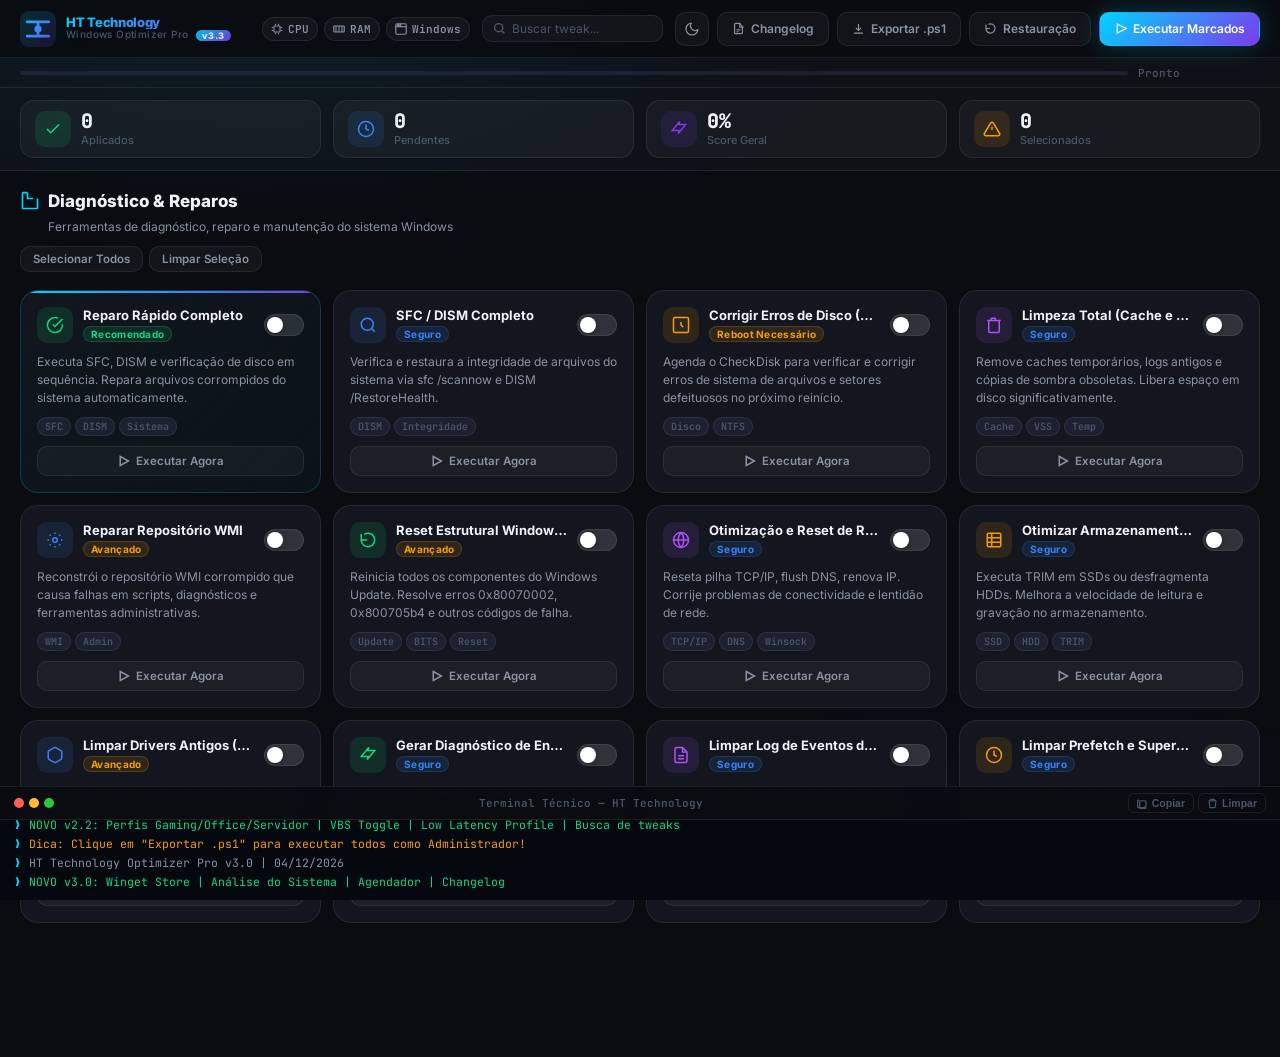
<file: index.html>
<!DOCTYPE html>
<html lang="pt-BR">
<head>
  <meta charset="UTF-8" />
  <meta name="viewport" content="width=device-width, initial-scale=1.0" />
  <meta name="description" content="HT Technology - Dashboard Premium de Otimização e Tweaks para Windows 10 e 11. Performance, Privacidade, Limpeza e muito mais. v3.3" />
  <meta name="robots" content="noindex, nofollow" />
  <title>HT Technology — Windows Optimizer Pro v3.3</title>

  <!-- Security: no external resources loaded. TODO(security): Add CSP meta tag if deployed as a web app -->
  <!-- Google Fonts via preload for performance -->
  <link rel="preconnect" href="https://fonts.googleapis.com" crossorigin />
  <link rel="preconnect" href="https://fonts.gstatic.com" crossorigin />
  <link href="https://fonts.googleapis.com/css2?family=Inter:wght@300;400;500;600;700;800;900&family=JetBrains+Mono:wght@400;500;600&display=swap" rel="stylesheet" />

  <link rel="stylesheet" href="style.css" />
</head>
<body>

  <!-- ═══════════════════════════════════ TITLEBAR ═══════════════════════════════════ -->
  <header class="titlebar" role="banner">
    <div class="titlebar-left">
      <div class="logo-group">
        <div class="logo-icon" aria-hidden="true">
          <svg viewBox="0 0 40 40" fill="none" xmlns="http://www.w3.org/2000/svg">
            <defs>
              <linearGradient id="logoGrad" x1="0" y1="0" x2="40" y2="40" gradientUnits="userSpaceOnUse">
                <stop offset="0%" stop-color="#00d4ff"/>
                <stop offset="100%" stop-color="#7c3aed"/>
              </linearGradient>
            </defs>
            <rect width="40" height="40" rx="10" fill="url(#logoGrad)" opacity="0.15"/>
            <path d="M8 12 L32 12 M20 12 L20 28 M8 28 L32 28" stroke="url(#logoGrad)" stroke-width="3" stroke-linecap="round"/>
            <circle cx="20" cy="20" r="4" fill="url(#logoGrad)"/>
          </svg>
        </div>
        <div class="logo-text">
          <span class="logo-brand">HT Technology</span>
          <span class="logo-sub">Windows Optimizer Pro <span class="version-badge">v3.3</span></span>
        </div>
      </div>

      <nav class="nav-tabs" role="navigation" aria-label="Módulos principais">
        <button class="nav-tab active" data-tab="diagnostico" id="tab-diagnostico">
          <svg viewBox="0 0 20 20" fill="none" stroke="currentColor" stroke-width="1.8"><path d="M9 2H4a1 1 0 00-1 1v14a1 1 0 001 1h12a1 1 0 001-1V9"/><polyline points="9,2 9,9 16,9"/><line x1="7" y1="13" x2="13" y2="13"/><line x1="7" y1="16" x2="10" y2="16"/></svg>
          Diagnóstico
        </button>
        <button class="nav-tab" data-tab="performance" id="tab-performance">
          <svg viewBox="0 0 20 20" fill="none" stroke="currentColor" stroke-width="1.8"><path d="M13 2L3 14h9l-1 4 10-12h-9l1-4z"/></svg>
          Performance
        </button>
        <button class="nav-tab" data-tab="privacidade" id="tab-privacidade">
          <svg viewBox="0 0 20 20" fill="none" stroke="currentColor" stroke-width="1.8"><path d="M10 2L3 6v5c0 4.42 3.02 8.55 7 9.54C14.98 19.55 18 15.42 18 11V6L10 2z"/></svg>
          Privacidade
        </button>
        <button class="nav-tab" data-tab="limpeza" id="tab-limpeza">
          <svg viewBox="0 0 20 20" fill="none" stroke="currentColor" stroke-width="1.8"><path d="M3 6h14M8 6V4h4v2M19 6l-1 12a2 2 0 01-2 2H4a2 2 0 01-2-2L1 6"/></svg>
          Limpeza
        </button>
        <button class="nav-tab" data-tab="rede" id="tab-rede">
          <svg viewBox="0 0 20 20" fill="none" stroke="currentColor" stroke-width="1.8"><circle cx="10" cy="10" r="8"/><path d="M2 10h16M10 2a15 15 0 010 16M10 2a15 15 0 000 16"/></svg>
          Rede & DNS
        </button>
        <button class="nav-tab" data-tab="gaming" id="tab-gaming">
          <svg viewBox="0 0 20 20" fill="none" stroke="currentColor" stroke-width="1.8"><rect x="2" y="5" width="16" height="11" rx="2"/><line x1="8" y1="10" x2="12" y2="10"/><line x1="10" y1="8" x2="10" y2="12"/><circle cx="14.5" cy="9.5" r="0.8" fill="currentColor"/><circle cx="14.5" cy="11.5" r="0.8" fill="currentColor"/></svg>
          Gaming
        </button>
        <button class="nav-tab" data-tab="seguranca" id="tab-seguranca">
          <svg viewBox="0 0 20 20" fill="none" stroke="currentColor" stroke-width="1.8"><rect x="3" y="11" width="14" height="8" rx="2"/><path d="M7 11V7a3 3 0 016 0v4"/></svg>
          Segurança
        </button>
        <button class="nav-tab" data-tab="sistema" id="tab-sistema">
          <svg viewBox="0 0 20 20" fill="none" stroke="currentColor" stroke-width="1.8"><circle cx="10" cy="10" r="3"/><path d="M10 2v2M10 16v2M2 10h2M16 10h2M4.22 4.22l1.42 1.42M14.36 14.36l1.42 1.42M4.22 15.78l1.42-1.42M14.36 5.64l1.42-1.42"/></svg>
          Sistema
        </button>
        <button class="nav-tab" data-tab="perfis" id="tab-perfis">
          <svg viewBox="0 0 20 20" fill="none" stroke="currentColor" stroke-width="1.8"><rect x="2" y="2" width="16" height="16" rx="3"/><path d="M7 10h6M7 6h6M7 14h4"/></svg>
          Perfis
          <span class="tab-new-badge">NOVO</span>
        </button>
        <button class="nav-tab" data-tab="winget" id="tab-winget">
          <svg viewBox="0 0 20 20" fill="none" stroke="currentColor" stroke-width="1.8"><rect x="2" y="3" width="16" height="14" rx="2"/><path d="M6 10l3 3 5-5"/></svg>
          Winget Store
          <span class="tab-new-badge v3">v3.0</span>
        </button>
        <button class="nav-tab" data-tab="analise" id="tab-analise">
          <svg viewBox="0 0 20 20" fill="none" stroke="currentColor" stroke-width="1.8"><path d="M2 16l4-6 4 4 4-8 4 6"/></svg>
          Análise
          <span class="tab-new-badge v3">v3.0</span>
        </button>
        <button class="nav-tab" data-tab="agendador" id="tab-agendador">
          <svg viewBox="0 0 20 20" fill="none" stroke="currentColor" stroke-width="1.8"><rect x="2" y="3" width="16" height="15" rx="2"/><path d="M14 1v4M6 1v4M2 8h16"/></svg>
          Agendador
          <span class="tab-new-badge v3">v3.0</span>
        </button>
      </nav>
    </div>

    <div class="titlebar-right">
      <div class="sys-info" id="sysInfo" aria-label="Informações do sistema">
        <div class="sys-chip" id="cpuBadge" title="CPU Usage">
          <svg viewBox="0 0 16 16" fill="none" stroke="currentColor" stroke-width="1.5" aria-hidden="true"><rect x="4" y="4" width="8" height="8" rx="1"/><line x1="6" y1="1" x2="6" y2="3"/><line x1="10" y1="1" x2="10" y2="3"/><line x1="6" y1="13" x2="6" y2="15"/><line x1="10" y1="13" x2="10" y2="15"/><line x1="1" y1="6" x2="3" y2="6"/><line x1="1" y1="10" x2="3" y2="10"/><line x1="13" y1="6" x2="15" y2="6"/><line x1="13" y1="10" x2="15" y2="10"/></svg>
          <span id="cpuVal">CPU</span>
        </div>
        <div class="sys-chip" id="ramBadge" title="RAM Usage">
          <svg viewBox="0 0 16 16" fill="none" stroke="currentColor" stroke-width="1.5" aria-hidden="true"><rect x="1" y="4" width="14" height="8" rx="1"/><line x1="4" y1="4" x2="4" y2="12"/><line x1="8" y1="4" x2="8" y2="12"/><line x1="12" y1="4" x2="12" y2="12"/></svg>
          <span id="ramVal">RAM</span>
        </div>
        <div class="sys-chip" id="osBadge" title="OS Version">
          <svg viewBox="0 0 16 16" fill="none" stroke="currentColor" stroke-width="1.5" aria-hidden="true"><rect x="1" y="1" width="14" height="14" rx="2"/><path d="M1 5h14"/><circle cx="4" cy="3" r="0.8" fill="currentColor"/><circle cx="7" cy="3" r="0.8" fill="currentColor"/></svg>
          <span id="osVal">Win 11</span>
        </div>
      </div>

      <!-- Barra de busca de tweaks -->
      <div class="search-wrap" role="search">
        <svg viewBox="0 0 16 16" fill="none" stroke="currentColor" stroke-width="1.8" aria-hidden="true"><circle cx="7" cy="7" r="5"/><line x1="11" y1="11" x2="14" y2="14"/></svg>
        <input type="search" class="search-input" id="tweakSearch" placeholder="Buscar tweak..." aria-label="Buscar tweaks" autocomplete="off" />
      </div>

      <div class="titlebar-actions">
        <!-- Botão de alternância de tema — ícone puro Lua / Sol -->
        <button class="btn-theme-icon" id="btnTheme"
          title="Mudar para Tema Claro ☀️"
          aria-label="Ativar tema claro">
          <!-- Lua: exibida quando tema escuro está ATIVO -->
          <svg class="icon-moon" viewBox="0 0 24 24" fill="none" stroke="currentColor" stroke-width="1.8" stroke-linecap="round" stroke-linejoin="round" aria-hidden="true">
            <path d="M21 12.79A9 9 0 1111.21 3a7 7 0 009.79 9.79z"/>
          </svg>
          <!-- Sol: exibido quando tema claro está ATIVO -->
          <svg class="icon-sun" viewBox="0 0 24 24" fill="none" stroke="currentColor" stroke-width="1.8" stroke-linecap="round" stroke-linejoin="round" aria-hidden="true">
            <circle cx="12" cy="12" r="5"/>
            <line x1="12" y1="1"  x2="12" y2="3"/>
            <line x1="12" y1="21" x2="12" y2="23"/>
            <line x1="4.22" y1="4.22"  x2="5.64" y2="5.64"/>
            <line x1="18.36" y1="18.36" x2="19.78" y2="19.78"/>
            <line x1="1"  y1="12" x2="3"  y2="12"/>
            <line x1="21" y1="12" x2="23" y2="12"/>
            <line x1="4.22"  y1="19.78" x2="5.64"  y2="18.36"/>
            <line x1="18.36" y1="5.64"  x2="19.78" y2="4.22"/>
          </svg>
        </button>

        <button class="action-btn" id="btnChangelog" title="Ver changelog de versões" aria-label="Ver changelog">
          <svg viewBox="0 0 20 20" fill="none" stroke="currentColor" stroke-width="1.8" aria-hidden="true"><path d="M12 2H6a2 2 0 00-2 2v12a2 2 0 002 2h8a2 2 0 002-2V8z"/><polyline points="12 2 12 8 18 8"/><line x1="7" y1="12" x2="13" y2="12"/><line x1="7" y1="15" x2="10" y2="15"/></svg>
          Changelog
        </button>
        <button class="action-btn" id="btnExport"
          title="Exportar tweaks selecionados como script .ps1"
          aria-label="Exportar script PowerShell">
          <svg viewBox="0 0 20 20" fill="none" stroke="currentColor" stroke-width="1.8" aria-hidden="true">
            <path d="M3 17h14M10 3v10M6 9l4 4 4-4"/>
          </svg>
          Exportar .ps1
        </button>

        <button class="action-btn" id="btnRestorePoint" title="Criar Ponto de Restauração" aria-label="Criar ponto de restauração">
          <svg viewBox="0 0 20 20" fill="none" stroke="currentColor" stroke-width="1.8"><path d="M3 10a7 7 0 1 0 4-6.33"/><polyline points="3,4 3,10 9,10"/></svg>
          Restauração
        </button>
        <button class="action-btn accent" id="btnRunAll" title="Executar todas as otimizações marcadas" aria-label="Executar otimizações selecionadas">
          <svg viewBox="0 0 20 20" fill="none" stroke="currentColor" stroke-width="1.8"><polygon points="5,3 19,10 5,17"/></svg>
          Executar Marcados
        </button>
      </div>
    </div>
  </header>

  <!-- ═══════════════════════════════ PROGRESS BAR ═══════════════════════════════ -->
  <div class="progress-strip" id="progressStrip" role="progressbar" aria-valuemin="0" aria-valuemax="100" aria-valuenow="0" aria-hidden="true">
    <div class="progress-track">
      <div class="progress-fill" id="progressFill"></div>
    </div>
    <div class="progress-label" id="progressLabel">Pronto</div>
    <span class="progress-pct" id="progressPct"></span>
  </div>

  <!-- ═══════════════════════════════ STATS HEADER ═══════════════════════════════ -->
  <section class="stats-row" aria-label="Resumo de otimizações">
    <div class="stat-card">
      <div class="stat-icon green" aria-hidden="true">
        <svg viewBox="0 0 24 24" fill="none" stroke="currentColor" stroke-width="2"><polyline points="20 6 9 17 4 12"/></svg>
      </div>
      <div class="stat-info">
        <span class="stat-number" id="statApplied">0</span>
        <span class="stat-label">Aplicados</span>
      </div>
    </div>
    <div class="stat-card">
      <div class="stat-icon blue" aria-hidden="true">
        <svg viewBox="0 0 24 24" fill="none" stroke="currentColor" stroke-width="2"><circle cx="12" cy="12" r="10"/><polyline points="12 6 12 12 16 14"/></svg>
      </div>
      <div class="stat-info">
        <span class="stat-number" id="statPending">0</span>
        <span class="stat-label">Pendentes</span>
      </div>
    </div>
    <div class="stat-card">
      <div class="stat-icon purple" aria-hidden="true">
        <svg viewBox="0 0 24 24" fill="none" stroke="currentColor" stroke-width="2"><path d="M13 2L3 14h9l-1 4 10-12h-9l1-4z"/></svg>
      </div>
      <div class="stat-info">
        <span class="stat-number" id="statScore">0%</span>
        <span class="stat-label">Score Geral</span>
      </div>
    </div>
    <div class="stat-card">
      <div class="stat-icon amber" aria-hidden="true">
        <svg viewBox="0 0 24 24" fill="none" stroke="currentColor" stroke-width="2"><path d="M10.29 3.86L1.82 18a2 2 0 001.71 3h16.94a2 2 0 001.71-3L13.71 3.86a2 2 0 00-3.42 0z"/><line x1="12" y1="9" x2="12" y2="13"/><line x1="12" y1="17" x2="12.01" y2="17"/></svg>
      </div>
      <div class="stat-info">
        <span class="stat-number" id="statSelected">0</span>
        <span class="stat-label">Selecionados</span>
      </div>
    </div>
  </section>

  <!-- ═══════════════════════════════ MAIN CONTENT ═══════════════════════════════ -->
  <main class="main-content" role="main">

    <!-- ──────────── TAB: DIAGNÓSTICO & REPAROS ──────────── -->
    <section class="tab-panel active" id="panel-diagnostico" aria-labelledby="tab-diagnostico">
      <div class="panel-header">
        <h1 class="panel-title">
          <svg viewBox="0 0 24 24" fill="none" stroke="currentColor" stroke-width="2" aria-hidden="true"><path d="M9 2H4a1 1 0 00-1 1v17a1 1 0 001 1h16a1 1 0 001-1V9"/><polyline points="9,2 9,9 16,9"/></svg>
          Diagnóstico &amp; Reparos
        </h1>
        <p class="panel-desc">Ferramentas de diagnóstico, reparo e manutenção do sistema Windows</p>
        <div class="panel-actions">
          <button class="btn-select-all" data-panel="diagnostico" aria-label="Selecionar todos os tweaks do painel de diagnóstico">Selecionar Todos</button>
          <button class="btn-clear-all" data-panel="diagnostico" aria-label="Desmarcar todos os tweaks do painel de diagnóstico">Limpar Seleção</button>
        </div>
      </div>
      <div class="tweaks-grid" id="grid-diagnostico">

        <article class="tweak-card featured" data-tweak="reparo_rapido" data-panel="diagnostico">
          <div class="tweak-header">
            <div class="tweak-icon green"><svg viewBox="0 0 24 24" fill="none" stroke="currentColor" stroke-width="2"><path d="M22 11.08V12a10 10 0 1 1-5.93-9.14"/><polyline points="22 4 12 14.01 9 11.01"/></svg></div>
            <div class="tweak-meta">
              <h2 class="tweak-title">Reparo Rápido Completo</h2>
              <span class="tweak-badge recommended">Recomendado</span>
            </div>
            <label class="toggle-switch" aria-label="Ativar Reparo Rápido Completo">
              <input type="checkbox" class="tweak-toggle" data-tweak="reparo_rapido" />
              <span class="toggle-slider"></span>
            </label>
          </div>
          <p class="tweak-desc">Executa SFC, DISM e verificação de disco em sequência. Repara arquivos corrompidos do sistema automaticamente.</p>
          <div class="tweak-tags"><span class="tag">SFC</span><span class="tag">DISM</span><span class="tag">Sistema</span></div>
          <button class="tweak-run-btn" data-tweak="reparo_rapido" aria-label="Executar Reparo Rápido Completo agora">
            <svg viewBox="0 0 16 16" fill="none" stroke="currentColor" stroke-width="2"><polygon points="3,2 14,8 3,14"/></svg>
            Executar Agora
          </button>
        </article>

        <article class="tweak-card" data-tweak="sfc_dism" data-panel="diagnostico">
          <div class="tweak-header">
            <div class="tweak-icon blue"><svg viewBox="0 0 24 24" fill="none" stroke="currentColor" stroke-width="2"><circle cx="11" cy="11" r="8"/><line x1="21" y1="21" x2="16.65" y2="16.65"/></svg></div>
            <div class="tweak-meta">
              <h2 class="tweak-title">SFC / DISM Completo</h2>
              <span class="tweak-badge safe">Seguro</span>
            </div>
            <label class="toggle-switch" aria-label="Ativar SFC / DISM Completo">
              <input type="checkbox" class="tweak-toggle" data-tweak="sfc_dism" />
              <span class="toggle-slider"></span>
            </label>
          </div>
          <p class="tweak-desc">Verifica e restaura a integridade de arquivos do sistema via sfc /scannow e DISM /RestoreHealth.</p>
          <div class="tweak-tags"><span class="tag">DISM</span><span class="tag">Integridade</span></div>
          <button class="tweak-run-btn" data-tweak="sfc_dism" aria-label="Executar SFC DISM agora">
            <svg viewBox="0 0 16 16" fill="none" stroke="currentColor" stroke-width="2"><polygon points="3,2 14,8 3,14"/></svg>
            Executar Agora
          </button>
        </article>

        <article class="tweak-card" data-tweak="chkdsk" data-panel="diagnostico">
          <div class="tweak-header">
            <div class="tweak-icon amber"><svg viewBox="0 0 24 24" fill="none" stroke="currentColor" stroke-width="2"><rect x="2" y="2" width="20" height="20" rx="2"/><path d="M12 8v4l3 3"/></svg></div>
            <div class="tweak-meta">
              <h2 class="tweak-title">Corrigir Erros de Disco (ChkDsk)</h2>
              <span class="tweak-badge caution">Reboot Necessário</span>
            </div>
            <label class="toggle-switch" aria-label="Ativar Correção de Erros de Disco">
              <input type="checkbox" class="tweak-toggle" data-tweak="chkdsk" />
              <span class="toggle-slider"></span>
            </label>
          </div>
          <p class="tweak-desc">Agenda o CheckDisk para verificar e corrigir erros de sistema de arquivos e setores defeituosos no próximo reinício.</p>
          <div class="tweak-tags"><span class="tag">Disco</span><span class="tag">NTFS</span></div>
          <button class="tweak-run-btn" data-tweak="chkdsk" aria-label="Executar ChkDsk agora">
            <svg viewBox="0 0 16 16" fill="none" stroke="currentColor" stroke-width="2"><polygon points="3,2 14,8 3,14"/></svg>
            Executar Agora
          </button>
        </article>

        <article class="tweak-card" data-tweak="limpeza_cache" data-panel="diagnostico">
          <div class="tweak-header">
            <div class="tweak-icon purple"><svg viewBox="0 0 24 24" fill="none" stroke="currentColor" stroke-width="2"><polyline points="3 6 5 6 21 6"/><path d="M19 6v14a2 2 0 01-2 2H7a2 2 0 01-2-2V6m3 0V4a1 1 0 011-1h4a1 1 0 011 1v2"/></svg></div>
            <div class="tweak-meta">
              <h2 class="tweak-title">Limpeza Total (Cache e VSS)</h2>
              <span class="tweak-badge safe">Seguro</span>
            </div>
            <label class="toggle-switch" aria-label="Ativar Limpeza de Cache e VSS">
              <input type="checkbox" class="tweak-toggle" data-tweak="limpeza_cache" />
              <span class="toggle-slider"></span>
            </label>
          </div>
          <p class="tweak-desc">Remove caches temporários, logs antigos e cópias de sombra obsoletas. Libera espaço em disco significativamente.</p>
          <div class="tweak-tags"><span class="tag">Cache</span><span class="tag">VSS</span><span class="tag">Temp</span></div>
          <button class="tweak-run-btn" data-tweak="limpeza_cache" aria-label="Executar Limpeza de Cache agora">
            <svg viewBox="0 0 16 16" fill="none" stroke="currentColor" stroke-width="2"><polygon points="3,2 14,8 3,14"/></svg>
            Executar Agora
          </button>
        </article>

        <article class="tweak-card" data-tweak="reparar_wmi" data-panel="diagnostico">
          <div class="tweak-header">
            <div class="tweak-icon blue"><svg viewBox="0 0 24 24" fill="none" stroke="currentColor" stroke-width="2"><circle cx="12" cy="12" r="3"/><path d="M19.07 4.93l-1.41 1.41M6.34 17.66l-1.41 1.41M4.93 4.93l1.41 1.41M17.66 17.66l1.41 1.41M2 12h2M20 12h2M12 2v2M12 20v2"/></svg></div>
            <div class="tweak-meta">
              <h2 class="tweak-title">Reparar Repositório WMI</h2>
              <span class="tweak-badge caution">Avançado</span>
            </div>
            <label class="toggle-switch" aria-label="Ativar Reparo de WMI">
              <input type="checkbox" class="tweak-toggle" data-tweak="reparar_wmi" />
              <span class="toggle-slider"></span>
            </label>
          </div>
          <p class="tweak-desc">Reconstrói o repositório WMI corrompido que causa falhas em scripts, diagnósticos e ferramentas administrativas.</p>
          <div class="tweak-tags"><span class="tag">WMI</span><span class="tag">Admin</span></div>
          <button class="tweak-run-btn" data-tweak="reparar_wmi" aria-label="Reparar WMI agora">
            <svg viewBox="0 0 16 16" fill="none" stroke="currentColor" stroke-width="2"><polygon points="3,2 14,8 3,14"/></svg>
            Executar Agora
          </button>
        </article>

        <article class="tweak-card" data-tweak="reset_wupdate" data-panel="diagnostico">
          <div class="tweak-header">
            <div class="tweak-icon green"><svg viewBox="0 0 24 24" fill="none" stroke="currentColor" stroke-width="2"><path d="M3 12a9 9 0 1 0 4-7.5"/><polyline points="3,4 3,12 11,12"/></svg></div>
            <div class="tweak-meta">
              <h2 class="tweak-title">Reset Estrutural Windows Update</h2>
              <span class="tweak-badge caution">Avançado</span>
            </div>
            <label class="toggle-switch" aria-label="Ativar Reset do Windows Update">
              <input type="checkbox" class="tweak-toggle" data-tweak="reset_wupdate" />
              <span class="toggle-slider"></span>
            </label>
          </div>
          <p class="tweak-desc">Reinicia todos os componentes do Windows Update. Resolve erros 0x80070002, 0x800705b4 e outros códigos de falha.</p>
          <div class="tweak-tags"><span class="tag">Update</span><span class="tag">BITS</span><span class="tag">Reset</span></div>
          <button class="tweak-run-btn" data-tweak="reset_wupdate" aria-label="Resetar Windows Update agora">
            <svg viewBox="0 0 16 16" fill="none" stroke="currentColor" stroke-width="2"><polygon points="3,2 14,8 3,14"/></svg>
            Executar Agora
          </button>
        </article>

        <article class="tweak-card" data-tweak="otimizar_rede" data-panel="diagnostico">
          <div class="tweak-header">
            <div class="tweak-icon purple"><svg viewBox="0 0 24 24" fill="none" stroke="currentColor" stroke-width="2"><circle cx="12" cy="12" r="10"/><line x1="2" y1="12" x2="22" y2="12"/><path d="M12 2a15 15 0 0 1 0 20M12 2a15 15 0 0 0 0 20"/></svg></div>
            <div class="tweak-meta">
              <h2 class="tweak-title">Otimização e Reset de Rede</h2>
              <span class="tweak-badge safe">Seguro</span>
            </div>
            <label class="toggle-switch" aria-label="Ativar Otimização de Rede">
              <input type="checkbox" class="tweak-toggle" data-tweak="otimizar_rede" />
              <span class="toggle-slider"></span>
            </label>
          </div>
          <p class="tweak-desc">Reseta pilha TCP/IP, flush DNS, renova IP. Corrije problemas de conectividade e lentidão de rede.</p>
          <div class="tweak-tags"><span class="tag">TCP/IP</span><span class="tag">DNS</span><span class="tag">Winsock</span></div>
          <button class="tweak-run-btn" data-tweak="otimizar_rede" aria-label="Otimizar Rede agora">
            <svg viewBox="0 0 16 16" fill="none" stroke="currentColor" stroke-width="2"><polygon points="3,2 14,8 3,14"/></svg>
            Executar Agora
          </button>
        </article>

        <article class="tweak-card" data-tweak="trim_defrag" data-panel="diagnostico">
          <div class="tweak-header">
            <div class="tweak-icon amber"><svg viewBox="0 0 24 24" fill="none" stroke="currentColor" stroke-width="2"><rect x="3" y="3" width="18" height="18" rx="2"/><line x1="3" y1="9" x2="21" y2="9"/><line x1="3" y1="15" x2="21" y2="15"/><line x1="9" y1="3" x2="9" y2="21"/></svg></div>
            <div class="tweak-meta">
              <h2 class="tweak-title">Otimizar Armazenamento (TRIM/Defrag)</h2>
              <span class="tweak-badge safe">Seguro</span>
            </div>
            <label class="toggle-switch" aria-label="Ativar TRIM e Desfragmentação">
              <input type="checkbox" class="tweak-toggle" data-tweak="trim_defrag" />
              <span class="toggle-slider"></span>
            </label>
          </div>
          <p class="tweak-desc">Executa TRIM em SSDs ou desfragmenta HDDs. Melhora a velocidade de leitura e gravação no armazenamento.</p>
          <div class="tweak-tags"><span class="tag">SSD</span><span class="tag">HDD</span><span class="tag">TRIM</span></div>
          <button class="tweak-run-btn" data-tweak="trim_defrag" aria-label="Executar TRIM Defrag agora">
            <svg viewBox="0 0 16 16" fill="none" stroke="currentColor" stroke-width="2"><polygon points="3,2 14,8 3,14"/></svg>
            Executar Agora
          </button>
        </article>

        <article class="tweak-card" data-tweak="limpar_drivers" data-panel="diagnostico">
          <div class="tweak-header">
            <div class="tweak-icon blue"><svg viewBox="0 0 24 24" fill="none" stroke="currentColor" stroke-width="2"><path d="M21 16V8a2 2 0 00-1-1.73l-7-4a2 2 0 00-2 0l-7 4A2 2 0 003 8v8a2 2 0 001 1.73l7 4a2 2 0 002 0l7-4A2 2 0 0021 16z"/></svg></div>
            <div class="tweak-meta">
              <h2 class="tweak-title">Limpar Drivers Antigos (PNPUtil)</h2>
              <span class="tweak-badge caution">Avançado</span>
            </div>
            <label class="toggle-switch" aria-label="Ativar Limpeza de Drivers Antigos">
              <input type="checkbox" class="tweak-toggle" data-tweak="limpar_drivers" />
              <span class="toggle-slider"></span>
            </label>
          </div>
          <p class="tweak-desc">Remove drivers obsoletos do repositório do Windows. Reduz conflitos e libera espaço no diretório de drivers.</p>
          <div class="tweak-tags"><span class="tag">Drivers</span><span class="tag">PNP</span></div>
          <button class="tweak-run-btn" data-tweak="limpar_drivers" aria-label="Limpar Drivers agora">
            <svg viewBox="0 0 16 16" fill="none" stroke="currentColor" stroke-width="2"><polygon points="3,2 14,8 3,14"/></svg>
            Executar Agora
          </button>
        </article>

        <article class="tweak-card" data-tweak="diagnostico_energia" data-panel="diagnostico">
          <div class="tweak-header">
            <div class="tweak-icon green"><svg viewBox="0 0 24 24" fill="none" stroke="currentColor" stroke-width="2"><path d="M13 2L3 14h9l-1 4 10-12h-9l1-4z"/></svg></div>
            <div class="tweak-meta">
              <h2 class="tweak-title">Gerar Diagnóstico de Energia/Bateria</h2>
              <span class="tweak-badge safe">Seguro</span>
            </div>
            <label class="toggle-switch" aria-label="Ativar Diagnóstico de Energia">
              <input type="checkbox" class="tweak-toggle" data-tweak="diagnostico_energia" />
              <span class="toggle-slider"></span>
            </label>
          </div>
          <p class="tweak-desc">Gera relatório detalhado de energia (powercfg /batteryreport e /energy). Identifica aplicativos que drenam bateria.</p>
          <div class="tweak-tags"><span class="tag">Energia</span><span class="tag">Bateria</span><span class="tag">Relatório</span></div>
          <button class="tweak-run-btn" data-tweak="diagnostico_energia" aria-label="Gerar Diagnóstico de Energia agora">
            <svg viewBox="0 0 16 16" fill="none" stroke="currentColor" stroke-width="2"><polygon points="3,2 14,8 3,14"/></svg>
            Executar Agora
          </button>
        </article>

        <article class="tweak-card" data-tweak="event_log" data-panel="diagnostico">
          <div class="tweak-header">
            <div class="tweak-icon purple"><svg viewBox="0 0 24 24" fill="none" stroke="currentColor" stroke-width="2"><path d="M14 2H6a2 2 0 00-2 2v16a2 2 0 002 2h12a2 2 0 002-2V8z"/><polyline points="14 2 14 8 20 8"/><line x1="16" y1="13" x2="8" y2="13"/><line x1="16" y1="17" x2="8" y2="17"/></svg></div>
            <div class="tweak-meta">
              <h2 class="tweak-title">Limpar Log de Eventos do Windows</h2>
              <span class="tweak-badge safe">Seguro</span>
            </div>
            <label class="toggle-switch" aria-label="Ativar Limpeza de Logs de Eventos">
              <input type="checkbox" class="tweak-toggle" data-tweak="event_log" />
              <span class="toggle-slider"></span>
            </label>
          </div>
          <p class="tweak-desc">Limpa todos os logs do Visualizador de Eventos. Melhora a performance e libera espaço em disco.</p>
          <div class="tweak-tags"><span class="tag">EventLog</span><span class="tag">Logs</span></div>
          <button class="tweak-run-btn" data-tweak="event_log" aria-label="Limpar logs de eventos agora">
            <svg viewBox="0 0 16 16" fill="none" stroke="currentColor" stroke-width="2"><polygon points="3,2 14,8 3,14"/></svg>
            Executar Agora
          </button>
        </article>

        <article class="tweak-card" data-tweak="prefetch" data-panel="diagnostico">
          <div class="tweak-header">
            <div class="tweak-icon amber"><svg viewBox="0 0 24 24" fill="none" stroke="currentColor" stroke-width="2"><circle cx="12" cy="12" r="10"/><polyline points="12 6 12 12 16 14"/></svg></div>
            <div class="tweak-meta">
              <h2 class="tweak-title">Limpar Prefetch e Superfetch</h2>
              <span class="tweak-badge safe">Seguro</span>
            </div>
            <label class="toggle-switch" aria-label="Ativar Limpeza de Prefetch">
              <input type="checkbox" class="tweak-toggle" data-tweak="prefetch" />
              <span class="toggle-slider"></span>
            </label>
          </div>
          <p class="tweak-desc">Remove arquivos de pré-carregamento antigos. Útil após desinstalar programas ou após limpeza geral do sistema.</p>
          <div class="tweak-tags"><span class="tag">Prefetch</span><span class="tag">Superfetch</span></div>
          <button class="tweak-run-btn" data-tweak="prefetch" aria-label="Limpar Prefetch agora">
            <svg viewBox="0 0 16 16" fill="none" stroke="currentColor" stroke-width="2"><polygon points="3,2 14,8 3,14"/></svg>
            Executar Agora
          </button>
        </article>

      </div>
    </section>

    <!-- ──────────── TAB: HARDWARE & PERFORMANCE ──────────── -->
    <section class="tab-panel" id="panel-performance" aria-labelledby="tab-performance">
      <div class="panel-header">
        <h1 class="panel-title">
          <svg viewBox="0 0 24 24" fill="none" stroke="currentColor" stroke-width="2" aria-hidden="true"><path d="M13 2L3 14h9l-1 4 10-12h-9l1-4z"/></svg>
          Hardware &amp; Performance
        </h1>
        <p class="panel-desc">Tweaks avançados de CPU, RAM, GPU e I/O para máxima performance</p>
        <div class="panel-actions">
          <button class="btn-select-all" data-panel="performance">Selecionar Todos</button>
          <button class="btn-clear-all" data-panel="performance">Limpar Seleção</button>
        </div>
      </div>
      <div class="tweaks-grid" id="grid-performance">

        <article class="tweak-card featured" data-tweak="perf_fso" data-panel="performance">
          <div class="tweak-header">
            <div class="tweak-icon green"><svg viewBox="0 0 24 24" fill="none" stroke="currentColor" stroke-width="2"><path d="M13 2L3 14h9l-1 4 10-12h-9l1-4z"/></svg></div>
            <div class="tweak-meta">
              <h2 class="tweak-title">Tweaks de Performance e FSO</h2>
              <span class="tweak-badge recommended">Recomendado</span>
            </div>
            <label class="toggle-switch" aria-label="Ativar Tweaks de Performance FSO">
              <input type="checkbox" class="tweak-toggle" data-tweak="perf_fso" />
              <span class="toggle-slider"></span>
            </label>
          </div>
          <p class="tweak-desc">Ativa Fullscreen Optimizations, GameMode, Hardware-Accelerated GPU Scheduling (HAGS) e ajusta prioridades de CPU.</p>
          <div class="tweak-tags"><span class="tag">FSO</span><span class="tag">HAGS</span><span class="tag">CPU</span><span class="tag">GPU</span></div>
          <button class="tweak-run-btn" data-tweak="perf_fso" aria-label="Executar Tweaks de Performance FSO agora">
            <svg viewBox="0 0 16 16" fill="none" stroke="currentColor" stroke-width="2"><polygon points="3,2 14,8 3,14"/></svg>
            Executar Agora
          </button>
        </article>

        <article class="tweak-card" data-tweak="latencia_rede" data-panel="performance">
          <div class="tweak-header">
            <div class="tweak-icon blue"><svg viewBox="0 0 24 24" fill="none" stroke="currentColor" stroke-width="2"><path d="M1 6s4-2 11-2 11 2 11 2"/><path d="M1 12s4-2 11-2 11 2 11 2"/><path d="M1 18s4-2 11-2 11 2 11 2"/></svg></div>
            <div class="tweak-meta">
              <h2 class="tweak-title">Otimizar Latência e Rede (Jogos)</h2>
              <span class="tweak-badge safe">Seguro</span>
            </div>
            <label class="toggle-switch" aria-label="Ativar Otimização de Latência">
              <input type="checkbox" class="tweak-toggle" data-tweak="latencia_rede" />
              <span class="toggle-slider"></span>
            </label>
          </div>
          <p class="tweak-desc">Configura QoS, desativa Nagle Algorithm, ajusta Network Throttling Index e buffer TCP para reduzir latência.</p>
          <div class="tweak-tags"><span class="tag">Ping</span><span class="tag">Nagle</span><span class="tag">QoS</span></div>
          <button class="tweak-run-btn" data-tweak="latencia_rede" aria-label="Otimizar latência de rede agora">
            <svg viewBox="0 0 16 16" fill="none" stroke="currentColor" stroke-width="2"><polygon points="3,2 14,8 3,14"/></svg>
            Executar Agora
          </button>
        </article>

        <article class="tweak-card" data-tweak="plano_max" data-panel="performance">
          <div class="tweak-header">
            <div class="tweak-icon amber"><svg viewBox="0 0 24 24" fill="none" stroke="currentColor" stroke-width="2"><circle cx="12" cy="12" r="5"/><line x1="12" y1="1" x2="12" y2="3"/><line x1="12" y1="21" x2="12" y2="23"/><line x1="4.22" y1="4.22" x2="5.64" y2="5.64"/><line x1="18.36" y1="18.36" x2="19.78" y2="19.78"/><line x1="1" y1="12" x2="3" y2="12"/><line x1="21" y1="12" x2="23" y2="12"/></svg></div>
            <div class="tweak-meta">
              <h2 class="tweak-title">Injetar Plano Desempenho Máximo</h2>
              <span class="tweak-badge caution">CPU Intensivo</span>
            </div>
            <label class="toggle-switch" aria-label="Ativar Plano de Máximo Desempenho">
              <input type="checkbox" class="tweak-toggle" data-tweak="plano_max" />
              <span class="toggle-slider"></span>
            </label>
          </div>
          <p class="tweak-desc">Ativa o plano de energia "Ultimate Performance" oculto do Windows. Elimina micro-stuttering e aumenta velocidade de resposta da CPU.</p>
          <div class="tweak-tags"><span class="tag">Energia</span><span class="tag">CPU</span><span class="tag">Ultimate</span></div>
          <button class="tweak-run-btn" data-tweak="plano_max" aria-label="Ativar Plano de Máximo Desempenho agora">
            <svg viewBox="0 0 16 16" fill="none" stroke="currentColor" stroke-width="2"><polygon points="3,2 14,8 3,14"/></svg>
            Executar Agora
          </button>
        </article>

        <article class="tweak-card" data-tweak="bloatwares" data-panel="performance">
          <div class="tweak-header">
            <div class="tweak-icon purple"><svg viewBox="0 0 24 24" fill="none" stroke="currentColor" stroke-width="2"><polyline points="3 6 5 6 21 6"/><path d="M19 6v14a2 2 0 01-2 2H7a2 2 0 01-2-2V6m3 0V4a1 1 0 011-1h4a1 1 0 011 1v2"/><line x1="10" y1="11" x2="10" y2="17"/><line x1="14" y1="11" x2="14" y2="17"/></svg></div>
            <div class="tweak-meta">
              <h2 class="tweak-title">Remover Bloatwares (Apps Inúteis)</h2>
              <span class="tweak-badge caution">Avançado</span>
            </div>
            <label class="toggle-switch" aria-label="Ativar Remoção de Bloatwares">
              <input type="checkbox" class="tweak-toggle" data-tweak="bloatwares" />
              <span class="toggle-slider"></span>
            </label>
          </div>
          <p class="tweak-desc">Remove Xbox, Solitaire, Cortana, Disney+, Teams, OneDrive e outros apps pré-instalados desnecessários.</p>
          <div class="tweak-tags"><span class="tag">Xbox</span><span class="tag">OneDrive</span><span class="tag">UWP</span></div>
          <button class="tweak-run-btn" data-tweak="bloatwares" aria-label="Remover Bloatwares agora">
            <svg viewBox="0 0 16 16" fill="none" stroke="currentColor" stroke-width="2"><polygon points="3,2 14,8 3,14"/></svg>
            Executar Agora
          </button>
        </article>

        <article class="tweak-card" data-tweak="inicializacao" data-panel="performance">
          <div class="tweak-header">
            <div class="tweak-icon green"><svg viewBox="0 0 24 24" fill="none" stroke="currentColor" stroke-width="2"><polyline points="9 18 15 12 9 6"/></svg></div>
            <div class="tweak-meta">
              <h2 class="tweak-title">Mitigar Apps de Inicialização (Run)</h2>
              <span class="tweak-badge safe">Seguro</span>
            </div>
            <label class="toggle-switch" aria-label="Ativar Mitigação de Apps de Inicialização">
              <input type="checkbox" class="tweak-toggle" data-tweak="inicializacao" />
              <span class="toggle-slider"></span>
            </label>
          </div>
          <p class="tweak-desc">Desativa aplicativos desnecessários que iniciam com o Windows, reduzindo o tempo de boot significativamente.</p>
          <div class="tweak-tags"><span class="tag">Startup</span><span class="tag">Boot</span><span class="tag">Run</span></div>
          <button class="tweak-run-btn" data-tweak="inicializacao" aria-label="Mitigar Apps de Inicialização agora">
            <svg viewBox="0 0 16 16" fill="none" stroke="currentColor" stroke-width="2"><polygon points="3,2 14,8 3,14"/></svg>
            Executar Agora
          </button>
        </article>

        <article class="tweak-card" data-tweak="config_maquina" data-panel="performance">
          <div class="tweak-header">
            <div class="tweak-icon blue"><svg viewBox="0 0 24 24" fill="none" stroke="currentColor" stroke-width="2"><rect x="3" y="3" width="18" height="18" rx="2"/><line x1="3" y1="9" x2="21" y2="9"/><line x1="9" y1="21" x2="9" y2="9"/></svg></div>
            <div class="tweak-meta">
              <h2 class="tweak-title">Configuração da Máquina (msconfig)</h2>
              <span class="tweak-badge caution">Avançado</span>
            </div>
            <label class="toggle-switch" aria-label="Ativar Configuração da Máquina">
              <input type="checkbox" class="tweak-toggle" data-tweak="config_maquina" />
              <span class="toggle-slider"></span>
            </label>
          </div>
          <p class="tweak-desc">Otimiza configurações do MSCONFIG, ajusta número de processadores no boot e habilita boot rápido.</p>
          <div class="tweak-tags"><span class="tag">msconfig</span><span class="tag">Boot</span><span class="tag">CPU Cores</span></div>
          <button class="tweak-run-btn" data-tweak="config_maquina" aria-label="Configurar Máquina agora">
            <svg viewBox="0 0 16 16" fill="none" stroke="currentColor" stroke-width="2"><polygon points="3,2 14,8 3,14"/></svg>
            Executar Agora
          </button>
        </article>

        <article class="tweak-card" data-tweak="efeitos_visuais" data-panel="performance">
          <div class="tweak-header">
            <div class="tweak-icon amber"><svg viewBox="0 0 24 24" fill="none" stroke="currentColor" stroke-width="2"><rect x="2" y="3" width="20" height="14" rx="2"/><line x1="8" y1="21" x2="16" y2="21"/><line x1="12" y1="17" x2="12" y2="21"/></svg></div>
            <div class="tweak-meta">
              <h2 class="tweak-title">Opções de Desempenho Visual</h2>
              <span class="tweak-badge safe">Seguro</span>
            </div>
            <label class="toggle-switch" aria-label="Ativar Otimização Visual">
              <input type="checkbox" class="tweak-toggle" data-tweak="efeitos_visuais" />
              <span class="toggle-slider"></span>
            </label>
          </div>
          <p class="tweak-desc">Configura efeitos visuais para máxima performance. Desativa animações, transparências e Aero Peek desnecessários.</p>
          <div class="tweak-tags"><span class="tag">Aero</span><span class="tag">Animações</span><span class="tag">GPU</span></div>
          <button class="tweak-run-btn" data-tweak="efeitos_visuais" aria-label="Otimizar Efeitos Visuais agora">
            <svg viewBox="0 0 16 16" fill="none" stroke="currentColor" stroke-width="2"><polygon points="3,2 14,8 3,14"/></svg>
            Executar Agora
          </button>
        </article>

        <article class="tweak-card" data-tweak="sysmain" data-panel="performance">
          <div class="tweak-header">
            <div class="tweak-icon purple"><svg viewBox="0 0 24 24" fill="none" stroke="currentColor" stroke-width="2"><rect x="4" y="4" width="16" height="16" rx="2"/><rect x="9" y="9" width="6" height="6"/><line x1="9" y1="1" x2="9" y2="4"/><line x1="15" y1="1" x2="15" y2="4"/><line x1="9" y1="20" x2="9" y2="23"/><line x1="15" y1="20" x2="15" y2="23"/><line x1="20" y1="9" x2="23" y2="9"/><line x1="20" y1="14" x2="23" y2="14"/><line x1="1" y1="9" x2="4" y2="9"/><line x1="1" y1="14" x2="4" y2="14"/></svg></div>
            <div class="tweak-meta">
              <h2 class="tweak-title">Desativar SysMain (Superfetch)</h2>
              <span class="tweak-badge caution">SSD Recomendado</span>
            </div>
            <label class="toggle-switch" aria-label="Ativar Desativação do SysMain">
              <input type="checkbox" class="tweak-toggle" data-tweak="sysmain" />
              <span class="toggle-slider"></span>
            </label>
          </div>
          <p class="tweak-desc">Desativa SysMain/Superfetch que causa uso excessivo de disco em SSDs. Recomendado apenas para sistemas com SSD.</p>
          <div class="tweak-tags"><span class="tag">SysMain</span><span class="tag">RAM</span><span class="tag">Disco</span></div>
          <button class="tweak-run-btn" data-tweak="sysmain" aria-label="Desativar SysMain agora">
            <svg viewBox="0 0 16 16" fill="none" stroke="currentColor" stroke-width="2"><polygon points="3,2 14,8 3,14"/></svg>
            Executar Agora
          </button>
        </article>

        <article class="tweak-card" data-tweak="cache_ram" data-panel="performance">
          <div class="tweak-header">
            <div class="tweak-icon green"><svg viewBox="0 0 24 24" fill="none" stroke="currentColor" stroke-width="2"><rect x="1" y="4" width="22" height="16" rx="2"/><line x1="1" y1="10" x2="23" y2="10"/></svg></div>
            <div class="tweak-meta">
              <h2 class="tweak-title">Otimizar Cache da Memória RAM</h2>
              <span class="tweak-badge recommended">Recomendado</span>
            </div>
            <label class="toggle-switch" aria-label="Ativar Otimização de Cache RAM">
              <input type="checkbox" class="tweak-toggle" data-tweak="cache_ram" />
              <span class="toggle-slider"></span>
            </label>
          </div>
          <p class="tweak-desc">Ajusta Large System Cache, Clear Page File on Shutdown e otimiza o Working Set de processos em background.</p>
          <div class="tweak-tags"><span class="tag">RAM</span><span class="tag">PageFile</span><span class="tag">Cache</span></div>
          <button class="tweak-run-btn" data-tweak="cache_ram" aria-label="Otimizar Cache RAM agora">
            <svg viewBox="0 0 16 16" fill="none" stroke="currentColor" stroke-width="2"><polygon points="3,2 14,8 3,14"/></svg>
            Executar Agora
          </button>
        </article>

        <article class="tweak-card" data-tweak="energy_throttle" data-panel="performance">
          <div class="tweak-header">
            <div class="tweak-icon blue"><svg viewBox="0 0 24 24" fill="none" stroke="currentColor" stroke-width="2"><rect x="6" y="2" width="12" height="20" rx="2"/><line x1="10" y1="7" x2="14" y2="7"/><line x1="10" y1="12" x2="14" y2="12"/></svg></div>
            <div class="tweak-meta">
              <h2 class="tweak-title">Desativar Energy Throttling Global</h2>
              <span class="tweak-badge caution">Bateria Intensivo</span>
            </div>
            <label class="toggle-switch" aria-label="Ativar Desativação de Energy Throttling">
              <input type="checkbox" class="tweak-toggle" data-tweak="energy_throttle" />
              <span class="toggle-slider"></span>
            </label>
          </div>
          <p class="tweak-desc">Desativa o throttling de energia do Windows que limita performance de processos em background para economizar bateria.</p>
          <div class="tweak-tags"><span class="tag">Throttle</span><span class="tag">CPU</span><span class="tag">Energia</span></div>
          <button class="tweak-run-btn" data-tweak="energy_throttle" aria-label="Desativar Energy Throttling agora">
            <svg viewBox="0 0 16 16" fill="none" stroke="currentColor" stroke-width="2"><polygon points="3,2 14,8 3,14"/></svg>
            Executar Agora
          </button>
        </article>

        <article class="tweak-card" data-tweak="irq_affinity" data-panel="performance">
          <div class="tweak-header">
            <div class="tweak-icon amber"><svg viewBox="0 0 24 24" fill="none" stroke="currentColor" stroke-width="2"><path d="M12 2a10 10 0 0 1 10 10"/><path d="M12 22a10 10 0 0 1-10-10"/><path d="M12 12m-3 0a3 3 0 1 0 6 0 3 3 0 0 0-6 0"/></svg></div>
            <div class="tweak-meta">
              <h2 class="tweak-title">Afinidade de IRQ e MSI Mode</h2>
              <span class="tweak-badge caution">Avançado</span>
            </div>
            <label class="toggle-switch" aria-label="Ativar Afinidade de IRQ">
              <input type="checkbox" class="tweak-toggle" data-tweak="irq_affinity" />
              <span class="toggle-slider"></span>
            </label>
          </div>
          <p class="tweak-desc">Ativa MSI Mode para GPU e NIC, redistribui interrupções para reduzir latência de DPC e melhorar frametime.</p>
          <div class="tweak-tags"><span class="tag">IRQ</span><span class="tag">MSI</span><span class="tag">DPC</span></div>
          <button class="tweak-run-btn" data-tweak="irq_affinity" aria-label="Configurar IRQ MSI agora">
            <svg viewBox="0 0 16 16" fill="none" stroke="currentColor" stroke-width="2"><polygon points="3,2 14,8 3,14"/></svg>
            Executar Agora
          </button>
        </article>

        <article class="tweak-card" data-tweak="timer_resolution" data-panel="performance">
          <div class="tweak-header">
            <div class="tweak-icon purple"><svg viewBox="0 0 24 24" fill="none" stroke="currentColor" stroke-width="2"><circle cx="12" cy="12" r="10"/><polyline points="12 6 12 12 16 14"/></svg></div>
            <div class="tweak-meta">
              <h2 class="tweak-title">Timer Resolution Global (0.5ms)</h2>
              <span class="tweak-badge caution">Gaming Avançado</span>
            </div>
            <label class="toggle-switch" aria-label="Ativar Timer Resolution">
              <input type="checkbox" class="tweak-toggle" data-tweak="timer_resolution" />
              <span class="toggle-slider"></span>
            </label>
          </div>
          <p class="tweak-desc">Força resolução de timer global de 0.5ms via BCDEDIT. Reduz variação de frametime em jogos e aplicações real-time.</p>
          <div class="tweak-tags"><span class="tag">Timer</span><span class="tag">0.5ms</span><span class="tag">Frametime</span></div>
          <button class="tweak-run-btn" data-tweak="timer_resolution" aria-label="Configurar Timer Resolution agora">
            <svg viewBox="0 0 16 16" fill="none" stroke="currentColor" stroke-width="2"><polygon points="3,2 14,8 3,14"/></svg>
            Executar Agora
          </button>
        </article>

      </div>
    </section>

    <!-- ──────────── TAB: PRIVACIDADE & SISTEMA ──────────── -->
    <section class="tab-panel" id="panel-privacidade" aria-labelledby="tab-privacidade">
      <div class="panel-header">
        <h1 class="panel-title">
          <svg viewBox="0 0 24 24" fill="none" stroke="currentColor" stroke-width="2" aria-hidden="true"><path d="M12 22s8-4 8-10V5l-8-3-8 3v7c0 6 8 10 8 10z"/></svg>
          Privacidade &amp; Sistema
        </h1>
        <p class="panel-desc">Controle total sobre telemetria, rastreamento e dados enviados à Microsoft</p>
        <div class="panel-actions">
          <button class="btn-select-all" data-panel="privacidade">Selecionar Todos</button>
          <button class="btn-clear-all" data-panel="privacidade">Limpar Seleção</button>
        </div>
      </div>
      <div class="tweaks-grid" id="grid-privacidade">

        <article class="tweak-card featured" data-tweak="telemetria" data-panel="privacidade">
          <div class="tweak-header">
            <div class="tweak-icon green"><svg viewBox="0 0 24 24" fill="none" stroke="currentColor" stroke-width="2"><circle cx="12" cy="12" r="10"/><line x1="4.93" y1="4.93" x2="19.07" y2="19.07"/></svg></div>
            <div class="tweak-meta">
              <h2 class="tweak-title">Desativar Telemetria Completa</h2>
              <span class="tweak-badge recommended">Recomendado</span>
            </div>
            <label class="toggle-switch" aria-label="Ativar Desativação de Telemetria">
              <input type="checkbox" class="tweak-toggle" data-tweak="telemetria" />
              <span class="toggle-slider"></span>
            </label>
          </div>
          <p class="tweak-desc">Desativa DiagTrack, Connected User Experiences, DataCollection e todos os serviços de telemetria da Microsoft.</p>
          <div class="tweak-tags"><span class="tag">DiagTrack</span><span class="tag">Telemetria</span><span class="tag">GDPR</span></div>
          <button class="tweak-run-btn" data-tweak="telemetria" aria-label="Desativar Telemetria agora">
            <svg viewBox="0 0 16 16" fill="none" stroke="currentColor" stroke-width="2"><polygon points="3,2 14,8 3,14"/></svg>
            Executar Agora
          </button>
        </article>

        <article class="tweak-card" data-tweak="experiencia_usuario" data-panel="privacidade">
          <div class="tweak-header">
            <div class="tweak-icon blue"><svg viewBox="0 0 24 24" fill="none" stroke="currentColor" stroke-width="2"><path d="M20 21v-2a4 4 0 00-4-4H8a4 4 0 00-4 4v2"/><circle cx="12" cy="7" r="4"/></svg></div>
            <div class="tweak-meta">
              <h2 class="tweak-title">Desativar Experiência e Promos</h2>
              <span class="tweak-badge safe">Seguro</span>
            </div>
            <label class="toggle-switch" aria-label="Ativar Desativação de Experiência e Promos">
              <input type="checkbox" class="tweak-toggle" data-tweak="experiencia_usuario" />
              <span class="toggle-slider"></span>
            </label>
          </div>
          <p class="tweak-desc">Desativa sugestões de apps, promoções na tela de bloqueio, dicas do Windows e conteúdo patrocinado.</p>
          <div class="tweak-tags"><span class="tag">Promos</span><span class="tag">Sugestões</span><span class="tag">Lock Screen</span></div>
          <button class="tweak-run-btn" data-tweak="experiencia_usuario" aria-label="Desativar Experiência e Promos agora">
            <svg viewBox="0 0 16 16" fill="none" stroke="currentColor" stroke-width="2"><polygon points="3,2 14,8 3,14"/></svg>
            Executar Agora
          </button>
        </article>

        <article class="tweak-card" data-tweak="copilot_bing" data-panel="privacidade">
          <div class="tweak-header">
            <div class="tweak-icon amber"><svg viewBox="0 0 24 24" fill="none" stroke="currentColor" stroke-width="2"><path d="M21 15a2 2 0 01-2 2H7l-4 4V5a2 2 0 012-2h14a2 2 0 012 2z"/></svg></div>
            <div class="tweak-meta">
              <h2 class="tweak-title">Remover Copilot e Buscas no Bing</h2>
              <span class="tweak-badge safe">Seguro</span>
            </div>
            <label class="toggle-switch" aria-label="Ativar Remoção de Copilot e Bing">
              <input type="checkbox" class="tweak-toggle" data-tweak="copilot_bing" />
              <span class="toggle-slider"></span>
            </label>
          </div>
          <p class="tweak-desc">Remove integração do Copilot, desativa pesquisa web no menu Iniciar via Bing e bloqueia envio de consultas para a nuvem.</p>
          <div class="tweak-tags"><span class="tag">Copilot</span><span class="tag">Bing</span><span class="tag">AI</span></div>
          <button class="tweak-run-btn" data-tweak="copilot_bing" aria-label="Remover Copilot e Bing agora">
            <svg viewBox="0 0 16 16" fill="none" stroke="currentColor" stroke-width="2"><polygon points="3,2 14,8 3,14"/></svg>
            Executar Agora
          </button>
        </article>

        <article class="tweak-card" data-tweak="widgets" data-panel="privacidade">
          <div class="tweak-header">
            <div class="tweak-icon purple"><svg viewBox="0 0 24 24" fill="none" stroke="currentColor" stroke-width="2"><rect x="3" y="3" width="7" height="7"/><rect x="14" y="3" width="7" height="7"/><rect x="14" y="14" width="7" height="7"/><rect x="3" y="14" width="7" height="7"/></svg></div>
            <div class="tweak-meta">
              <h2 class="tweak-title">Remover Widgets e Clima</h2>
              <span class="tweak-badge safe">Seguro</span>
            </div>
            <label class="toggle-switch" aria-label="Ativar Remoção de Widgets">
              <input type="checkbox" class="tweak-toggle" data-tweak="widgets" />
              <span class="toggle-slider"></span>
            </label>
          </div>
          <p class="tweak-desc">Remove painel de Widgets e notícias do Windows 11. Elimina coleta de dados de notícias MSN e feeds patrocinados.</p>
          <div class="tweak-tags"><span class="tag">Widgets</span><span class="tag">MSN</span><span class="tag">Notícias</span></div>
          <button class="tweak-run-btn" data-tweak="widgets" aria-label="Remover Widgets agora">
            <svg viewBox="0 0 16 16" fill="none" stroke="currentColor" stroke-width="2"><polygon points="3,2 14,8 3,14"/></svg>
            Executar Agora
          </button>
        </article>

        <article class="tweak-card" data-tweak="smartscreen" data-panel="privacidade">
          <div class="tweak-header">
            <div class="tweak-icon blue"><svg viewBox="0 0 24 24" fill="none" stroke="currentColor" stroke-width="2"><path d="M12 22s8-4 8-10V5l-8-3-8 3v7c0 6 8 10 8 10z"/><line x1="9" y1="12" x2="11" y2="14"/><line x1="15" y1="10" x2="11" y2="14"/></svg></div>
            <div class="tweak-meta">
              <h2 class="tweak-title">Desativar SmartScreen Local</h2>
              <span class="tweak-badge caution">Usuário Avançado</span>
            </div>
            <label class="toggle-switch" aria-label="Ativar Desativação do SmartScreen">
              <input type="checkbox" class="tweak-toggle" data-tweak="smartscreen" />
              <span class="toggle-slider"></span>
            </label>
          </div>
          <p class="tweak-desc">Desativa verificação online do SmartScreen que envia hash de executáveis para servidores Microsoft.</p>
          <div class="tweak-tags"><span class="tag">SmartScreen</span><span class="tag">Filtro</span></div>
          <button class="tweak-run-btn" data-tweak="smartscreen" aria-label="Desativar SmartScreen agora">
            <svg viewBox="0 0 16 16" fill="none" stroke="currentColor" stroke-width="2"><polygon points="3,2 14,8 3,14"/></svg>
            Executar Agora
          </button>
        </article>

        <article class="tweak-card" data-tweak="protecao_disco" data-panel="privacidade">
          <div class="tweak-header">
            <div class="tweak-icon green"><svg viewBox="0 0 24 24" fill="none" stroke="currentColor" stroke-width="2"><path d="M12 22s8-4 8-10V5l-8-3-8 3v7c0 6 8 10 8 10z"/></svg></div>
            <div class="tweak-meta">
              <h2 class="tweak-title">Ativar Proteção do Disco C:</h2>
              <span class="tweak-badge recommended">Recomendado</span>
            </div>
            <label class="toggle-switch" aria-label="Ativar Proteção do Disco C">
              <input type="checkbox" class="tweak-toggle" data-tweak="protecao_disco" />
              <span class="toggle-slider"></span>
            </label>
          </div>
          <p class="tweak-desc">Habilita System Protection no disco C: para permitir criação de pontos de restauração automáticos antes de atualizações.</p>
          <div class="tweak-tags"><span class="tag">Restauração</span><span class="tag">VSS</span><span class="tag">Proteção</span></div>
          <button class="tweak-run-btn" data-tweak="protecao_disco" aria-label="Ativar Proteção do Disco agora">
            <svg viewBox="0 0 16 16" fill="none" stroke="currentColor" stroke-width="2"><polygon points="3,2 14,8 3,14"/></svg>
            Executar Agora
          </button>
        </article>

        <article class="tweak-card" data-tweak="restauracao_sistema" data-panel="privacidade">
          <div class="tweak-header">
            <div class="tweak-icon amber"><svg viewBox="0 0 24 24" fill="none" stroke="currentColor" stroke-width="2"><path d="M3 12a9 9 0 1 0 4-7.5"/><polyline points="3,4 3,12 11,12"/></svg></div>
            <div class="tweak-meta">
              <h2 class="tweak-title">Abrir Restauração do Sistema</h2>
              <span class="tweak-badge safe">Seguro</span>
            </div>
            <label class="toggle-switch" aria-label="Abrir Restauração do Sistema">
              <input type="checkbox" class="tweak-toggle" data-tweak="restauracao_sistema" />
              <span class="toggle-slider"></span>
            </label>
          </div>
          <p class="tweak-desc">Abre o assistente de Restauração do Sistema para reverter configurações a um ponto anterior.</p>
          <div class="tweak-tags"><span class="tag">Restauração</span><span class="tag">Rollback</span></div>
          <button class="tweak-run-btn" data-tweak="restauracao_sistema" aria-label="Abrir Restauração do Sistema agora">
            <svg viewBox="0 0 16 16" fill="none" stroke="currentColor" stroke-width="2"><polygon points="3,2 14,8 3,14"/></svg>
            Executar Agora
          </button>
        </article>

        <article class="tweak-card" data-tweak="hibernacao_ssd" data-panel="privacidade">
          <div class="tweak-header">
            <div class="tweak-icon purple"><svg viewBox="0 0 24 24" fill="none" stroke="currentColor" stroke-width="2"><path d="M21 12.79A9 9 0 1111.21 3 7 7 0 0021 12.79z"/></svg></div>
            <div class="tweak-meta">
              <h2 class="tweak-title">Desativar Hibernação (Liberar SSD)</h2>
              <span class="tweak-badge caution">SSD Recomendado</span>
            </div>
            <label class="toggle-switch" aria-label="Ativar Desativação de Hibernação">
              <input type="checkbox" class="tweak-toggle" data-tweak="hibernacao_ssd" />
              <span class="toggle-slider"></span>
            </label>
          </div>
          <p class="tweak-desc">Desativa hibernação e remove hiberfil.sys. Libera gigabytes de espaço no SSD (equivalente ao tamanho da RAM).</p>
          <div class="tweak-tags"><span class="tag">Hibernação</span><span class="tag">hiberfil.sys</span><span class="tag">SSD</span></div>
          <button class="tweak-run-btn" data-tweak="hibernacao_ssd" aria-label="Desativar Hibernação agora">
            <svg viewBox="0 0 16 16" fill="none" stroke="currentColor" stroke-width="2"><polygon points="3,2 14,8 3,14"/></svg>
            Executar Agora
          </button>
        </article>

        <article class="tweak-card" data-tweak="historico_atividade" data-panel="privacidade">
          <div class="tweak-header">
            <div class="tweak-icon blue"><svg viewBox="0 0 24 24" fill="none" stroke="currentColor" stroke-width="2"><path d="M12 2a10 10 0 1 0 0 20 10 10 0 0 0 0-20z"/><polyline points="12 6 12 12 16 14"/></svg></div>
            <div class="tweak-meta">
              <h2 class="tweak-title">Bloquear Histórico de Atividades</h2>
              <span class="tweak-badge safe">Seguro</span>
            </div>
            <label class="toggle-switch" aria-label="Ativar Bloqueio de Histórico">
              <input type="checkbox" class="tweak-toggle" data-tweak="historico_atividade" />
              <span class="toggle-slider"></span>
            </label>
          </div>
          <p class="tweak-desc">Desativa Timeline e Activity History. Impede o Windows de coletar e enviar histórico de atividades para a Microsoft.</p>
          <div class="tweak-tags"><span class="tag">Timeline</span><span class="tag">Histórico</span><span class="tag">Sync</span></div>
          <button class="tweak-run-btn" data-tweak="historico_atividade" aria-label="Bloquear Histórico de Atividades agora">
            <svg viewBox="0 0 16 16" fill="none" stroke="currentColor" stroke-width="2"><polygon points="3,2 14,8 3,14"/></svg>
            Executar Agora
          </button>
        </article>

        <article class="tweak-card" data-tweak="advertising_id" data-panel="privacidade">
          <div class="tweak-header">
            <div class="tweak-icon green"><svg viewBox="0 0 24 24" fill="none" stroke="currentColor" stroke-width="2"><circle cx="12" cy="12" r="10"/><line x1="4.93" y1="4.93" x2="19.07" y2="19.07"/></svg></div>
            <div class="tweak-meta">
              <h2 class="tweak-title">Desativar ID de Anúncios e ID Técnico</h2>
              <span class="tweak-badge safe">Seguro</span>
            </div>
            <label class="toggle-switch" aria-label="Ativar Desativação de ID de Anúncios">
              <input type="checkbox" class="tweak-toggle" data-tweak="advertising_id" />
              <span class="toggle-slider"></span>
            </label>
          </div>
          <p class="tweak-desc">Desativa Advertising ID único por usuário e Machine ID técnico usado para rastreamento cross-device pela Microsoft.</p>
          <div class="tweak-tags"><span class="tag">Ad ID</span><span class="tag">HWID</span><span class="tag">Rastreio</span></div>
          <button class="tweak-run-btn" data-tweak="advertising_id" aria-label="Desativar ID de Anúncios agora">
            <svg viewBox="0 0 16 16" fill="none" stroke="currentColor" stroke-width="2"><polygon points="3,2 14,8 3,14"/></svg>
            Executar Agora
          </button>
        </article>

        <article class="tweak-card" data-tweak="recall_ai" data-panel="privacidade">
          <div class="tweak-header">
            <div class="tweak-icon amber"><svg viewBox="0 0 24 24" fill="none" stroke="currentColor" stroke-width="2"><path d="M1 12s4-8 11-8 11 8 11 8-4 8-11 8-11-8-11-8z"/><circle cx="12" cy="12" r="3"/></svg></div>
            <div class="tweak-meta">
              <h2 class="tweak-title">Desativar Windows Recall e AI Features</h2>
              <span class="tweak-badge recommended">Recomendado</span>
            </div>
            <label class="toggle-switch" aria-label="Ativar Desativação do Windows Recall">
              <input type="checkbox" class="tweak-toggle" data-tweak="recall_ai" />
              <span class="toggle-slider"></span>
            </label>
          </div>
          <p class="tweak-desc">Desativa Windows Recall (gravação de tela), AI Explorer e recursos que capturam snapshots da área de trabalho continuamente.</p>
          <div class="tweak-tags"><span class="tag">Recall</span><span class="tag">AI</span><span class="tag">Snapshots</span></div>
          <button class="tweak-run-btn" data-tweak="recall_ai" aria-label="Desativar Windows Recall agora">
            <svg viewBox="0 0 16 16" fill="none" stroke="currentColor" stroke-width="2"><polygon points="3,2 14,8 3,14"/></svg>
            Executar Agora
          </button>
        </article>

        <article class="tweak-card" data-tweak="location_cam" data-panel="privacidade">
          <div class="tweak-header">
            <div class="tweak-icon purple"><svg viewBox="0 0 24 24" fill="none" stroke="currentColor" stroke-width="2"><path d="M21 10c0 7-9 13-9 13s-9-6-9-13a9 9 0 0118 0z"/><circle cx="12" cy="10" r="3"/></svg></div>
            <div class="tweak-meta">
              <h2 class="tweak-title">Bloquear Localização, Câmera e Microfone</h2>
              <span class="tweak-badge safe">Seguro</span>
            </div>
            <label class="toggle-switch" aria-label="Ativar Bloqueio de Localização Câmera Microfone">
              <input type="checkbox" class="tweak-toggle" data-tweak="location_cam" />
              <span class="toggle-slider"></span>
            </label>
          </div>
          <p class="tweak-desc">Revoga permissões de acesso à localização GPS, câmera e microfone para apps UWP do sistema.</p>
          <div class="tweak-tags"><span class="tag">GPS</span><span class="tag">Câmera</span><span class="tag">Microfone</span></div>
          <button class="tweak-run-btn" data-tweak="location_cam" aria-label="Bloquear Localização e Câmera agora">
            <svg viewBox="0 0 16 16" fill="none" stroke="currentColor" stroke-width="2"><polygon points="3,2 14,8 3,14"/></svg>
            Executar Agora
          </button>
        </article>

      </div>
    </section>

    <!-- ──────────── TAB: LIMPEZA ──────────── -->
    <section class="tab-panel" id="panel-limpeza" aria-labelledby="tab-limpeza">
      <div class="panel-header">
        <h1 class="panel-title">
          <svg viewBox="0 0 24 24" fill="none" stroke="currentColor" stroke-width="2" aria-hidden="true"><polyline points="3 6 5 6 21 6"/><path d="M19 6v14a2 2 0 01-2 2H7a2 2 0 01-2-2V6m3 0V4a1 1 0 011-1h4a1 1 0 011 1v2"/></svg>
          Limpeza &amp; Manutenção
        </h1>
        <p class="panel-desc">Remoção profunda de arquivos temporários, lixo e dados desnecessários do sistema</p>
        <div class="panel-actions">
          <button class="btn-select-all" data-panel="limpeza">Selecionar Todos</button>
          <button class="btn-clear-all" data-panel="limpeza">Limpar Seleção</button>
        </div>
      </div>
      <div class="tweaks-grid" id="grid-limpeza">
        <article class="tweak-card featured" data-tweak="temp_system" data-panel="limpeza">
          <div class="tweak-header">
            <div class="tweak-icon green"><svg viewBox="0 0 24 24" fill="none" stroke="currentColor" stroke-width="2"><polyline points="20 6 9 17 4 12"/></svg></div>
            <div class="tweak-meta">
              <h2 class="tweak-title">Limpeza Profunda Arquivos Temporários</h2>
              <span class="tweak-badge recommended">Recomendado</span>
            </div>
            <label class="toggle-switch" aria-label="Ativar Limpeza Profunda de Arquivos Temporários">
              <input type="checkbox" class="tweak-toggle" data-tweak="temp_system" />
              <span class="toggle-slider"></span>
            </label>
          </div>
          <p class="tweak-desc">Limpa %TEMP%, C:\Windows\Temp, pasta de Downloads parciais, cache do Windows Update e arquivos .tmp/~$ e log.</p>
          <div class="tweak-tags"><span class="tag">%TEMP%</span><span class="tag">WinTemp</span><span class="tag">Cache</span></div>
          <button class="tweak-run-btn" data-tweak="temp_system" aria-label="Executar limpeza profunda agora">
            <svg viewBox="0 0 16 16" fill="none" stroke="currentColor" stroke-width="2"><polygon points="3,2 14,8 3,14"/></svg>
            Executar Agora
          </button>
        </article>
        <article class="tweak-card" data-tweak="winsxs" data-panel="limpeza">
          <div class="tweak-header">
            <div class="tweak-icon blue"><svg viewBox="0 0 24 24" fill="none" stroke="currentColor" stroke-width="2"><path d="M21 15v4a2 2 0 01-2 2H5a2 2 0 01-2-2v-4"/><polyline points="7 10 12 15 17 10"/><line x1="12" y1="15" x2="12" y2="3"/></svg></div>
            <div class="tweak-meta">
              <h2 class="tweak-title">Compactar WinSxS e ComponentStore</h2>
              <span class="tweak-badge caution">Lento</span>
            </div>
            <label class="toggle-switch" aria-label="Ativar Compactação de WinSxS">
              <input type="checkbox" class="tweak-toggle" data-tweak="winsxs" />
              <span class="toggle-slider"></span>
            </label>
          </div>
          <p class="tweak-desc">Executa DISM /Cleanup-Image /StartComponentCleanup. Remove componentes supercedidos de atualizações antigas.</p>
          <div class="tweak-tags"><span class="tag">WinSxS</span><span class="tag">DISM</span><span class="tag">Componentes</span></div>
          <button class="tweak-run-btn" data-tweak="winsxs" aria-label="Compactar WinSxS agora">
            <svg viewBox="0 0 16 16" fill="none" stroke="currentColor" stroke-width="2"><polygon points="3,2 14,8 3,14"/></svg>
            Executar Agora
          </button>
        </article>
        <article class="tweak-card" data-tweak="recycle_bin" data-panel="limpeza">
          <div class="tweak-header">
            <div class="tweak-icon amber"><svg viewBox="0 0 24 24" fill="none" stroke="currentColor" stroke-width="2"><polyline points="3 6 5 6 21 6"/><path d="M19 6v14a2 2 0 01-2 2H7a2 2 0 01-2-2V6"/></svg></div>
            <div class="tweak-meta">
              <h2 class="tweak-title">Esvaziar Lixeira e Thumbnails</h2>
              <span class="tweak-badge safe">Seguro</span>
            </div>
            <label class="toggle-switch" aria-label="Ativar Esvaziamento de Lixeira">
              <input type="checkbox" class="tweak-toggle" data-tweak="recycle_bin" />
              <span class="toggle-slider"></span>
            </label>
          </div>
          <p class="tweak-desc">Esvazia a Lixeira, limpa cache de miniaturas (thumbs.db) e ícones em todos os drives.</p>
          <div class="tweak-tags"><span class="tag">Lixeira</span><span class="tag">Thumbnails</span></div>
          <button class="tweak-run-btn" data-tweak="recycle_bin" aria-label="Esvaziar Lixeira agora">
            <svg viewBox="0 0 16 16" fill="none" stroke="currentColor" stroke-width="2"><polygon points="3,2 14,8 3,14"/></svg>
            Executar Agora
          </button>
        </article>
        <article class="tweak-card" data-tweak="browser_cache" data-panel="limpeza">
          <div class="tweak-header">
            <div class="tweak-icon purple"><svg viewBox="0 0 24 24" fill="none" stroke="currentColor" stroke-width="2"><circle cx="12" cy="12" r="10"/><line x1="2" y1="12" x2="22" y2="12"/><path d="M12 2a15 15 0 010 20M12 2a15 15 0 000 20"/></svg></div>
            <div class="tweak-meta">
              <h2 class="tweak-title">Limpar Cache de Navegadores</h2>
              <span class="tweak-badge safe">Seguro</span>
            </div>
            <label class="toggle-switch" aria-label="Ativar Limpeza de Cache de Navegadores">
              <input type="checkbox" class="tweak-toggle" data-tweak="browser_cache" />
              <span class="toggle-slider"></span>
            </label>
          </div>
          <p class="tweak-desc">Remove cache do Chrome, Edge, Firefox e Brave. Pode liberar vários GBs de espaço em disco.</p>
          <div class="tweak-tags"><span class="tag">Chrome</span><span class="tag">Edge</span><span class="tag">Firefox</span></div>
          <button class="tweak-run-btn" data-tweak="browser_cache" aria-label="Limpar Cache de Navegadores agora">
            <svg viewBox="0 0 16 16" fill="none" stroke="currentColor" stroke-width="2"><polygon points="3,2 14,8 3,14"/></svg>
            Executar Agora
          </button>
        </article>
        <article class="tweak-card" data-tweak="update_cache" data-panel="limpeza">
          <div class="tweak-header">
            <div class="tweak-icon green"><svg viewBox="0 0 24 24" fill="none" stroke="currentColor" stroke-width="2"><path d="M21 15v4a2 2 0 01-2 2H5a2 2 0 01-2-2v-4"/><polyline points="7 10 12 15 17 10"/></svg></div>
            <div class="tweak-meta">
              <h2 class="tweak-title">Limpar Cache do Windows Update</h2>
              <span class="tweak-badge safe">Seguro</span>
            </div>
            <label class="toggle-switch" aria-label="Ativar Limpeza de Cache do Windows Update">
              <input type="checkbox" class="tweak-toggle" data-tweak="update_cache" />
              <span class="toggle-slider"></span>
            </label>
          </div>
          <p class="tweak-desc">Remove pacotes de atualização baixados que ocupam espaço em SoftwareDistribution\Download.</p>
          <div class="tweak-tags"><span class="tag">WU Cache</span><span class="tag">SoftwareDistribution</span></div>
          <button class="tweak-run-btn" data-tweak="update_cache" aria-label="Limpar Cache do Windows Update agora">
            <svg viewBox="0 0 16 16" fill="none" stroke="currentColor" stroke-width="2"><polygon points="3,2 14,8 3,14"/></svg>
            Executar Agora
          </button>
        </article>
        <article class="tweak-card" data-tweak="font_cache" data-panel="limpeza">
          <div class="tweak-header">
            <div class="tweak-icon blue"><svg viewBox="0 0 24 24" fill="none" stroke="currentColor" stroke-width="2"><path d="M4 7V4h16v3"/><path d="M9 20h6"/><path d="M12 4v16"/></svg></div>
            <div class="tweak-meta">
              <h2 class="tweak-title">Reconstruir Cache de Fontes</h2>
              <span class="tweak-badge safe">Seguro</span>
            </div>
            <label class="toggle-switch" aria-label="Ativar Reconstrução de Cache de Fontes">
              <input type="checkbox" class="tweak-toggle" data-tweak="font_cache" />
              <span class="toggle-slider"></span>
            </label>
          </div>
          <p class="tweak-desc">Recria o cache de fontes do Windows. Corrige problemas de fontes borradas, corrompidas ou com renderização incorreta.</p>
          <div class="tweak-tags"><span class="tag">Fontes</span><span class="tag">DirectWrite</span></div>
          <button class="tweak-run-btn" data-tweak="font_cache" aria-label="Reconstruir Cache de Fontes agora">
            <svg viewBox="0 0 16 16" fill="none" stroke="currentColor" stroke-width="2"><polygon points="3,2 14,8 3,14"/></svg>
            Executar Agora
          </button>
        </article>
      </div>
    </section>

    <!-- ──────────── TAB: REDE & DNS ──────────── -->
    <section class="tab-panel" id="panel-rede" aria-labelledby="tab-rede">
      <div class="panel-header">
        <h1 class="panel-title">
          <svg viewBox="0 0 24 24" fill="none" stroke="currentColor" stroke-width="2" aria-hidden="true"><circle cx="12" cy="12" r="10"/><line x1="2" y1="12" x2="22" y2="12"/><path d="M12 2a15 15 0 010 20M12 2a15 15 0 000 20"/></svg>
          Rede &amp; DNS
        </h1>
        <p class="panel-desc">Otimizações avançadas de TCP/IP, DNS, QoS e conectividade de rede</p>
        <div class="panel-actions">
          <button class="btn-select-all" data-panel="rede">Selecionar Todos</button>
          <button class="btn-clear-all" data-panel="rede">Limpar Seleção</button>
        </div>
      </div>
      <div class="tweaks-grid" id="grid-rede">
        <article class="tweak-card featured" data-tweak="dns_doh" data-panel="rede">
          <div class="tweak-header">
            <div class="tweak-icon green"><svg viewBox="0 0 24 24" fill="none" stroke="currentColor" stroke-width="2"><path d="M12 22s8-4 8-10V5l-8-3-8 3v7c0 6 8 10 8 10z"/></svg></div>
            <div class="tweak-meta">
              <h2 class="tweak-title">DNS Seguro (DoH) - Cloudflare/Google</h2>
              <span class="tweak-badge recommended">Recomendado</span>
            </div>
            <label class="toggle-switch" aria-label="Ativar DNS Seguro DoH">
              <input type="checkbox" class="tweak-toggle" data-tweak="dns_doh" />
              <span class="toggle-slider"></span>
            </label>
          </div>
          <p class="tweak-desc">Configura DNS-over-HTTPS com Cloudflare (1.1.1.1) ou Google (8.8.8.8). Protege queries DNS de interceptação.</p>
          <div class="tweak-tags"><span class="tag">DoH</span><span class="tag">Cloudflare</span><span class="tag">Segurança</span></div>
          <button class="tweak-run-btn" data-tweak="dns_doh" aria-label="Configurar DNS Seguro agora">
            <svg viewBox="0 0 16 16" fill="none" stroke="currentColor" stroke-width="2"><polygon points="3,2 14,8 3,14"/></svg>
            Executar Agora
          </button>
        </article>
        <article class="tweak-card" data-tweak="tcp_autotuning" data-panel="rede">
          <div class="tweak-header">
            <div class="tweak-icon blue"><svg viewBox="0 0 24 24" fill="none" stroke="currentColor" stroke-width="2"><polyline points="22 12 18 12 15 21 9 3 6 12 2 12"/></svg></div>
            <div class="tweak-meta">
              <h2 class="tweak-title">TCP Auto-Tuning e Receive Window</h2>
              <span class="tweak-badge safe">Seguro</span>
            </div>
            <label class="toggle-switch" aria-label="Ativar TCP Auto-Tuning">
              <input type="checkbox" class="tweak-toggle" data-tweak="tcp_autotuning" />
              <span class="toggle-slider"></span>
            </label>
          </div>
          <p class="tweak-desc">Otimiza janela de recepção TCP, habilita RSC, ECN e jumbo frames para maximizar throughput em conexões de alta velocidade.</p>
          <div class="tweak-tags"><span class="tag">TCP</span><span class="tag">RWIN</span><span class="tag">ECN</span></div>
          <button class="tweak-run-btn" data-tweak="tcp_autotuning" aria-label="Configurar TCP Auto-Tuning agora">
            <svg viewBox="0 0 16 16" fill="none" stroke="currentColor" stroke-width="2"><polygon points="3,2 14,8 3,14"/></svg>
            Executar Agora
          </button>
        </article>
        <article class="tweak-card" data-tweak="ipv6_disable" data-panel="rede">
          <div class="tweak-header">
            <div class="tweak-icon amber"><svg viewBox="0 0 24 24" fill="none" stroke="currentColor" stroke-width="2"><circle cx="12" cy="12" r="10"/><line x1="4.93" y1="4.93" x2="19.07" y2="19.07"/></svg></div>
            <div class="tweak-meta">
              <h2 class="tweak-title">Desativar IPv6 (Apenas IPv4)</h2>
              <span class="tweak-badge caution">Avançado</span>
            </div>
            <label class="toggle-switch" aria-label="Ativar Desativação de IPv6">
              <input type="checkbox" class="tweak-toggle" data-tweak="ipv6_disable" />
              <span class="toggle-slider"></span>
            </label>
          </div>
          <p class="tweak-desc">Desativa IPv6 para evitar problemas de resolução de nome em redes apenas IPv4. Recomendado para ambiente corporativo.</p>
          <div class="tweak-tags"><span class="tag">IPv6</span><span class="tag">IPv4</span><span class="tag">Rede</span></div>
          <button class="tweak-run-btn" data-tweak="ipv6_disable" aria-label="Desativar IPv6 agora">
            <svg viewBox="0 0 16 16" fill="none" stroke="currentColor" stroke-width="2"><polygon points="3,2 14,8 3,14"/></svg>
            Executar Agora
          </button>
        </article>
        <article class="tweak-card" data-tweak="network_adapter" data-panel="rede">
          <div class="tweak-header">
            <div class="tweak-icon purple"><svg viewBox="0 0 24 24" fill="none" stroke="currentColor" stroke-width="2"><rect x="2" y="2" width="20" height="8" rx="2"/><rect x="2" y="14" width="20" height="8" rx="2"/><line x1="6" y1="6" x2="6.01" y2="6"/><line x1="6" y1="18" x2="6.01" y2="18"/></svg></div>
            <div class="tweak-meta">
              <h2 class="tweak-title">Tweaks Avançados de Adaptador de Rede</h2>
              <span class="tweak-badge caution">Avançado</span>
            </div>
            <label class="toggle-switch" aria-label="Ativar Tweaks de Adaptador de Rede">
              <input type="checkbox" class="tweak-toggle" data-tweak="network_adapter" />
              <span class="toggle-slider"></span>
            </label>
          </div>
          <p class="tweak-desc">Desativa offloading desnecessário, ajusta interrupt moderation e buffer de NIC para menor latência.</p>
          <div class="tweak-tags"><span class="tag">NIC</span><span class="tag">Offload</span><span class="tag">Buffer</span></div>
          <button class="tweak-run-btn" data-tweak="network_adapter" aria-label="Configurar Adaptador de Rede agora">
            <svg viewBox="0 0 16 16" fill="none" stroke="currentColor" stroke-width="2"><polygon points="3,2 14,8 3,14"/></svg>
            Executar Agora
          </button>
        </article>
        <article class="tweak-card" data-tweak="firewall_rules" data-panel="rede">
          <div class="tweak-header">
            <div class="tweak-icon green"><svg viewBox="0 0 24 24" fill="none" stroke="currentColor" stroke-width="2"><rect x="3" y="11" width="18" height="11" rx="2"/><path d="M7 11V7a5 5 0 0110 0v4"/></svg></div>
            <div class="tweak-meta">
              <h2 class="tweak-title">Regras de Firewall Anti-Telemetria</h2>
              <span class="tweak-badge safe">Seguro</span>
            </div>
            <label class="toggle-switch" aria-label="Ativar Regras Anti-Telemetria do Firewall">
              <input type="checkbox" class="tweak-toggle" data-tweak="firewall_rules" />
              <span class="toggle-slider"></span>
            </label>
          </div>
          <p class="tweak-desc">Cria regras no Windows Firewall para bloquear IPs de telemetria da Microsoft: vortex.data.microsoft.com, watson.telemetry.microsoft.com.</p>
          <div class="tweak-tags"><span class="tag">Firewall</span><span class="tag">Block</span><span class="tag">Telemetria</span></div>
          <button class="tweak-run-btn" data-tweak="firewall_rules" aria-label="Aplicar Regras de Firewall agora">
            <svg viewBox="0 0 16 16" fill="none" stroke="currentColor" stroke-width="2"><polygon points="3,2 14,8 3,14"/></svg>
            Executar Agora
          </button>
        </article>
      </div>
    </section>

    <!-- ──────────── TAB: GAMING ──────────── -->
    <section class="tab-panel" id="panel-gaming" aria-labelledby="tab-gaming">
      <div class="panel-header">
        <h1 class="panel-title">
          <svg viewBox="0 0 24 24" fill="none" stroke="currentColor" stroke-width="2" aria-hidden="true"><rect x="2" y="5" width="20" height="14" rx="2"/><line x1="8" y1="12" x2="12" y2="12"/><line x1="10" y1="10" x2="10" y2="14"/><circle cx="16" cy="11" r="1" fill="currentColor"/><circle cx="18" cy="13" r="1" fill="currentColor"/></svg>
          Gaming &amp; FPS
        </h1>
        <p class="panel-desc">Otimizações específicas para máxima performance em jogos — menos stutter, mais FPS</p>
        <div class="panel-actions">
          <button class="btn-select-all" data-panel="gaming">Selecionar Todos</button>
          <button class="btn-clear-all" data-panel="gaming">Limpar Seleção</button>
        </div>
      </div>
      <div class="tweaks-grid" id="grid-gaming">
        <article class="tweak-card featured" data-tweak="game_mode" data-panel="gaming">
          <div class="tweak-header">
            <div class="tweak-icon green"><svg viewBox="0 0 24 24" fill="none" stroke="currentColor" stroke-width="2"><path d="M13 2L3 14h9l-1 4 10-12h-9l1-4z"/></svg></div>
            <div class="tweak-meta">
              <h2 class="tweak-title">Game Mode + HAGS Completo</h2>
              <span class="tweak-badge recommended">Recomendado</span>
            </div>
            <label class="toggle-switch" aria-label="Ativar Game Mode e HAGS">
              <input type="checkbox" class="tweak-toggle" data-tweak="game_mode" />
              <span class="toggle-slider"></span>
            </label>
          </div>
          <p class="tweak-desc">Ativa Game Mode, Hardware-Accelerated GPU Scheduling, Variable Refresh Rate e optimiza prioridade de GPU para jogos.</p>
          <div class="tweak-tags"><span class="tag">Game Mode</span><span class="tag">HAGS</span><span class="tag">VRR</span></div>
          <button class="tweak-run-btn" data-tweak="game_mode" aria-label="Ativar Game Mode e HAGS agora">
            <svg viewBox="0 0 16 16" fill="none" stroke="currentColor" stroke-width="2"><polygon points="3,2 14,8 3,14"/></svg>
            Executar Agora
          </button>
        </article>
        <article class="tweak-card" data-tweak="dx_shader" data-panel="gaming">
          <div class="tweak-header">
            <div class="tweak-icon purple"><svg viewBox="0 0 24 24" fill="none" stroke="currentColor" stroke-width="2"><polygon points="12 2 22 8.5 22 15.5 12 22 2 15.5 2 8.5"/></svg></div>
            <div class="tweak-meta">
              <h2 class="tweak-title">Limpar Cache de Shaders DirectX</h2>
              <span class="tweak-badge safe">Seguro</span>
            </div>
            <label class="toggle-switch" aria-label="Ativar Limpeza de Shaders DirectX">
              <input type="checkbox" class="tweak-toggle" data-tweak="dx_shader" />
              <span class="toggle-slider"></span>
            </label>
          </div>
          <p class="tweak-desc">Remove cache corrompido de shaders DirectX e Vulkan. Elimina crashes e stuttering causados por cache de shader antigo.</p>
          <div class="tweak-tags"><span class="tag">DirectX</span><span class="tag">Vulkan</span><span class="tag">Shaders</span></div>
          <button class="tweak-run-btn" data-tweak="dx_shader" aria-label="Limpar Cache de Shaders agora">
            <svg viewBox="0 0 16 16" fill="none" stroke="currentColor" stroke-width="2"><polygon points="3,2 14,8 3,14"/></svg>
            Executar Agora
          </button>
        </article>
        <article class="tweak-card" data-tweak="xbox_services" data-panel="gaming">
          <div class="tweak-header">
            <div class="tweak-icon amber"><svg viewBox="0 0 24 24" fill="none" stroke="currentColor" stroke-width="2"><circle cx="12" cy="12" r="10"/><line x1="4.93" y1="4.93" x2="19.07" y2="19.07"/></svg></div>
            <div class="tweak-meta">
              <h2 class="tweak-title">Remover Serviços Xbox Desnecessários</h2>
              <span class="tweak-badge caution">Avançado</span>
            </div>
            <label class="toggle-switch" aria-label="Ativar Remoção de Serviços Xbox">
              <input type="checkbox" class="tweak-toggle" data-tweak="xbox_services" />
              <span class="toggle-slider"></span>
            </label>
          </div>
          <p class="tweak-desc">Remove apps Xbox Game Bar, Xbox Identity, Xbox Accessory Management para quem não usa Xbox. Libera RAM e CPU.</p>
          <div class="tweak-tags"><span class="tag">Xbox</span><span class="tag">Game Bar</span><span class="tag">UWP</span></div>
          <button class="tweak-run-btn" data-tweak="xbox_services" aria-label="Remover Serviços Xbox agora">
            <svg viewBox="0 0 16 16" fill="none" stroke="currentColor" stroke-width="2"><polygon points="3,2 14,8 3,14"/></svg>
            Executar Agora
          </button>
        </article>
        <article class="tweak-card" data-tweak="nvidia_tweaks" data-panel="gaming">
          <div class="tweak-header">
            <div class="tweak-icon green"><svg viewBox="0 0 24 24" fill="none" stroke="currentColor" stroke-width="2"><rect x="2" y="3" width="20" height="14" rx="2"/><path d="M8 21h8M12 17v4"/></svg></div>
            <div class="tweak-meta">
              <h2 class="tweak-title">Tweaks de Registro NVIDIA/AMD</h2>
              <span class="tweak-badge caution">Avançado</span>
            </div>
            <label class="toggle-switch" aria-label="Ativar Tweaks de Registro GPU">
              <input type="checkbox" class="tweak-toggle" data-tweak="nvidia_tweaks" />
              <span class="toggle-slider"></span>
            </label>
          </div>
          <p class="tweak-desc">Aplica tweaks de registro para NVIDIA (PowerMizer, HAGS, PreRender) e AMD (Anti-Lag, Chill). Melhora FPS e reduz frametime.</p>
          <div class="tweak-tags"><span class="tag">NVIDIA</span><span class="tag">AMD</span><span class="tag">Registro</span></div>
          <button class="tweak-run-btn" data-tweak="nvidia_tweaks" aria-label="Aplicar Tweaks de GPU agora">
            <svg viewBox="0 0 16 16" fill="none" stroke="currentColor" stroke-width="2"><polygon points="3,2 14,8 3,14"/></svg>
            Executar Agora
          </button>
        </article>
        <article class="tweak-card" data-tweak="cpu_priority" data-panel="gaming">
          <div class="tweak-header">
            <div class="tweak-icon blue"><svg viewBox="0 0 24 24" fill="none" stroke="currentColor" stroke-width="2"><rect x="4" y="4" width="16" height="16" rx="2"/><rect x="9" y="9" width="6" height="6"/></svg></div>
            <div class="tweak-meta">
              <h2 class="tweak-title">Prioridade de CPU para Jogos</h2>
              <span class="tweak-badge recommended">Recomendado</span>
            </div>
            <label class="toggle-switch" aria-label="Ativar Prioridade de CPU para Jogos">
              <input type="checkbox" class="tweak-toggle" data-tweak="cpu_priority" />
              <span class="toggle-slider"></span>
            </label>
          </div>
          <p class="tweak-desc">Configura Win32PrioritySeparation para máxima prioridade de CPU para processos em foreground. Reduz micro-pauses.</p>
          <div class="tweak-tags"><span class="tag">CPU</span><span class="tag">Foreground</span><span class="tag">Priority</span></div>
          <button class="tweak-run-btn" data-tweak="cpu_priority" aria-label="Configurar Prioridade de CPU agora">
            <svg viewBox="0 0 16 16" fill="none" stroke="currentColor" stroke-width="2"><polygon points="3,2 14,8 3,14"/></svg>
            Executar Agora
          </button>
        </article>
        <article class="tweak-card" data-tweak="disable_fullscreen_opt" data-panel="gaming">
          <div class="tweak-header">
            <div class="tweak-icon amber"><svg viewBox="0 0 24 24" fill="none" stroke="currentColor" stroke-width="2"><path d="M8 3H5a2 2 0 00-2 2v3m18 0V5a2 2 0 00-2-2h-3m0 18h3a2 2 0 002-2v-3M3 16v3a2 2 0 002 2h3"/></svg></div>
            <div class="tweak-meta">
              <h2 class="tweak-title">Desativar Fullscreen Optimizations Global</h2>
              <span class="tweak-badge caution">Testar por Jogo</span>
            </div>
            <label class="toggle-switch" aria-label="Ativar Desativação de Fullscreen Optimizations">
              <input type="checkbox" class="tweak-toggle" data-tweak="disable_fullscreen_opt" />
              <span class="toggle-slider"></span>
            </label>
          </div>
          <p class="tweak-desc">Desativa Fullscreen Optimizations globalmente. Em alguns jogos pode reduzir input lag em tela cheia exclusiva.</p>
          <div class="tweak-tags"><span class="tag">Fullscreen</span><span class="tag">Exclusive</span><span class="tag">Input Lag</span></div>
          <button class="tweak-run-btn" data-tweak="disable_fullscreen_opt" aria-label="Desativar Fullscreen Optimizations agora">
            <svg viewBox="0 0 16 16" fill="none" stroke="currentColor" stroke-width="2"><polygon points="3,2 14,8 3,14"/></svg>
            Executar Agora
          </button>
        </article>
      </div>
    </section>

    <!-- ──────────── TAB: SEGURANÇA ──────────── -->
    <section class="tab-panel" id="panel-seguranca" aria-labelledby="tab-seguranca">
      <div class="panel-header">
        <h1 class="panel-title">
          <svg viewBox="0 0 24 24" fill="none" stroke="currentColor" stroke-width="2" aria-hidden="true"><rect x="3" y="11" width="18" height="11" rx="2"/><path d="M7 11V7a5 5 0 0110 0v4"/></svg>
          Segurança &amp; Proteção
        </h1>
        <p class="panel-desc">Hardening de segurança, proteção contra malware e configurações de defesa do Windows</p>
        <div class="panel-actions">
          <button class="btn-select-all" data-panel="seguranca">Selecionar Todos</button>
          <button class="btn-clear-all" data-panel="seguranca">Limpar Seleção</button>
        </div>
      </div>
      <div class="tweaks-grid" id="grid-seguranca">
        <article class="tweak-card featured" data-tweak="defender_update" data-panel="seguranca">
          <div class="tweak-header">
            <div class="tweak-icon green"><svg viewBox="0 0 24 24" fill="none" stroke="currentColor" stroke-width="2"><path d="M12 22s8-4 8-10V5l-8-3-8 3v7c0 6 8 10 8 10z"/><polyline points="9 12 11 14 15 10"/></svg></div>
            <div class="tweak-meta">
              <h2 class="tweak-title">Atualizar Definições do Windows Defender</h2>
              <span class="tweak-badge recommended">Recomendado</span>
            </div>
            <label class="toggle-switch" aria-label="Ativar Atualização do Windows Defender">
              <input type="checkbox" class="tweak-toggle" data-tweak="defender_update" />
              <span class="toggle-slider"></span>
            </label>
          </div>
          <p class="tweak-desc">Força atualização das definições de vírus e spyware do Windows Defender para a versão mais recente.</p>
          <div class="tweak-tags"><span class="tag">Defender</span><span class="tag">Antivírus</span><span class="tag">Definições</span></div>
          <button class="tweak-run-btn" data-tweak="defender_update" aria-label="Atualizar Defender agora">
            <svg viewBox="0 0 16 16" fill="none" stroke="currentColor" stroke-width="2"><polygon points="3,2 14,8 3,14"/></svg>
            Executar Agora
          </button>
        </article>
        <article class="tweak-card" data-tweak="uac_level" data-panel="seguranca">
          <div class="tweak-header">
            <div class="tweak-icon blue"><svg viewBox="0 0 24 24" fill="none" stroke="currentColor" stroke-width="2"><path d="M20 21v-2a4 4 0 00-4-4H8a4 4 0 00-4 4v2"/><circle cx="12" cy="7" r="4"/><line x1="12" y1="11" x2="12" y2="16"/><line x1="9" y1="14" x2="15" y2="14"/></svg></div>
            <div class="tweak-meta">
              <h2 class="tweak-title">Configurar Nível de UAC</h2>
              <span class="tweak-badge safe">Seguro</span>
            </div>
            <label class="toggle-switch" aria-label="Ativar Configuração de UAC">
              <input type="checkbox" class="tweak-toggle" data-tweak="uac_level" />
              <span class="toggle-slider"></span>
            </label>
          </div>
          <p class="tweak-desc">Define o nível do Controle de Conta de Usuário (UAC) para o nível recomendado - notifica apenas em alterações do sistema.</p>
          <div class="tweak-tags"><span class="tag">UAC</span><span class="tag">Admin</span><span class="tag">Permissões</span></div>
          <button class="tweak-run-btn" data-tweak="uac_level" aria-label="Configurar UAC agora">
            <svg viewBox="0 0 16 16" fill="none" stroke="currentColor" stroke-width="2"><polygon points="3,2 14,8 3,14"/></svg>
            Executar Agora
          </button>
        </article>
        <article class="tweak-card" data-tweak="exploit_protection" data-panel="seguranca">
          <div class="tweak-header">
            <div class="tweak-icon amber"><svg viewBox="0 0 24 24" fill="none" stroke="currentColor" stroke-width="2"><path d="M10.29 3.86L1.82 18a2 2 0 001.71 3h16.94a2 2 0 001.71-3L13.71 3.86a2 2 0 00-3.42 0z"/><line x1="12" y1="9" x2="12" y2="13"/><line x1="12" y1="17" x2="12.01" y2="17"/></svg></div>
            <div class="tweak-meta">
              <h2 class="tweak-title">Habilitar Exploit Protection</h2>
              <span class="tweak-badge safe">Seguro</span>
            </div>
            <label class="toggle-switch" aria-label="Ativar Exploit Protection">
              <input type="checkbox" class="tweak-toggle" data-tweak="exploit_protection" />
              <span class="toggle-slider"></span>
            </label>
          </div>
          <p class="tweak-desc">Ativa mitigações de exploit: DEP, ASLR, SEHOP, Control Flow Guard. Aumenta resistência a ataques de memória.</p>
          <div class="tweak-tags"><span class="tag">DEP</span><span class="tag">ASLR</span><span class="tag">CFG</span></div>
          <button class="tweak-run-btn" data-tweak="exploit_protection" aria-label="Habilitar Exploit Protection agora">
            <svg viewBox="0 0 16 16" fill="none" stroke="currentColor" stroke-width="2"><polygon points="3,2 14,8 3,14"/></svg>
            Executar Agora
          </button>
        </article>
        <article class="tweak-card" data-tweak="rdp_disable" data-panel="seguranca">
          <div class="tweak-header">
            <div class="tweak-icon purple"><svg viewBox="0 0 24 24" fill="none" stroke="currentColor" stroke-width="2"><rect x="2" y="3" width="20" height="14" rx="2"/><line x1="8" y1="21" x2="16" y2="21"/><line x1="12" y1="17" x2="12" y2="21"/><line x1="4.93" y1="4.93" x2="19.07" y2="19.07"/></svg></div>
            <div class="tweak-meta">
              <h2 class="tweak-title">Desativar RDP (Área de Trabalho Remota)</h2>
              <span class="tweak-badge safe">Seguro</span>
            </div>
            <label class="toggle-switch" aria-label="Ativar Desativação de RDP">
              <input type="checkbox" class="tweak-toggle" data-tweak="rdp_disable" />
              <span class="toggle-slider"></span>
            </label>
          </div>
          <p class="tweak-desc">Desativa Remote Desktop Protocol para reduzir superfície de ataque. Ideal para máquinas pessoais sem acesso remoto.</p>
          <div class="tweak-tags"><span class="tag">RDP</span><span class="tag">Remoto</span><span class="tag">Porta 3389</span></div>
          <button class="tweak-run-btn" data-tweak="rdp_disable" aria-label="Desativar RDP agora">
            <svg viewBox="0 0 16 16" fill="none" stroke="currentColor" stroke-width="2"><polygon points="3,2 14,8 3,14"/></svg>
            Executar Agora
          </button>
        </article>
      </div>
    </section>

    <!-- ──────────── TAB: SISTEMA ──────────── -->
    <section class="tab-panel" id="panel-sistema" aria-labelledby="tab-sistema">
      <div class="panel-header">
        <h1 class="panel-title">
          <svg viewBox="0 0 24 24" fill="none" stroke="currentColor" stroke-width="2" aria-hidden="true"><circle cx="12" cy="12" r="3"/><path d="M19.07 4.93l-1.41 1.41M6.34 17.66l-1.41 1.41M4.93 4.93l1.41 1.41M17.66 17.66l1.41 1.41M2 12h2M20 12h2M12 2v2M12 20v2"/></svg>
          Sistema &amp; Interface
        </h1>
        <p class="panel-desc">Configurações de interface, registro e comportamento geral do sistema operacional</p>
        <div class="panel-actions">
          <button class="btn-select-all" data-panel="sistema">Selecionar Todos</button>
          <button class="btn-clear-all" data-panel="sistema">Limpar Seleção</button>
        </div>
      </div>
      <div class="tweaks-grid" id="grid-sistema">
        <article class="tweak-card featured" data-tweak="dark_mode" data-panel="sistema">
          <div class="tweak-header">
            <div class="tweak-icon purple"><svg viewBox="0 0 24 24" fill="none" stroke="currentColor" stroke-width="2"><path d="M21 12.79A9 9 0 1 1 11.21 3 7 7 0 0 0 21 12.79z"/></svg></div>
            <div class="tweak-meta">
              <h2 class="tweak-title">Forçar Modo Escuro Global</h2>
              <span class="tweak-badge recommended">Recomendado</span>
            </div>
            <label class="toggle-switch" aria-label="Ativar Modo Escuro Global">
              <input type="checkbox" class="tweak-toggle" data-tweak="dark_mode" />
              <span class="toggle-slider"></span>
            </label>
          </div>
          <p class="tweak-desc">Ativa tema escuro para Sistema e Aplicativos via registro. Sincroniza modo escuro em todo o Windows.</p>
          <div class="tweak-tags"><span class="tag">Dark Mode</span><span class="tag">Tema</span><span class="tag">UI</span></div>
          <button class="tweak-run-btn" data-tweak="dark_mode" aria-label="Forçar Modo Escuro agora">
            <svg viewBox="0 0 16 16" fill="none" stroke="currentColor" stroke-width="2"><polygon points="3,2 14,8 3,14"/></svg>
            Executar Agora
          </button>
        </article>
        <article class="tweak-card" data-tweak="taskbar_clean" data-panel="sistema">
          <div class="tweak-header">
            <div class="tweak-icon blue"><svg viewBox="0 0 24 24" fill="none" stroke="currentColor" stroke-width="2"><rect x="3" y="17" width="18" height="4" rx="1"/><path d="M3 13h18M8 17V13M16 17V13"/></svg></div>
            <div class="tweak-meta">
              <h2 class="tweak-title">Limpar e Centralizar Barra de Tarefas</h2>
              <span class="tweak-badge safe">Seguro</span>
            </div>
            <label class="toggle-switch" aria-label="Ativar Limpeza da Barra de Tarefas">
              <input type="checkbox" class="tweak-toggle" data-tweak="taskbar_clean" />
              <span class="toggle-slider"></span>
            </label>
          </div>
          <p class="tweak-desc">Remove ícones desnecessários da Taskbar, ajusta posição e limpa área de notificação do sistema.</p>
          <div class="tweak-tags"><span class="tag">Taskbar</span><span class="tag">Systray</span><span class="tag">UI</span></div>
          <button class="tweak-run-btn" data-tweak="taskbar_clean" aria-label="Limpar Barra de Tarefas agora">
            <svg viewBox="0 0 16 16" fill="none" stroke="currentColor" stroke-width="2"><polygon points="3,2 14,8 3,14"/></svg>
            Executar Agora
          </button>
        </article>
        <article class="tweak-card" data-tweak="context_menu" data-panel="sistema">
          <div class="tweak-header">
            <div class="tweak-icon amber"><svg viewBox="0 0 24 24" fill="none" stroke="currentColor" stroke-width="2"><line x1="8" y1="6" x2="21" y2="6"/><line x1="8" y1="12" x2="21" y2="12"/><line x1="8" y1="18" x2="21" y2="18"/><line x1="3" y1="6" x2="3.01" y2="6"/><line x1="3" y1="12" x2="3.01" y2="12"/><line x1="3" y1="18" x2="3.01" y2="18"/></svg></div>
            <div class="tweak-meta">
              <h2 class="tweak-title">Menu de Contexto Clássico (Win 10 Style)</h2>
              <span class="tweak-badge safe">Seguro</span>
            </div>
            <label class="toggle-switch" aria-label="Ativar Menu de Contexto Clássico">
              <input type="checkbox" class="tweak-toggle" data-tweak="context_menu" />
              <span class="toggle-slider"></span>
            </label>
          </div>
          <p class="tweak-desc">Restaura o menu de contexto completo do Windows 10 no Explorer do Windows 11 (sem "Mostrar mais opções").</p>
          <div class="tweak-tags"><span class="tag">Context Menu</span><span class="tag">Explorer</span><span class="tag">Win 11</span></div>
          <button class="tweak-run-btn" data-tweak="context_menu" aria-label="Restaurar Menu de Contexto Clássico agora">
            <svg viewBox="0 0 16 16" fill="none" stroke="currentColor" stroke-width="2"><polygon points="3,2 14,8 3,14"/></svg>
            Executar Agora
          </button>
        </article>
        <article class="tweak-card" data-tweak="num_lock" data-panel="sistema">
          <div class="tweak-header">
            <div class="tweak-icon green"><svg viewBox="0 0 24 24" fill="none" stroke="currentColor" stroke-width="2"><rect x="2" y="4" width="20" height="16" rx="2"/><path d="M7 8v4M7 16h2M12 8v8M17 8l-2 4 2 4"/></svg></div>
            <div class="tweak-meta">
              <h2 class="tweak-title">NumLock Ativo na Inicialização</h2>
              <span class="tweak-badge safe">Seguro</span>
            </div>
            <label class="toggle-switch" aria-label="Ativar NumLock na Inicialização">
              <input type="checkbox" class="tweak-toggle" data-tweak="num_lock" />
              <span class="toggle-slider"></span>
            </label>
          </div>
          <p class="tweak-desc">Mantém NumLock ativado automaticamente em toda inicialização do Windows via registro.</p>
          <div class="tweak-tags"><span class="tag">NumLock</span><span class="tag">Teclado</span><span class="tag">Boot</span></div>
          <button class="tweak-run-btn" data-tweak="num_lock" aria-label="Ativar NumLock no Boot agora">
            <svg viewBox="0 0 16 16" fill="none" stroke="currentColor" stroke-width="2"><polygon points="3,2 14,8 3,14"/></svg>
            Executar Agora
          </button>
        </article>
        <article class="tweak-card" data-tweak="show_extensions" data-panel="sistema">
          <div class="tweak-header">
            <div class="tweak-icon purple"><svg viewBox="0 0 24 24" fill="none" stroke="currentColor" stroke-width="2"><path d="M14 2H6a2 2 0 00-2 2v16a2 2 0 002 2h12a2 2 0 002-2V8z"/><polyline points="14 2 14 8 20 8"/></svg></div>
            <div class="tweak-meta">
              <h2 class="tweak-title">Exibir Extensões de Arquivo e Pastas Ocultas</h2>
              <span class="tweak-badge recommended">Recomendado</span>
            </div>
            <label class="toggle-switch" aria-label="Ativar Exibição de Extensões de Arquivo">
              <input type="checkbox" class="tweak-toggle" data-tweak="show_extensions" />
              <span class="toggle-slider"></span>
            </label>
          </div>
          <p class="tweak-desc">Exibe extensões de arquivo ocultas e pastas de sistema. Essencial para segurança e gerenciamento de arquivos.</p>
          <div class="tweak-tags"><span class="tag">Explorer</span><span class="tag">Extensões</span><span class="tag">Segurança</span></div>
          <button class="tweak-run-btn" data-tweak="show_extensions" aria-label="Exibir Extensões de Arquivo agora">
            <svg viewBox="0 0 16 16" fill="none" stroke="currentColor" stroke-width="2"><polygon points="3,2 14,8 3,14"/></svg>
            Executar Agora
          </button>
        </article>
        <article class="tweak-card" data-tweak="auto_updates" data-panel="sistema">
          <div class="tweak-header">
            <div class="tweak-icon amber"><svg viewBox="0 0 24 24" fill="none" stroke="currentColor" stroke-width="2"><path d="M3 12a9 9 0 0 0 9 9 9 9 0 0 0 9-9"/><path d="M21 3l-3 3-3-3"/></svg></div>
            <div class="tweak-meta">
              <h2 class="tweak-title">Configurar Atualizações Automáticas</h2>
              <span class="tweak-badge caution">Avançado</span>
            </div>
            <label class="toggle-switch" aria-label="Ativar Configuração de Atualizações Automáticas">
              <input type="checkbox" class="tweak-toggle" data-tweak="auto_updates" />
              <span class="toggle-slider"></span>
            </label>
          </div>
          <p class="tweak-desc">Configura Windows Update para notificar antes de baixar. Mantém controle sobre quando instalar atualizações.</p>
          <div class="tweak-tags"><span class="tag">Updates</span><span class="tag">WU</span><span class="tag">Notificação</span></div>
          <button class="tweak-run-btn" data-tweak="auto_updates" aria-label="Configurar Atualizações Automáticas agora">
            <svg viewBox="0 0 16 16" fill="none" stroke="currentColor" stroke-width="2"><polygon points="3,2 14,8 3,14"/></svg>
            Executar Agora
          </button>
        </article>
      </div>
    </section>

    <!-- ──────────── TAB: PERFIS ──────────── -->
    <section class="tab-panel" id="panel-perfis" aria-labelledby="tab-perfis">
      <div class="panel-header">
        <h1 class="panel-title">
          <svg viewBox="0 0 24 24" fill="none" stroke="currentColor" stroke-width="2" aria-hidden="true"><rect x="2" y="2" width="20" height="20" rx="4"/><path d="M7 12h10M7 7h10M7 17h6"/></svg>
          Perfis de Otimização
          <span class="badge-new-inline">NOVO v2.2</span>
        </h1>
        <p class="panel-desc">Aplique conjuntos predefinidos de tweaks com um clique — Gaming, Office ou Servidor</p>
      </div>

      <!-- PERFIS CARDS -->
      <div class="profiles-grid">

        <!-- GAMING -->
        <div class="profile-card gaming-card" id="profileGaming">
          <div class="profile-header">
            <div class="profile-icon">
              <svg viewBox="0 0 32 32" fill="none" stroke="currentColor" stroke-width="2"><rect x="2" y="7" width="28" height="18" rx="4"/><line x1="10" y1="16" x2="16" y2="16"/><line x1="13" y1="13" x2="13" y2="19"/><circle cx="22" cy="14" r="1.5" fill="currentColor"/><circle cx="25" cy="17" r="1.5" fill="currentColor"/></svg>
            </div>
            <div class="profile-info">
              <h2 class="profile-title">Gaming Pro</h2>
              <span class="profile-subtitle">Máximo FPS e mínima latência</span>
            </div>
            <div class="profile-badge">12 tweaks</div>
          </div>
          <p class="profile-desc">Ativa Game Mode, HAGS, Timer Resolution, desativa energy throttling, remove Xbox bloatware, otimiza prioridade de CPU e GPU. Ideal para gamers que querem cada frame possível.</p>
          <div class="profile-tweaks">
            <span class="ptag">Game Mode</span><span class="ptag">HAGS</span><span class="ptag">Timer 0.5ms</span><span class="ptag">CPU Priority</span><span class="ptag">VBS Toggle</span><span class="ptag">GPU Tweaks</span><span class="ptag">DirectX Cache</span><span class="ptag">Energy Throttle</span><span class="ptag">Low Latency</span><span class="ptag">FSO</span><span class="ptag">Plano Ultimate</span><span class="ptag">QoS Off</span>
          </div>
          <div class="profile-score">
            <div class="score-ring" data-score="92">
              <svg viewBox="0 0 60 60"><circle cx="30" cy="30" r="24" fill="none" stroke="rgba(255,255,255,.1)" stroke-width="5"/><circle cx="30" cy="30" r="24" fill="none" stroke="#10d97e" stroke-width="5" stroke-dasharray="138.2" stroke-dashoffset="11.1" stroke-linecap="round" transform="rotate(-90 30 30)"/></svg>
              <span class="score-val">92</span>
            </div>
            <div class="score-info"><span class="score-label">Score Gaming</span><span class="score-sub">Estimado após aplicar</span></div>
          </div>
          <button class="btn-profile-apply" id="btnApplyGaming" data-profile="gaming">
            <svg viewBox="0 0 16 16" fill="none" stroke="currentColor" stroke-width="2"><polygon points="3,2 14,8 3,14"/></svg>
            Aplicar Perfil Gaming
          </button>
        </div>

        <!-- OFFICE -->
        <div class="profile-card office-card" id="profileOffice">
          <div class="profile-header">
            <div class="profile-icon">
              <svg viewBox="0 0 32 32" fill="none" stroke="currentColor" stroke-width="2"><rect x="4" y="3" width="24" height="26" rx="2"/><line x1="9" y1="10" x2="23" y2="10"/><line x1="9" y1="15" x2="23" y2="15"/><line x1="9" y1="20" x2="17" y2="20"/></svg>
            </div>
            <div class="profile-info">
              <h2 class="profile-title">Office &amp; Produtividade</h2>
              <span class="profile-subtitle">Estabilidade e privacidade</span>
            </div>
            <div class="profile-badge office">10 tweaks</div>
          </div>
          <p class="profile-desc">Foco em privacidade, limpeza e estabilidade. Desativa telemetria, Recall AI, bloatware. Otimiza inicialização e memória sem comprometer compatibilidade de apps.</p>
          <div class="profile-tweaks">
            <span class="ptag">Telemetria Off</span><span class="ptag">Recall AI Off</span><span class="ptag">Bloatwares</span><span class="ptag">Startup Apps</span><span class="ptag">RAM Cache</span><span class="ptag">Visual Effects</span><span class="ptag">Dark Mode</span><span class="ptag">Taskbar Clean</span><span class="ptag">Extensions</span><span class="ptag">Ad ID Off</span>
          </div>
          <div class="profile-score">
            <div class="score-ring" data-score="78">
              <svg viewBox="0 0 60 60"><circle cx="30" cy="30" r="24" fill="none" stroke="rgba(255,255,255,.1)" stroke-width="5"/><circle cx="30" cy="30" r="24" fill="none" stroke="#3b82f6" stroke-width="5" stroke-dasharray="138.2" stroke-dashoffset="30.4" stroke-linecap="round" transform="rotate(-90 30 30)"/></svg>
              <span class="score-val">78</span>
            </div>
            <div class="score-info"><span class="score-label">Score Office</span><span class="score-sub">Estimado após aplicar</span></div>
          </div>
          <button class="btn-profile-apply office" id="btnApplyOffice" data-profile="office">
            <svg viewBox="0 0 16 16" fill="none" stroke="currentColor" stroke-width="2"><polygon points="3,2 14,8 3,14"/></svg>
            Aplicar Perfil Office
          </button>
        </div>

        <!-- SERVIDOR -->
        <div class="profile-card server-card" id="profileServer">
          <div class="profile-header">
            <div class="profile-icon">
              <svg viewBox="0 0 32 32" fill="none" stroke="currentColor" stroke-width="2"><rect x="2" y="4" width="28" height="10" rx="2"/><rect x="2" y="18" width="28" height="10" rx="2"/><circle cx="7" cy="9" r="1.5" fill="currentColor"/><circle cx="7" cy="23" r="1.5" fill="currentColor"/></svg>
            </div>
            <div class="profile-info">
              <h2 class="profile-title">Servidor &amp; Headless</h2>
              <span class="profile-subtitle">Máxima performance contínua</span>
            </div>
            <div class="profile-badge server">8 tweaks</div>
          </div>
          <p class="profile-desc">Para máquinas de trabalho 24/7 ou servidores locais. Desativa animações, hibernação, SysMain, agendamento de atualizações forçadas. Plano Ultimate Performance ativo.</p>
          <div class="profile-tweaks">
            <span class="ptag">Ultimate Perf</span><span class="ptag">SysMain Off</span><span class="ptag">Hibernação Off</span><span class="ptag">WU Manual</span><span class="ptag">Visual Mínimo</span><span class="ptag">RDP Config</span><span class="ptag">Energy Throttle</span><span class="ptag">TCP Tuning</span>
          </div>
          <div class="profile-score">
            <div class="score-ring" data-score="85">
              <svg viewBox="0 0 60 60"><circle cx="30" cy="30" r="24" fill="none" stroke="rgba(255,255,255,.1)" stroke-width="5"/><circle cx="30" cy="30" r="24" fill="none" stroke="#f59e0b" stroke-width="5" stroke-dasharray="138.2" stroke-dashoffset="20.7" stroke-linecap="round" transform="rotate(-90 30 30)"/></svg>
              <span class="score-val">85</span>
            </div>
            <div class="score-info"><span class="score-label">Score Servidor</span><span class="score-sub">Estimado após aplicar</span></div>
          </div>
          <button class="btn-profile-apply server" id="btnApplyServer" data-profile="server">
            <svg viewBox="0 0 16 16" fill="none" stroke="currentColor" stroke-width="2"><polygon points="3,2 14,8 3,14"/></svg>
            Aplicar Perfil Servidor
          </button>
        </div>

      </div>

      <!-- NOVOS TWEAKS v2.2 -->
      <div class="panel-header" style="margin-top:28px">
        <h1 class="panel-title" style="font-size:15px">
          <svg viewBox="0 0 24 24" fill="none" stroke="currentColor" stroke-width="2"><path d="M12 2l3.09 6.26L22 9.27l-5 4.87 1.18 6.88L12 17.77l-6.18 3.25L7 14.14 2 9.27l6.91-1.01L12 2z"/></svg>
          Novos Tweaks — Windows 11 2026
          <span class="badge-new-inline">NOVO v2.2</span>
        </h1>
        <p class="panel-desc">Tweaks exclusivos para as últimas builds do Windows 11 (25H2/26H2)</p>
      </div>
      <div class="tweaks-grid">

        <article class="tweak-card featured" data-tweak="vbs_disable" data-panel="perfis">
          <div class="tweak-header">
            <div class="tweak-icon amber"><svg viewBox="0 0 24 24" fill="none" stroke="currentColor" stroke-width="2"><path d="M12 22s8-4 8-10V5l-8-3-8 3v7c0 6 8 10 8 10z"/><line x1="9" y1="12" x2="15" y2="12"/></svg></div>
            <div class="tweak-meta">
              <h2 class="tweak-title">Desativar VBS / Memory Integrity</h2>
              <span class="tweak-badge caution">Gaming +5~20% FPS</span>
            </div>
            <label class="toggle-switch" aria-label="Ativar Desativação de VBS">
              <input type="checkbox" class="tweak-toggle" data-tweak="vbs_disable" />
              <span class="toggle-slider"></span>
            </label>
          </div>
          <p class="tweak-desc">Desativa Virtualization-Based Security e Memory Integrity. Ganho de 5-20% em FPS em jogos CPU-bound. Trade-off: reduz isolamento de memória de kernel.</p>
          <div class="tweak-tags"><span class="tag">VBS</span><span class="tag">HVCI</span><span class="tag">Gaming</span><span class="tag new-tag">NOVO</span></div>
          <button class="tweak-run-btn" data-tweak="vbs_disable" aria-label="Desativar VBS agora">
            <svg viewBox="0 0 16 16" fill="none" stroke="currentColor" stroke-width="2"><polygon points="3,2 14,8 3,14"/></svg>
            Executar Agora
          </button>
        </article>

        <article class="tweak-card" data-tweak="low_latency_profile" data-panel="perfis">
          <div class="tweak-header">
            <div class="tweak-icon green"><svg viewBox="0 0 24 24" fill="none" stroke="currentColor" stroke-width="2"><polyline points="22 12 18 12 15 21 9 3 6 12 2 12"/></svg></div>
            <div class="tweak-meta">
              <h2 class="tweak-title">Low Latency Profile (Win11 2026)</h2>
              <span class="tweak-badge recommended">Recomendado</span>
            </div>
            <label class="toggle-switch" aria-label="Ativar Low Latency Profile">
              <input type="checkbox" class="tweak-toggle" data-tweak="low_latency_profile" />
              <span class="toggle-slider"></span>
            </label>
          </div>
          <p class="tweak-desc">Habilita Low Latency Profile via ViVeTool (feature IDs 60716524, 61391826). CPU bursts de curta duração para abertura de apps e interação com shell. Sistema mais responsivo.</p>
          <div class="tweak-tags"><span class="tag">ViVeTool</span><span class="tag">Shell</span><span class="tag">Latência</span><span class="tag new-tag">NOVO</span></div>
          <button class="tweak-run-btn" data-tweak="low_latency_profile" aria-label="Ativar Low Latency Profile agora">
            <svg viewBox="0 0 16 16" fill="none" stroke="currentColor" stroke-width="2"><polygon points="3,2 14,8 3,14"/></svg>
            Executar Agora
          </button>
        </article>

        <article class="tweak-card" data-tweak="winget_update" data-panel="perfis">
          <div class="tweak-header">
            <div class="tweak-icon blue"><svg viewBox="0 0 24 24" fill="none" stroke="currentColor" stroke-width="2"><path d="M21 15v4a2 2 0 01-2 2H5a2 2 0 01-2-2v-4"/><polyline points="7 10 12 15 17 10"/><line x1="12" y1="15" x2="12" y2="3"/></svg></div>
            <div class="tweak-meta">
              <h2 class="tweak-title">Atualizar Todos Apps via Winget</h2>
              <span class="tweak-badge safe">Seguro</span>
            </div>
            <label class="toggle-switch" aria-label="Ativar Atualização via Winget">
              <input type="checkbox" class="tweak-toggle" data-tweak="winget_update" />
              <span class="toggle-slider"></span>
            </label>
          </div>
          <p class="tweak-desc">Executa winget upgrade --all --silent para atualizar todos os aplicativos instalados de uma vez. Mantém o sistema seguro com as últimas versões.</p>
          <div class="tweak-tags"><span class="tag">Winget</span><span class="tag">Apps</span><span class="tag">Update</span><span class="tag new-tag">NOVO</span></div>
          <button class="tweak-run-btn" data-tweak="winget_update" aria-label="Atualizar Apps via Winget agora">
            <svg viewBox="0 0 16 16" fill="none" stroke="currentColor" stroke-width="2"><polygon points="3,2 14,8 3,14"/></svg>
            Executar Agora
          </button>
        </article>

        <article class="tweak-card" data-tweak="copilot_sidebar" data-panel="perfis">
          <div class="tweak-header">
            <div class="tweak-icon purple"><svg viewBox="0 0 24 24" fill="none" stroke="currentColor" stroke-width="2"><circle cx="12" cy="12" r="10"/><path d="M9 9l6 6M15 9l-6 6"/></svg></div>
            <div class="tweak-meta">
              <h2 class="tweak-title">Desativar Copilot Sidebar (2026)</h2>
              <span class="tweak-badge safe">Seguro</span>
            </div>
            <label class="toggle-switch" aria-label="Ativar Desativação do Copilot Sidebar">
              <input type="checkbox" class="tweak-toggle" data-tweak="copilot_sidebar" />
              <span class="toggle-slider"></span>
            </label>
          </div>
          <p class="tweak-desc">Remove o botão e sidebar do Copilot da barra de tarefas usando o novo método 2026 via registro e política de grupo. Não afeta outras funcionalidades do Windows.</p>
          <div class="tweak-tags"><span class="tag">Copilot</span><span class="tag">Sidebar</span><span class="tag">Taskbar</span><span class="tag new-tag">NOVO</span></div>
          <button class="tweak-run-btn" data-tweak="copilot_sidebar" aria-label="Desativar Copilot Sidebar agora">
            <svg viewBox="0 0 16 16" fill="none" stroke="currentColor" stroke-width="2"><polygon points="3,2 14,8 3,14"/></svg>
            Executar Agora
          </button>
        </article>

        <article class="tweak-card" data-tweak="cpu_boost" data-panel="perfis">
          <div class="tweak-header">
            <div class="tweak-icon green"><svg viewBox="0 0 24 24" fill="none" stroke="currentColor" stroke-width="2"><path d="M13 2L3 14h9l-1 4 10-12h-9l1-4z"/></svg></div>
            <div class="tweak-meta">
              <h2 class="tweak-title">CPU Boost Mode Agressivo</h2>
              <span class="tweak-badge caution">Avançado</span>
            </div>
            <label class="toggle-switch" aria-label="Ativar CPU Boost Agressivo">
              <input type="checkbox" class="tweak-toggle" data-tweak="cpu_boost" />
              <span class="toggle-slider"></span>
            </label>
          </div>
          <p class="tweak-desc">Configura CPU Boost Mode para Aggressive via powercfg. Mantém clock speeds consistentemente altos. Aumenta consumo de energia mas elimina throttling em cargas burst.</p>
          <div class="tweak-tags"><span class="tag">CPU Boost</span><span class="tag">P-State</span><span class="tag">powercfg</span><span class="tag new-tag">NOVO</span></div>
          <button class="tweak-run-btn" data-tweak="cpu_boost" aria-label="Ativar CPU Boost Agressivo agora">
            <svg viewBox="0 0 16 16" fill="none" stroke="currentColor" stroke-width="2"><polygon points="3,2 14,8 3,14"/></svg>
            Executar Agora
          </button>
        </article>

        <article class="tweak-card" data-tweak="pagefile_auto" data-panel="perfis">
          <div class="tweak-header">
            <div class="tweak-icon amber"><svg viewBox="0 0 24 24" fill="none" stroke="currentColor" stroke-width="2"><rect x="1" y="4" width="22" height="16" rx="2"/><line x1="1" y1="10" x2="23" y2="10"/></svg></div>
            <div class="tweak-meta">
              <h2 class="tweak-title">Otimizar PageFile Automaticamente</h2>
              <span class="tweak-badge safe">Seguro</span>
            </div>
            <label class="toggle-switch" aria-label="Ativar Otimização de PageFile">
              <input type="checkbox" class="tweak-toggle" data-tweak="pagefile_auto" />
              <span class="toggle-slider"></span>
            </label>
          </div>
          <p class="tweak-desc">Configura PageFile para tamanho gerenciado automaticamente pelo sistema. Previne crashes por falta de memória virtual e melhora estabilidade geral.</p>
          <div class="tweak-tags"><span class="tag">PageFile</span><span class="tag">RAM Virtual</span><span class="tag">Estabilidade</span><span class="tag new-tag">NOVO</span></div>
          <button class="tweak-run-btn" data-tweak="pagefile_auto" aria-label="Otimizar PageFile agora">
            <svg viewBox="0 0 16 16" fill="none" stroke="currentColor" stroke-width="2"><polygon points="3,2 14,8 3,14"/></svg>
            Executar Agora
          </button>
        </article>

      </div>
    </section>

    <!-- ──────────── TAB: WINGET STORE (v3.0) ──────────── -->
    <section class="tab-panel" id="panel-winget" aria-labelledby="tab-winget">
      <div class="panel-header">
        <h1 class="panel-title">
          <svg viewBox="0 0 24 24" fill="none" stroke="currentColor" stroke-width="2" aria-hidden="true"><rect x="2" y="3" width="20" height="14" rx="2"/><path d="M8 21h8M12 17v4M6 11l3 3 5-5"/></svg>
          Winget Store
          <span class="badge-new-inline" style="background: linear-gradient(135deg,#7c3aed,#00d4ff)">v3.0</span>
        </h1>
        <p class="panel-desc">Instale os melhores aplicativos do Windows com 1 clique via Windows Package Manager (winget)</p>
      </div>

      <div class="winget-categories">

        <!-- Categoria: Navegadores -->
        <div class="winget-category">
          <h3 class="wincat-title">
            <svg viewBox="0 0 20 20" fill="none" stroke="currentColor" stroke-width="1.8"><circle cx="10" cy="10" r="8"/><line x1="2" y1="10" x2="18" y2="10"/><path d="M10 2a15 15 0 010 16M10 2a15 15 0 000 16"/></svg>
            Navegadores
          </h3>
          <div class="winget-apps">
            <div class="winapp-card" data-pkg="Google.Chrome">
              <div class="winapp-icon" style="background:rgba(59,130,246,.12);color:#3b82f6">
                <svg viewBox="0 0 24 24" fill="none" stroke="currentColor" stroke-width="2"><circle cx="12" cy="12" r="10"/><circle cx="12" cy="12" r="4"/></svg>
              </div>
              <div class="winapp-info"><span class="winapp-name">Google Chrome</span><span class="winapp-pkg">Google.Chrome</span></div>
              <button class="btn-winget-install" data-pkg="Google.Chrome" aria-label="Instalar Google Chrome">Instalar</button>
            </div>
            <div class="winapp-card" data-pkg="Mozilla.Firefox">
              <div class="winapp-icon" style="background:rgba(245,158,11,.12);color:#f59e0b">
                <svg viewBox="0 0 24 24" fill="none" stroke="currentColor" stroke-width="2"><circle cx="12" cy="12" r="10"/><path d="M12 2v4M12 18v4M4.93 4.93l2.83 2.83M16.24 16.24l2.83 2.83"/></svg>
              </div>
              <div class="winapp-info"><span class="winapp-name">Firefox</span><span class="winapp-pkg">Mozilla.Firefox</span></div>
              <button class="btn-winget-install" data-pkg="Mozilla.Firefox" aria-label="Instalar Firefox">Instalar</button>
            </div>
            <div class="winapp-card" data-pkg="Brave.Brave">
              <div class="winapp-icon" style="background:rgba(239,68,68,.12);color:#ef4444">
                <svg viewBox="0 0 24 24" fill="none" stroke="currentColor" stroke-width="2"><path d="M12 2l2.4 7.4H22l-6.2 4.5 2.4 7.4L12 17l-6.2 4.3 2.4-7.4L2 9.4h7.6z"/></svg>
              </div>
              <div class="winapp-info"><span class="winapp-name">Brave</span><span class="winapp-pkg">Brave.Brave</span></div>
              <button class="btn-winget-install" data-pkg="Brave.Brave" aria-label="Instalar Brave">Instalar</button>
            </div>
          </div>
        </div>

        <!-- Categoria: Desenvolvimento -->
        <div class="winget-category">
          <h3 class="wincat-title">
            <svg viewBox="0 0 20 20" fill="none" stroke="currentColor" stroke-width="1.8"><polyline points="16 18 22 12 16 6"/><polyline points="8 6 2 12 8 18"/></svg>
            Desenvolvimento
          </h3>
          <div class="winget-apps">
            <div class="winapp-card" data-pkg="Microsoft.VisualStudioCode">
              <div class="winapp-icon" style="background:rgba(59,130,246,.12);color:#3b82f6">
                <svg viewBox="0 0 24 24" fill="none" stroke="currentColor" stroke-width="2"><rect x="3" y="3" width="18" height="18" rx="2"/><polyline points="9 10 4 15 9 20"/><line x1="15" y1="4" x2="15" y2="20"/></svg>
              </div>
              <div class="winapp-info"><span class="winapp-name">VS Code</span><span class="winapp-pkg">Microsoft.VisualStudioCode</span></div>
              <button class="btn-winget-install" data-pkg="Microsoft.VisualStudioCode" aria-label="Instalar VS Code">Instalar</button>
            </div>
            <div class="winapp-card" data-pkg="Git.Git">
              <div class="winapp-icon" style="background:rgba(239,68,68,.12);color:#ef4444">
                <svg viewBox="0 0 24 24" fill="none" stroke="currentColor" stroke-width="2"><circle cx="18" cy="18" r="3"/><circle cx="6" cy="6" r="3"/><path d="M13 6h3a2 2 0 012 2v7"/><line x1="6" y1="9" x2="6" y2="21"/></svg>
              </div>
              <div class="winapp-info"><span class="winapp-name">Git</span><span class="winapp-pkg">Git.Git</span></div>
              <button class="btn-winget-install" data-pkg="Git.Git" aria-label="Instalar Git">Instalar</button>
            </div>
            <div class="winapp-card" data-pkg="Python.Python.3.12">
              <div class="winapp-icon" style="background:rgba(16,217,126,.12);color:#10d97e">
                <svg viewBox="0 0 24 24" fill="none" stroke="currentColor" stroke-width="2"><path d="M12 2C8.13 2 5 5.13 5 9v3h14V9c0-3.87-3.13-7-7-7z"/><path d="M5 12v3c0 3.87 3.13 7 7 7s7-3.13 7-7v-3"/></svg>
              </div>
              <div class="winapp-info"><span class="winapp-name">Python 3.12</span><span class="winapp-pkg">Python.Python.3.12</span></div>
              <button class="btn-winget-install" data-pkg="Python.Python.3.12" aria-label="Instalar Python">Instalar</button>
            </div>
            <div class="winapp-card" data-pkg="Nodejs.Nodejs">
              <div class="winapp-icon" style="background:rgba(16,217,126,.12);color:#10d97e">
                <svg viewBox="0 0 24 24" fill="none" stroke="currentColor" stroke-width="2"><polygon points="12 2 22 8 22 16 12 22 2 16 2 8"/></svg>
              </div>
              <div class="winapp-info"><span class="winapp-name">Node.js LTS</span><span class="winapp-pkg">Nodejs.Nodejs</span></div>
              <button class="btn-winget-install" data-pkg="Nodejs.Nodejs" aria-label="Instalar Node.js">Instalar</button>
            </div>
          </div>
        </div>

        <!-- Categoria: Utilidades -->
        <div class="winget-category">
          <h3 class="wincat-title">
            <svg viewBox="0 0 20 20" fill="none" stroke="currentColor" stroke-width="1.8"><circle cx="10" cy="10" r="3"/><path d="M10 1v3M10 16v3M1 10h3M16 10h3M3.5 3.5l2.1 2.1M14.4 14.4l2.1 2.1M3.5 16.5l2.1-2.1M14.4 5.6l2.1-2.1"/></svg>
            Utilidades
          </h3>
          <div class="winget-apps">
            <div class="winapp-card" data-pkg="7zip.7zip">
              <div class="winapp-icon" style="background:rgba(124,58,237,.12);color:#7c3aed">
                <svg viewBox="0 0 24 24" fill="none" stroke="currentColor" stroke-width="2"><path d="M21 15v4a2 2 0 01-2 2H5a2 2 0 01-2-2v-4"/><polyline points="7 10 12 15 17 10"/><line x1="12" y1="15" x2="12" y2="3"/></svg>
              </div>
              <div class="winapp-info"><span class="winapp-name">7-Zip</span><span class="winapp-pkg">7zip.7zip</span></div>
              <button class="btn-winget-install" data-pkg="7zip.7zip" aria-label="Instalar 7-Zip">Instalar</button>
            </div>
            <div class="winapp-card" data-pkg="Notepad++.Notepad++">
              <div class="winapp-icon" style="background:rgba(16,217,126,.12);color:#10d97e">
                <svg viewBox="0 0 24 24" fill="none" stroke="currentColor" stroke-width="2"><path d="M14 2H6a2 2 0 00-2 2v16a2 2 0 002 2h12a2 2 0 002-2V8z"/><line x1="16" y1="13" x2="8" y2="13"/><line x1="16" y1="17" x2="8" y2="17"/></svg>
              </div>
              <div class="winapp-info"><span class="winapp-name">Notepad++</span><span class="winapp-pkg">Notepad++.Notepad++</span></div>
              <button class="btn-winget-install" data-pkg="Notepad++.Notepad++" aria-label="Instalar Notepad++">Instalar</button>
            </div>
            <div class="winapp-card" data-pkg="VideoLAN.VLC">
              <div class="winapp-icon" style="background:rgba(245,158,11,.12);color:#f59e0b">
                <svg viewBox="0 0 24 24" fill="none" stroke="currentColor" stroke-width="2"><polygon points="5 3 19 12 5 21 5 3"/></svg>
              </div>
              <div class="winapp-info"><span class="winapp-name">VLC</span><span class="winapp-pkg">VideoLAN.VLC</span></div>
              <button class="btn-winget-install" data-pkg="VideoLAN.VLC" aria-label="Instalar VLC">Instalar</button>
            </div>
            <div class="winapp-card" data-pkg="Rufus.Rufus">
              <div class="winapp-icon" style="background:rgba(0,212,255,.12);color:#00d4ff">
                <svg viewBox="0 0 24 24" fill="none" stroke="currentColor" stroke-width="2"><rect x="6" y="2" width="12" height="20" rx="2"/><line x1="12" y1="17" x2="12" y2="17"/></svg>
              </div>
              <div class="winapp-info"><span class="winapp-name">Rufus</span><span class="winapp-pkg">Rufus.Rufus</span></div>
              <button class="btn-winget-install" data-pkg="Rufus.Rufus" aria-label="Instalar Rufus">Instalar</button>
            </div>
          </div>
        </div>

        <!-- Categoria: Gaming -->
        <div class="winget-category">
          <h3 class="wincat-title">
            <svg viewBox="0 0 20 20" fill="none" stroke="currentColor" stroke-width="1.8"><rect x="2" y="5" width="16" height="11" rx="2"/><line x1="8" y1="10" x2="12" y2="10"/><line x1="10" y1="8" x2="10" y2="12"/><circle cx="15" cy="9.5" r="0.8" fill="currentColor"/></svg>
            Gaming
          </h3>
          <div class="winget-apps">
            <div class="winapp-card" data-pkg="Valve.Steam">
              <div class="winapp-icon" style="background:rgba(59,130,246,.12);color:#3b82f6">
                <svg viewBox="0 0 24 24" fill="none" stroke="currentColor" stroke-width="2"><circle cx="12" cy="12" r="10"/><path d="M12 8v4l3 3"/></svg>
              </div>
              <div class="winapp-info"><span class="winapp-name">Steam</span><span class="winapp-pkg">Valve.Steam</span></div>
              <button class="btn-winget-install" data-pkg="Valve.Steam" aria-label="Instalar Steam">Instalar</button>
            </div>
            <div class="winapp-card" data-pkg="Discord.Discord">
              <div class="winapp-icon" style="background:rgba(124,58,237,.12);color:#7c3aed">
                <svg viewBox="0 0 24 24" fill="none" stroke="currentColor" stroke-width="2"><path d="M20.317 4.37a19.791 19.791 0 00-4.885-1.515"/><path d="M8.62 5.185A19.842 19.842 0 004.583 4.37"/></svg>
              </div>
              <div class="winapp-info"><span class="winapp-name">Discord</span><span class="winapp-pkg">Discord.Discord</span></div>
              <button class="btn-winget-install" data-pkg="Discord.Discord" aria-label="Instalar Discord">Instalar</button>
            </div>
          </div>
        </div>

      </div>
    </section>

    <!-- ──────────── TAB: ANÁLISE DO SISTEMA (v3.0) ──────────── -->
    <section class="tab-panel" id="panel-analise" aria-labelledby="tab-analise">
      <div class="panel-header">
        <h1 class="panel-title">
          <svg viewBox="0 0 24 24" fill="none" stroke="currentColor" stroke-width="2" aria-hidden="true"><path d="M2 18l4-8 4 6 4-10 4 6"/></svg>
          Análise do Sistema
          <span class="badge-new-inline" style="background: linear-gradient(135deg,#7c3aed,#00d4ff)">v3.0</span>
        </h1>
        <p class="panel-desc">Scanner de saúde do sistema com score visual e recomendações personalizadas</p>
      </div>

      <div class="analysis-dashboard">
        <!-- Score Geral -->
        <div class="analysis-score-card">
          <div class="big-score-ring" id="sysHealthRing">
            <svg viewBox="0 0 120 120" width="120" height="120">
              <circle cx="60" cy="60" r="50" fill="none" stroke="rgba(255,255,255,.08)" stroke-width="10"/>
              <circle cx="60" cy="60" r="50" fill="none" stroke="url(#healthGrad)" stroke-width="10"
                stroke-dasharray="314.16" stroke-dashoffset="94" stroke-linecap="round"
                transform="rotate(-90 60 60)" id="healthCircle"/>
              <defs>
                <linearGradient id="healthGrad" x1="0" y1="0" x2="1" y2="1">
                  <stop offset="0%" stop-color="#10d97e"/>
                  <stop offset="100%" stop-color="#00d4ff"/>
                </linearGradient>
              </defs>
            </svg>
            <div class="big-score-val">
              <span id="healthScore">70</span>
              <span class="big-score-label">Score</span>
            </div>
          </div>
          <div class="analysis-score-info">
            <h2 class="analysis-title">Saúde Geral do Sistema</h2>
            <p class="analysis-sub">Baseado nos tweaks aplicados e diagnósticos</p>
            <button class="btn-run-analysis" id="btnRunAnalysis">
              <svg viewBox="0 0 16 16" fill="none" stroke="currentColor" stroke-width="2"><polygon points="3,2 14,8 3,14"/></svg>
              Analisar Agora
            </button>
          </div>
        </div>

        <!-- Categorias de Saúde -->
        <div class="analysis-categories">
          <div class="analysis-cat">
            <div class="analysis-cat-header">
              <span class="analysis-cat-icon green"><svg viewBox="0 0 16 16" fill="none" stroke="currentColor" stroke-width="2"><path d="M13 2L3 14h9l-1 4 10-12h-9l1-4z"/></svg></span>
              <span class="analysis-cat-label">Performance</span>
              <span class="analysis-cat-score" id="catScorePerf" style="color:var(--ht-green)">85%</span>
            </div>
            <div class="analysis-bar"><div class="analysis-bar-fill green" style="width:85%"></div></div>
            <p class="analysis-rec" id="recPerf">Tweaks de performance bem aplicados. Considere ativar o plano Ultimate Performance.</p>
          </div>
          <div class="analysis-cat">
            <div class="analysis-cat-header">
              <span class="analysis-cat-icon blue"><svg viewBox="0 0 16 16" fill="none" stroke="currentColor" stroke-width="2"><path d="M8 2L2 6v5c0 4 3 7 6 8 3-1 6-4 6-8V6z"/></svg></span>
              <span class="analysis-cat-label">Privacidade</span>
              <span class="analysis-cat-score" id="catScorePriv" style="color:var(--ht-blue)">60%</span>
            </div>
            <div class="analysis-bar"><div class="analysis-bar-fill blue" style="width:60%"></div></div>
            <p class="analysis-rec" id="recPriv">Telemetria parcialmente desativada. Recomendamos desativar Recall AI e ID de Anúncios.</p>
          </div>
          <div class="analysis-cat">
            <div class="analysis-cat-header">
              <span class="analysis-cat-icon amber"><svg viewBox="0 0 16 16" fill="none" stroke="currentColor" stroke-width="2"><polyline points="3 6 5 6 13 6"/><path d="M11 6V4a1 1 0 00-1-1H6a1 1 0 00-1 1v2M13 6l-1 8a1 1 0 01-1 1H5a1 1 0 01-1-1L3 6"/></svg></span>
              <span class="analysis-cat-label">Limpeza</span>
              <span class="analysis-cat-score" id="catScoreClean" style="color:var(--ht-amber)">45%</span>
            </div>
            <div class="analysis-bar"><div class="analysis-bar-fill amber" style="width:45%"></div></div>
            <p class="analysis-rec" id="recClean">Há arquivos temporários acumulados. Execute a limpeza profunda e esvazie a lixeira.</p>
          </div>
          <div class="analysis-cat">
            <div class="analysis-cat-header">
              <span class="analysis-cat-icon purple"><svg viewBox="0 0 16 16" fill="none" stroke="currentColor" stroke-width="2"><rect x="2" y="6" width="12" height="9" rx="1"/><path d="M5 6V4a3 3 0 016 0v2"/></svg></span>
              <span class="analysis-cat-label">Segurança</span>
              <span class="analysis-cat-score" id="catScoreSec" style="color:var(--ht-purple)">75%</span>
            </div>
            <div class="analysis-bar"><div class="analysis-bar-fill purple" style="width:75%"></div></div>
            <p class="analysis-rec" id="recSec">Exploit Protection ativo. Considere desativar RDP se não usar acesso remoto.</p>
          </div>
        </div>
      </div>
    </section>

    <!-- ──────────── TAB: AGENDADOR (v3.0) ──────────── -->
    <section class="tab-panel" id="panel-agendador" aria-labelledby="tab-agendador">
      <div class="panel-header">
        <h1 class="panel-title">
          <svg viewBox="0 0 24 24" fill="none" stroke="currentColor" stroke-width="2" aria-hidden="true"><rect x="3" y="4" width="18" height="18" rx="2"/><line x1="16" y1="2" x2="16" y2="6"/><line x1="8" y1="2" x2="8" y2="6"/><line x1="3" y1="10" x2="21" y2="10"/></svg>
          Agendador de Limpeza
          <span class="badge-new-inline" style="background: linear-gradient(135deg,#7c3aed,#00d4ff)">v3.0</span>
        </h1>
        <p class="panel-desc">Configure limpezas automáticas periódicas para manter seu sistema sempre otimizado</p>
      </div>

      <div class="scheduler-grid">

        <div class="scheduler-card active-schedule">
          <div class="sched-header">
            <svg viewBox="0 0 24 24" fill="none" stroke="currentColor" stroke-width="2"><path d="M12 22s8-4 8-10V5l-8-3-8 3v7c0 6 8 10 8 10z"/></svg>
            <h3>Limpeza Semanal Automática</h3>
            <span class="sched-status active">Ativo</span>
          </div>
          <p class="sched-desc">Toda Segunda-feira às 03:00 — Limpa %TEMP%, lixeira, cache de navegadores e logs de eventos automaticamente.</p>
          <div class="sched-tweaks"><span class="ptag">Temp Files</span><span class="ptag">Lixeira</span><span class="ptag">Browser Cache</span><span class="ptag">Event Log</span></div>
          <div class="sched-footer">
            <span class="sched-next">Próxima execução: Segunda-feira, 03:00</span>
            <button class="btn-sched-toggle active" id="btnToggleSched1">Desativar</button>
          </div>
        </div>

        <div class="scheduler-card">
          <div class="sched-header">
            <svg viewBox="0 0 24 24" fill="none" stroke="currentColor" stroke-width="2"><path d="M13 2L3 14h9l-1 4 10-12h-9l1-4z"/></svg>
            <h3>Otimização Mensal</h3>
            <span class="sched-status">Inativo</span>
          </div>
          <p class="sched-desc">Todo dia 1 do mês às 02:00 — Executa TRIM/Defrag, compacta WinSxS, atualiza Defender e limpa cache de shaders.</p>
          <div class="sched-tweaks"><span class="ptag">TRIM/Defrag</span><span class="ptag">WinSxS</span><span class="ptag">Defender Update</span><span class="ptag">Shaders</span></div>
          <div class="sched-footer">
            <span class="sched-next">Não agendado</span>
            <button class="btn-sched-toggle" id="btnToggleSched2">Ativar</button>
          </div>
        </div>

        <div class="scheduler-card">
          <div class="sched-header">
            <svg viewBox="0 0 24 24" fill="none" stroke="currentColor" stroke-width="2"><path d="M3 6l9 6 9-6M3 18l9-6 9 6"/></svg>
            <h3>Backup de Configurações</h3>
            <span class="sched-status">Inativo</span>
          </div>
          <p class="sched-desc">Diariamente às 23:00 — Exporta script .ps1 com todas as configurações aplicadas para a Área de Trabalho.</p>
          <div class="sched-tweaks"><span class="ptag">Export .ps1</span><span class="ptag">Backup Auto</span><span class="ptag">Diário</span></div>
          <div class="sched-footer">
            <span class="sched-next">Não agendado</span>
            <button class="btn-sched-toggle" id="btnToggleSched3">Ativar</button>
          </div>
        </div>

        <!-- Novo agendamento -->
        <div class="scheduler-card new-schedule">
          <div class="sched-header">
            <svg viewBox="0 0 24 24" fill="none" stroke="currentColor" stroke-width="2"><circle cx="12" cy="12" r="10"/><line x1="12" y1="8" x2="12" y2="16"/><line x1="8" y1="12" x2="16" y2="12"/></svg>
            <h3>Criar Novo Agendamento</h3>
          </div>
          <p class="sched-desc">Configure um novo agendamento personalizado com os tweaks que desejar.</p>
          <button class="btn-new-schedule" id="btnNewSchedule">
            <svg viewBox="0 0 16 16" fill="none" stroke="currentColor" stroke-width="2"><circle cx="8" cy="8" r="7"/><line x1="8" y1="5" x2="8" y2="11"/><line x1="5" y1="8" x2="11" y2="8"/></svg>
            Criar Agendamento
          </button>
        </div>

      </div>
    </section>

  </main>

  <!-- ═══════════════════════════════ TERMINAL LOG ═══════════════════════════════ -->
  <footer class="terminal-footer" role="contentinfo">
    <div class="terminal-header">
      <div class="terminal-dots" aria-hidden="true">
        <span class="dot red"></span>
        <span class="dot amber"></span>
        <span class="dot green"></span>
      </div>
      <span class="terminal-title">Terminal Técnico — HT Technology</span>
      <div class="terminal-controls">
        <button class="term-btn" id="btnCopyLog" aria-label="Copiar log do terminal">
          <svg viewBox="0 0 16 16" fill="none" stroke="currentColor" stroke-width="1.8"><rect x="4" y="4" width="9" height="11" rx="1"/><path d="M3 3H2a1 1 0 00-1 1v9a1 1 0 001 1h8a1 1 0 001-1v-1"/></svg>
          Copiar
        </button>
        <button class="term-btn" id="btnClearLog" aria-label="Limpar log do terminal">
          <svg viewBox="0 0 16 16" fill="none" stroke="currentColor" stroke-width="1.8"><polyline points="3 4 4 4 13 4"/><path d="M11 4V3a1 1 0 00-1-1H6a1 1 0 00-1 1v1M13 4l-1 9a1 1 0 01-1 1H5a1 1 0 01-1-1L3 4"/></svg>
          Limpar
        </button>
      </div>
    </div>
    <div class="terminal-body" id="terminalLog" role="log" aria-live="polite" aria-label="Log de execução">
      <div class="term-line"><span class="term-prompt">❯</span> <span class="term-text info">HT Technology Windows Optimizer Pro v3.1 — Iniciado em 21/06/2026</span></div>
      <div class="term-line"><span class="term-prompt">❯</span> <span class="term-text success">v3.1 — Novos ícones premium azul, visual do instalador renovado!</span></div>
      <div class="term-line"><span class="term-prompt">❯</span> <span class="term-text warn">AVISO: Sempre crie um Ponto de Restauração antes de aplicar tweaks avançados.</span></div>
    </div>
  </footer>

  <!-- ═══════════════════════════════ NOTIFICATION TOAST ═══════════════════════════════ -->
  <div class="toast-container" id="toastContainer" aria-live="assertive" role="status"></div>

  <!-- ═══════════════════════════════ CONFIRM MODAL ═══════════════════════════════ -->
  <div class="modal-overlay" id="modalOverlay" role="dialog" aria-modal="true" aria-labelledby="modalTitle" hidden>
    <div class="modal-box">
      <div class="modal-icon" id="modalIcon" aria-hidden="true"></div>
      <h2 class="modal-title" id="modalTitle">Confirmar Ação</h2>
      <p class="modal-body" id="modalBody">Deseja executar este tweak?</p>
      <div class="modal-actions">
        <button class="modal-btn cancel" id="modalCancel">Cancelar</button>
        <button class="modal-btn confirm" id="modalConfirm">Confirmar</button>
      </div>
    </div>
  </div>

  <!-- ═══════════════════════════════ CHANGELOG MODAL (v3.0) ═══════════════════════════════ -->
  <div class="modal-overlay" id="changelogOverlay" role="dialog" aria-modal="true" aria-labelledby="changelogTitle" hidden>
    <div class="modal-box changelog-box">
      <div class="changelog-header">
        <h2 class="modal-title" id="changelogTitle">📋 Changelog</h2>
        <button class="changelog-close" id="changelogClose" aria-label="Fechar changelog">×</button>
      </div>
      <div class="changelog-body">
        <div class="changelog-version current">
          <div class="chv-header">
            <span class="chv-badge v3">v3.0</span>
            <span class="chv-date">19/06/2026</span>
            <span class="chv-label">Desktop App Era</span>
          </div>
          <ul class="chv-list">
            <li>🎪 Winget Store — instalar 12+ apps populares com 1 clique</li>
            <li>📊 Análise do Sistema — score visual de saúde com recomendações</li>
            <li>🗓️ Agendador de Limpeza — limpezas periódicas automáticas</li>
            <li>📋 Changelog interativo — histórico de versões no próprio app</li>
            <li>➕ 3 novas abas: Winget Store, Análise, Agendador</li>
            <li>🎨 Botão Changelog no header</li>
            <li>🦸 Badge v3.0 nos novos painéis</li>
          </ul>
        </div>
        <div class="changelog-version">
          <div class="chv-header">
            <span class="chv-badge v2">v2.2</span>
            <span class="chv-date">19/06/2026</span>
            <span class="chv-label">Precision & Profiles</span>
          </div>
          <ul class="chv-list">
            <li>🎮 Perfis Gaming Pro, Office & Produtividade, Servidor & Headless</li>
            <li>⚡ 6 novos tweaks Win11 2026: VBS, Low Latency, Winget Update, Copilot Sidebar, CPU Boost, PageFile</li>
            <li>🔍 Busca de tweaks em tempo real no header</li>
            <li>📝 Histórico via localStorage (50 entradas)</li>
            <li>📊 Score rings visuais por perfil</li>
            <li>🏷️ Badge NOVO em tweaks v2.2</li>
          </ul>
        </div>
        <div class="changelog-version">
          <div class="chv-header">
            <span class="chv-badge v2">v2.1</span>
            <span class="chv-date">19/06/2026</span>
            <span class="chv-label">Premium Release</span>
          </div>
          <ul class="chv-list">
            <li>📦 Dashboard premium com 8 módulos</li>
            <li>✅ 50+ tweaks organizados por categoria</li>
            <li>🌓☀️ Tema claro/escuro com persistência</li>
            <li>🖥️ Terminal técnico em tempo real</li>
            <li>💾 Exportação de script .ps1</li>
            <li>🔒 Backend PowerShell standalone completo</li>
          </ul>
        </div>
      </div>
    </div>
  </div>

  <script src="app.js"></script>
</body>
</html>
</file>
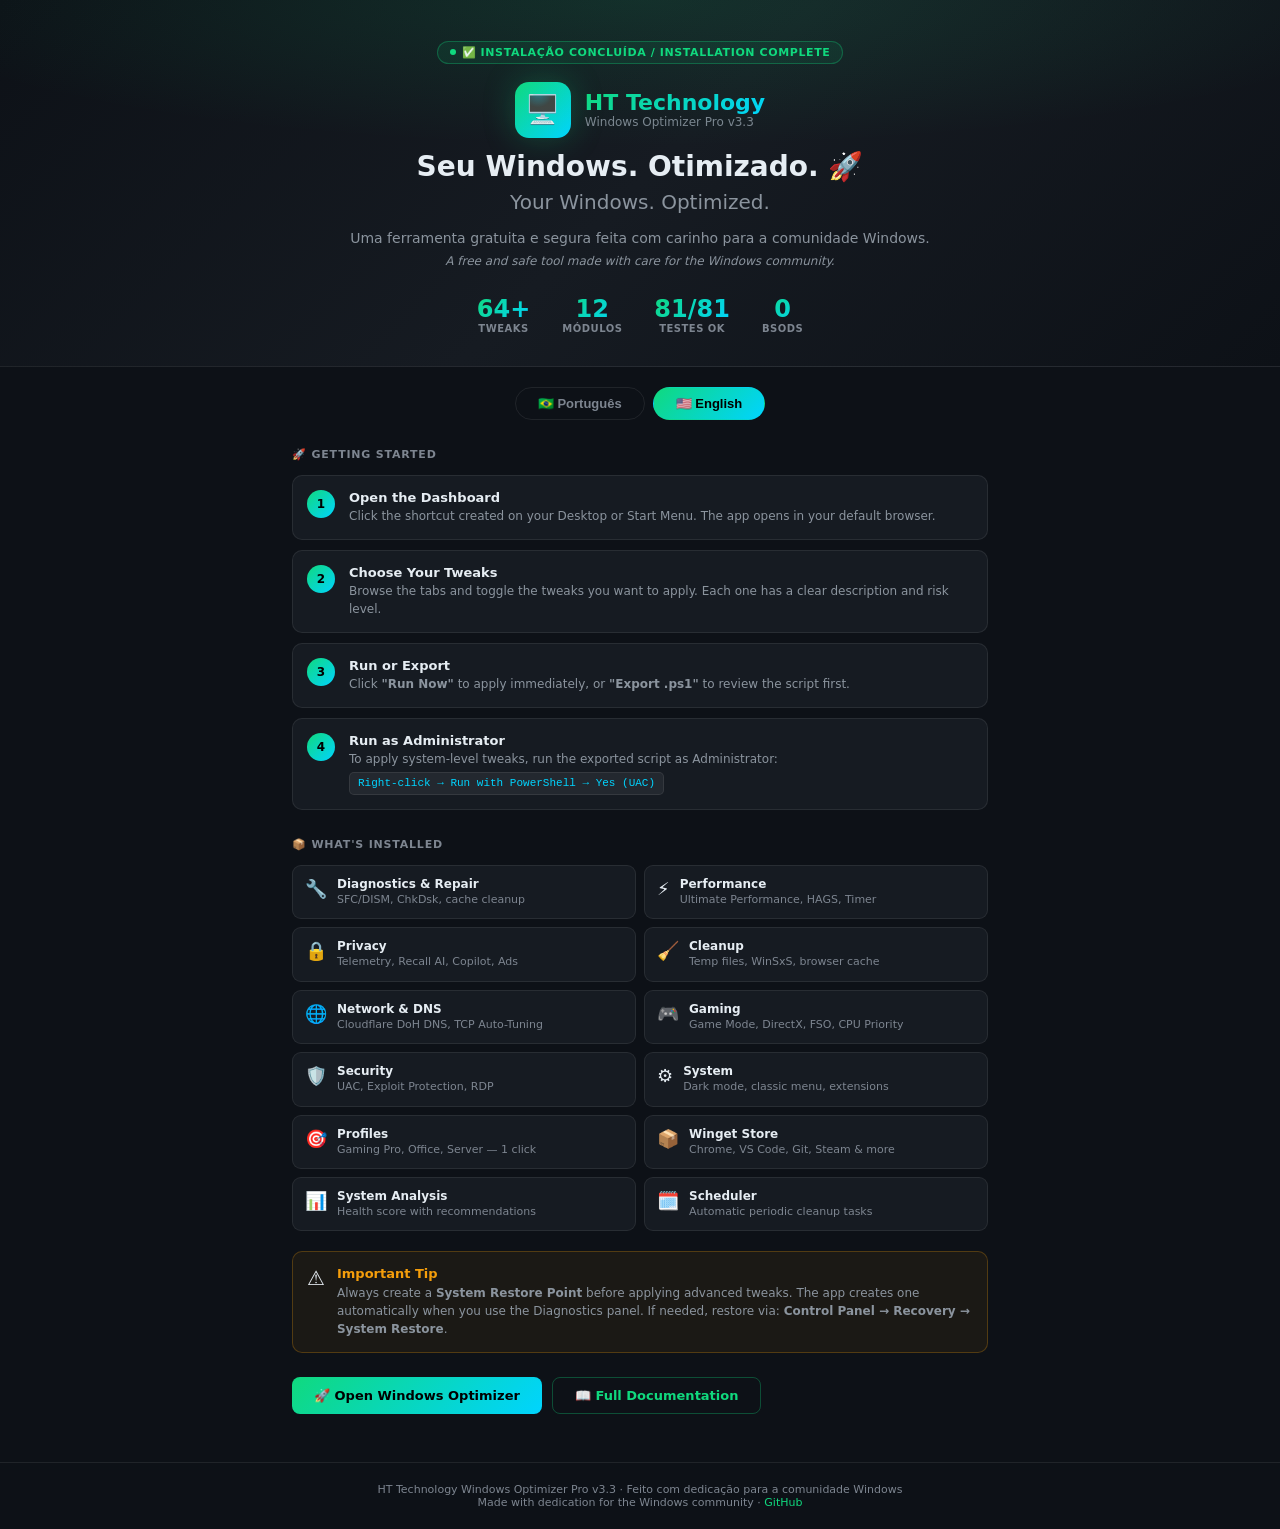
<file: installer/Welcome.html>
<!DOCTYPE html>
<html lang="pt-BR">
<head>
  <meta charset="UTF-8" />
  <meta name="viewport" content="width=device-width, initial-scale=1.0" />
  <title>HT Technology — Windows Optimizer Pro v3.3 · Bem-vindo!</title>
  <style>
    * { box-sizing: border-box; margin: 0; padding: 0; }

    :root {
      --green:  #10d97e;
      --cyan:   #00d4ff;
      --purple: #7c3aed;
      --blue:   #3b82f6;
      --amber:  #f59e0b;
      --bg:     #0d1117;
      --card:   #161b22;
      --border: rgba(255,255,255,.08);
      --text:   #e6edf3;
      --muted:  #7d8590;
      --sub:    #8b949e;
    }

    body {
      font-family: -apple-system, 'Segoe UI', system-ui, sans-serif;
      background: var(--bg);
      color: var(--text);
      min-height: 100vh;
      overflow-x: hidden;
    }

    /* ── Hero ────────────────────────────────── */
    .hero {
      background: linear-gradient(135deg, #0d1117 0%, #161b22 50%, #0d1117 100%);
      border-bottom: 1px solid var(--border);
      padding: 40px 32px 32px;
      text-align: center;
      position: relative;
      overflow: hidden;
    }
    .hero::before {
      content: '';
      position: absolute;
      inset: 0;
      background: radial-gradient(ellipse 60% 40% at 50% 0%, rgba(16,217,126,.12), transparent);
      pointer-events: none;
    }
    .hero-badge {
      display: inline-flex;
      align-items: center;
      gap: 6px;
      padding: 4px 12px;
      border-radius: 999px;
      border: 1px solid rgba(16,217,126,.3);
      background: rgba(16,217,126,.08);
      color: var(--green);
      font-size: 11px;
      font-weight: 700;
      letter-spacing: .6px;
      text-transform: uppercase;
      margin-bottom: 18px;
    }
    .hero-badge::before {
      content: '';
      width: 6px; height: 6px;
      border-radius: 50%;
      background: var(--green);
      animation: pulse 2s infinite;
    }
    @keyframes pulse {
      0%,100% { opacity: 1; transform: scale(1); }
      50% { opacity: .5; transform: scale(.7); }
    }
    .hero-logo {
      display: flex;
      align-items: center;
      justify-content: center;
      gap: 14px;
      margin-bottom: 12px;
    }
    .logo-icon {
      width: 56px; height: 56px;
      border-radius: 14px;
      background: linear-gradient(135deg, var(--green), var(--cyan));
      display: flex;
      align-items: center;
      justify-content: center;
      font-size: 28px;
      box-shadow: 0 0 32px rgba(16,217,126,.25);
    }
    .logo-text { text-align: left; }
    .logo-brand {
      font-size: 22px;
      font-weight: 900;
      background: linear-gradient(135deg, var(--green), var(--cyan));
      -webkit-background-clip: text;
      -webkit-text-fill-color: transparent;
      background-clip: text;
    }
    .logo-sub {
      font-size: 12px;
      color: var(--muted);
      font-weight: 500;
    }
    .hero h1 {
      font-size: 28px;
      font-weight: 900;
      line-height: 1.2;
      margin-bottom: 10px;
    }
    .hero p.lead {
      font-size: 14px;
      color: var(--sub);
      max-width: 580px;
      margin: 0 auto 24px;
      line-height: 1.6;
    }
    .hero-stats {
      display: flex;
      justify-content: center;
      gap: 32px;
      margin-top: 4px;
    }
    .stat { text-align: center; }
    .stat-num {
      font-size: 24px;
      font-weight: 900;
      font-variant-numeric: tabular-nums;
      background: linear-gradient(135deg, var(--green), var(--cyan));
      -webkit-background-clip: text;
      -webkit-text-fill-color: transparent;
      background-clip: text;
    }
    .stat-label { font-size: 10px; color: var(--muted); font-weight: 600; text-transform: uppercase; letter-spacing: .5px; }

    /* ── Lang Tabs ───────────────────────────── */
    .lang-tabs {
      display: flex;
      justify-content: center;
      gap: 8px;
      padding: 20px 32px 0;
    }
    .lang-tab {
      padding: 8px 22px;
      border-radius: 999px;
      border: 1px solid var(--border);
      background: transparent;
      color: var(--muted);
      font-size: 13px;
      font-weight: 700;
      cursor: pointer;
      transition: all .2s;
    }
    .lang-tab.active {
      background: linear-gradient(135deg, var(--green), var(--cyan));
      border-color: transparent;
      color: #000;
    }

    /* ── Content ─────────────────────────────── */
    .content {
      max-width: 760px;
      margin: 0 auto;
      padding: 28px 32px 48px;
    }
    .lang-panel { display: none; }
    .lang-panel.active { display: block; }

    .section-title {
      font-size: 11px;
      font-weight: 700;
      text-transform: uppercase;
      letter-spacing: .8px;
      color: var(--muted);
      margin-bottom: 14px;
      margin-top: 28px;
    }
    .section-title:first-child { margin-top: 0; }

    /* Quick Start Steps */
    .steps { display: flex; flex-direction: column; gap: 10px; }
    .step {
      display: flex;
      gap: 14px;
      align-items: flex-start;
      padding: 14px;
      border-radius: 10px;
      border: 1px solid var(--border);
      background: var(--card);
    }
    .step-num {
      width: 28px; height: 28px;
      border-radius: 50%;
      background: linear-gradient(135deg, var(--green), var(--cyan));
      color: #000;
      font-size: 12px;
      font-weight: 900;
      display: flex;
      align-items: center;
      justify-content: center;
      flex-shrink: 0;
    }
    .step-body {}
    .step-title { font-size: 13px; font-weight: 700; color: var(--text); margin-bottom: 2px; }
    .step-desc  { font-size: 12px; color: var(--sub); line-height: 1.5; }
    .step-code  {
      display: inline-block;
      margin-top: 4px;
      padding: 2px 8px;
      border-radius: 5px;
      background: rgba(255,255,255,.06);
      border: 1px solid var(--border);
      font-family: 'Cascadia Code', 'Consolas', monospace;
      font-size: 11px;
      color: var(--cyan);
    }

    /* Modules grid */
    .modules { display: grid; grid-template-columns: 1fr 1fr; gap: 8px; }
    @media (max-width: 500px) { .modules { grid-template-columns: 1fr; } }
    .module {
      display: flex;
      gap: 10px;
      align-items: flex-start;
      padding: 11px 12px;
      border-radius: 9px;
      border: 1px solid var(--border);
      background: var(--card);
      transition: border-color .2s;
    }
    .module:hover { border-color: rgba(16,217,126,.25); }
    .module-icon { font-size: 18px; flex-shrink: 0; margin-top: 1px; }
    .module-name { font-size: 12px; font-weight: 700; color: var(--text); }
    .module-desc { font-size: 11px; color: var(--muted); margin-top: 1px; line-height: 1.4; }

    /* Warning */
    .warning {
      display: flex;
      gap: 12px;
      align-items: flex-start;
      padding: 14px;
      border-radius: 10px;
      border: 1px solid rgba(245,158,11,.25);
      background: rgba(245,158,11,.06);
      margin-top: 20px;
    }
    .warning-icon { font-size: 20px; flex-shrink: 0; }
    .warning-title { font-size: 13px; font-weight: 700; color: var(--amber); margin-bottom: 3px; }
    .warning-desc  { font-size: 12px; color: var(--sub); line-height: 1.5; }

    /* CTA */
    .cta {
      display: flex;
      gap: 10px;
      margin-top: 24px;
      flex-wrap: wrap;
    }
    .btn-primary {
      display: inline-flex;
      align-items: center;
      gap: 7px;
      padding: 10px 22px;
      border-radius: 8px;
      background: linear-gradient(135deg, var(--green), var(--cyan));
      color: #000;
      font-size: 13px;
      font-weight: 800;
      text-decoration: none;
      cursor: pointer;
      border: none;
      transition: filter .2s, transform .15s;
    }
    .btn-primary:hover { filter: brightness(1.1); transform: translateY(-1px); }
    .btn-secondary {
      display: inline-flex;
      align-items: center;
      gap: 7px;
      padding: 10px 22px;
      border-radius: 8px;
      border: 1px solid rgba(16,217,126,.3);
      background: transparent;
      color: var(--green);
      font-size: 13px;
      font-weight: 700;
      text-decoration: none;
      transition: all .2s;
    }
    .btn-secondary:hover { background: rgba(16,217,126,.08); }

    /* Footer */
    .footer {
      text-align: center;
      padding: 20px 32px;
      border-top: 1px solid var(--border);
      color: var(--muted);
      font-size: 11px;
    }
    .footer a { color: var(--green); text-decoration: none; }
  </style>
</head>
<body>

  <!-- ── HERO ── -->
  <div class="hero">
    <div class="hero-badge">✅ Instalação Concluída / Installation Complete</div>
    <div class="hero-logo">
      <div class="logo-icon">🖥️</div>
      <div class="logo-text">
        <div class="logo-brand">HT Technology</div>
        <div class="logo-sub">Windows Optimizer Pro v3.3</div>
      </div>
    </div>
    <h1>Seu Windows. Otimizado. 🚀<br><span style="font-size:20px;font-weight:500;color:var(--sub)">Your Windows. Optimized.</span></h1>
    <p class="lead">
      Uma ferramenta gratuita e segura feita com carinho para a comunidade Windows.<br>
      <em style="font-size:12px">A free and safe tool made with care for the Windows community.</em>
    </p>
    <div class="hero-stats">
      <div class="stat"><div class="stat-num">64+</div><div class="stat-label">Tweaks</div></div>
      <div class="stat"><div class="stat-num">12</div><div class="stat-label">Módulos</div></div>
      <div class="stat"><div class="stat-num">81/81</div><div class="stat-label">Testes OK</div></div>
      <div class="stat"><div class="stat-num">0</div><div class="stat-label">BSODs</div></div>
    </div>
  </div>

  <!-- ── LANG TABS ── -->
  <div class="lang-tabs">
    <button class="lang-tab active" onclick="switchLang('ptbr', this)">🇧🇷 Português</button>
    <button class="lang-tab" onclick="switchLang('en', this)">🇺🇸 English</button>
  </div>

  <div class="content">

    <!-- ══════════ PT-BR ══════════ -->
    <div class="lang-panel active" id="panel-ptbr">

      <p class="section-title">🚀 Primeiros Passos</p>
      <div class="steps">
        <div class="step">
          <div class="step-num">1</div>
          <div class="step-body">
            <div class="step-title">Abra o Dashboard</div>
            <div class="step-desc">Clique no atalho criado na Área de Trabalho ou no Menu Iniciar.<br>O app abre no seu navegador padrão.</div>
          </div>
        </div>
        <div class="step">
          <div class="step-num">2</div>
          <div class="step-body">
            <div class="step-title">Escolha os Tweaks</div>
            <div class="step-desc">Navegue pelas abas e ative os toggles dos tweaks que deseja aplicar. Cada um tem uma descrição clara.</div>
          </div>
        </div>
        <div class="step">
          <div class="step-num">3</div>
          <div class="step-body">
            <div class="step-title">Execute ou Exporte</div>
            <div class="step-desc">Clique em <strong>"Executar Agora"</strong> para aplicar imediatamente, ou <strong>"Exportar .ps1"</strong> para revisar o script antes.</div>
          </div>
        </div>
        <div class="step">
          <div class="step-num">4</div>
          <div class="step-body">
            <div class="step-title">Execute como Administrador</div>
            <div class="step-desc">Para aplicar tweaks que alteram o sistema, execute o script exportado como Administrador:<br>
              <span class="step-code">Clique direito → Executar com PowerShell → Sim (UAC)</span>
            </div>
          </div>
        </div>
      </div>

      <p class="section-title">📦 O Que Está Instalado</p>
      <div class="modules">
        <div class="module"><div class="module-icon">🔧</div><div><div class="module-name">Diagnóstico & Reparo</div><div class="module-desc">SFC/DISM, ChkDsk, limpeza de cache</div></div></div>
        <div class="module"><div class="module-icon">⚡</div><div><div class="module-name">Performance</div><div class="module-desc">Ultimate Performance, HAGS, Timer</div></div></div>
        <div class="module"><div class="module-icon">🔒</div><div><div class="module-name">Privacidade</div><div class="module-desc">Telemetria, Recall AI, Copilot, Ads</div></div></div>
        <div class="module"><div class="module-icon">🧹</div><div><div class="module-name">Limpeza</div><div class="module-desc">Temp, WinSxS, cache de navegadores</div></div></div>
        <div class="module"><div class="module-icon">🌐</div><div><div class="module-name">Rede & DNS</div><div class="module-desc">DNS Cloudflare DoH, TCP Auto-Tuning</div></div></div>
        <div class="module"><div class="module-icon">🎮</div><div><div class="module-name">Gaming</div><div class="module-desc">Game Mode, DirectX, FSO, CPU Priority</div></div></div>
        <div class="module"><div class="module-icon">🛡️</div><div><div class="module-name">Segurança</div><div class="module-desc">UAC, Exploit Protection, RDP</div></div></div>
        <div class="module"><div class="module-icon">⚙️</div><div><div class="module-name">Sistema</div><div class="module-desc">Modo escuro, menu clássico, extensões</div></div></div>
        <div class="module"><div class="module-icon">🎯</div><div><div class="module-name">Perfis</div><div class="module-desc">Gaming Pro, Office, Servidor — 1 clique</div></div></div>
        <div class="module"><div class="module-icon">📦</div><div><div class="module-name">Winget Store</div><div class="module-desc">Chrome, VS Code, Git, Steam e mais</div></div></div>
        <div class="module"><div class="module-icon">📊</div><div><div class="module-name">Análise do Sistema</div><div class="module-desc">Score de saúde com recomendações</div></div></div>
        <div class="module"><div class="module-icon">🗓️</div><div><div class="module-name">Agendador</div><div class="module-desc">Limpezas automáticas periódicas</div></div></div>
      </div>

      <div class="warning">
        <div class="warning-icon">⚠️</div>
        <div>
          <div class="warning-title">Dica Importante</div>
          <div class="warning-desc">Sempre crie um <strong>Ponto de Restauração</strong> antes de aplicar tweaks avançados. O app cria um automaticamente quando você usa o painel de Diagnóstico. Em caso de problemas, acesse: <strong>Painel de Controle → Recuperação → Restaurar o Sistema</strong>.</div>
        </div>
      </div>

      <div class="cta">
        <a class="btn-primary" href="index.html">🚀 Abrir Windows Optimizer</a>
        <a class="btn-secondary" href="README.pt-br.md">📖 Documentação Completa</a>
      </div>

    </div>

    <!-- ══════════ EN ══════════ -->
    <div class="lang-panel" id="panel-en">

      <p class="section-title">🚀 Getting Started</p>
      <div class="steps">
        <div class="step">
          <div class="step-num">1</div>
          <div class="step-body">
            <div class="step-title">Open the Dashboard</div>
            <div class="step-desc">Click the shortcut created on your Desktop or Start Menu. The app opens in your default browser.</div>
          </div>
        </div>
        <div class="step">
          <div class="step-num">2</div>
          <div class="step-body">
            <div class="step-title">Choose Your Tweaks</div>
            <div class="step-desc">Browse the tabs and toggle the tweaks you want to apply. Each one has a clear description and risk level.</div>
          </div>
        </div>
        <div class="step">
          <div class="step-num">3</div>
          <div class="step-body">
            <div class="step-title">Run or Export</div>
            <div class="step-desc">Click <strong>"Run Now"</strong> to apply immediately, or <strong>"Export .ps1"</strong> to review the script first.</div>
          </div>
        </div>
        <div class="step">
          <div class="step-num">4</div>
          <div class="step-body">
            <div class="step-title">Run as Administrator</div>
            <div class="step-desc">To apply system-level tweaks, run the exported script as Administrator:<br>
              <span class="step-code">Right-click → Run with PowerShell → Yes (UAC)</span>
            </div>
          </div>
        </div>
      </div>

      <p class="section-title">📦 What's Installed</p>
      <div class="modules">
        <div class="module"><div class="module-icon">🔧</div><div><div class="module-name">Diagnostics & Repair</div><div class="module-desc">SFC/DISM, ChkDsk, cache cleanup</div></div></div>
        <div class="module"><div class="module-icon">⚡</div><div><div class="module-name">Performance</div><div class="module-desc">Ultimate Performance, HAGS, Timer</div></div></div>
        <div class="module"><div class="module-icon">🔒</div><div><div class="module-name">Privacy</div><div class="module-desc">Telemetry, Recall AI, Copilot, Ads</div></div></div>
        <div class="module"><div class="module-icon">🧹</div><div><div class="module-name">Cleanup</div><div class="module-desc">Temp files, WinSxS, browser cache</div></div></div>
        <div class="module"><div class="module-icon">🌐</div><div><div class="module-name">Network & DNS</div><div class="module-desc">Cloudflare DoH DNS, TCP Auto-Tuning</div></div></div>
        <div class="module"><div class="module-icon">🎮</div><div><div class="module-name">Gaming</div><div class="module-desc">Game Mode, DirectX, FSO, CPU Priority</div></div></div>
        <div class="module"><div class="module-icon">🛡️</div><div><div class="module-name">Security</div><div class="module-desc">UAC, Exploit Protection, RDP</div></div></div>
        <div class="module"><div class="module-icon">⚙️</div><div><div class="module-name">System</div><div class="module-desc">Dark mode, classic menu, extensions</div></div></div>
        <div class="module"><div class="module-icon">🎯</div><div><div class="module-name">Profiles</div><div class="module-desc">Gaming Pro, Office, Server — 1 click</div></div></div>
        <div class="module"><div class="module-icon">📦</div><div><div class="module-name">Winget Store</div><div class="module-desc">Chrome, VS Code, Git, Steam & more</div></div></div>
        <div class="module"><div class="module-icon">📊</div><div><div class="module-name">System Analysis</div><div class="module-desc">Health score with recommendations</div></div></div>
        <div class="module"><div class="module-icon">🗓️</div><div><div class="module-name">Scheduler</div><div class="module-desc">Automatic periodic cleanup tasks</div></div></div>
      </div>

      <div class="warning">
        <div class="warning-icon">⚠️</div>
        <div>
          <div class="warning-title">Important Tip</div>
          <div class="warning-desc">Always create a <strong>System Restore Point</strong> before applying advanced tweaks. The app creates one automatically when you use the Diagnostics panel. If needed, restore via: <strong>Control Panel → Recovery → System Restore</strong>.</div>
        </div>
      </div>

      <div class="cta">
        <a class="btn-primary" href="index.html">🚀 Open Windows Optimizer</a>
        <a class="btn-secondary" href="README.en.md">📖 Full Documentation</a>
      </div>

    </div>
  </div>

  <!-- ── FOOTER ── -->
  <div class="footer">
    HT Technology Windows Optimizer Pro v3.3 · Feito com dedicação para a comunidade Windows<br>
    Made with dedication for the Windows community ·
    <a href="https://github.com/leizem/windows-optimizer" target="_blank">GitHub</a>
  </div>

  <script>
    function switchLang(lang, el) {
      document.querySelectorAll('.lang-tab').forEach(t => t.classList.remove('active'));
      document.querySelectorAll('.lang-panel').forEach(p => p.classList.remove('active'));
      el.classList.add('active');
      document.getElementById('panel-' + lang).classList.add('active');
    }

    // Auto-detect browser language
    const browserLang = navigator.language || navigator.userLanguage || '';
    if (!browserLang.toLowerCase().startsWith('pt')) {
      const enTab = document.querySelectorAll('.lang-tab')[1];
      if (enTab) switchLang('en', enTab);
    }
  </script>
</body>
</html>
</file>
<file: style.css>
/* ═══════════════════════════════════════════════════════════════════════════
   HT Technology — Windows Optimizer Pro
   Premium Dark / Light Theme  |  19/06/2026
   Security: No external stylesheets. All assets self-contained.
   TODO(security): CSP nonce for inline styles if deployed as web app.
═══════════════════════════════════════════════════════════════════════════ */

/* ──────────────────────── Google Font Import ──────────────────────────── */
/* Loaded via <link> in HTML with crossorigin; not @import to allow SRI */

/* ──────────────────────── Design Tokens ──────────────────────────────── */
:root {
  /* Brand Palette */
  --ht-cyan:          #00d4ff;
  --ht-cyan-dim:      #00a8cc;
  --ht-violet:        #7c3aed;
  --ht-violet-dim:    #5b21b6;
  --ht-green:         #10d97e;
  --ht-green-dim:     #059669;
  --ht-amber:         #f59e0b;
  --ht-amber-dim:     #d97706;
  --ht-red:           #ef4444;
  --ht-blue:          #3b82f6;
  --ht-blue-dim:      #2563eb;
  --ht-purple:        #a855f7;

  /* Gradient */
  --grad-primary:     linear-gradient(135deg, #00d4ff 0%, #7c3aed 100%);
  --grad-green:       linear-gradient(135deg, #10d97e 0%, #059669 100%);
  --grad-amber:       linear-gradient(135deg, #f59e0b 0%, #ef4444 100%);
  --grad-blue:        linear-gradient(135deg, #3b82f6 0%, #7c3aed 100%);

  /* Easing */
  --ease-out:         cubic-bezier(0.22, 1, 0.36, 1);
  --ease-spring:      cubic-bezier(0.34, 1.56, 0.64, 1);
  --ease-in-out:      cubic-bezier(0.4, 0, 0.2, 1);

  /* Border radius */
  --r-sm:   6px;
  --r-md:   10px;
  --r-lg:   14px;
  --r-xl:   18px;
  --r-2xl:  24px;
  --r-full: 9999px;

  /* Shadows */
  --shadow-sm:  0 1px 3px rgba(0,0,0,.3);
  --shadow-md:  0 4px 16px rgba(0,0,0,.35);
  --shadow-lg:  0 8px 32px rgba(0,0,0,.45);
  --shadow-glow-cyan:   0 0 24px rgba(0,212,255,.25);
  --shadow-glow-violet: 0 0 24px rgba(124,58,237,.3);
  --shadow-glow-green:  0 0 20px rgba(16,217,126,.25);

  /* Font */
  --font-sans: 'Inter', system-ui, -apple-system, sans-serif;
  --font-mono: 'JetBrains Mono', 'Cascadia Code', 'Consolas', monospace;

  /* Z-index layers */
  --z-base:    1;
  --z-overlay: 100;
  --z-modal:   200;
  --z-toast:   300;
}

/* ──────────────────────── DARK THEME (default) ─────────────────────── */
[data-theme="dark"], :root {
  --bg-base:        #0a0c10;
  --bg-surface:     #0f1117;
  --bg-card:        #13161e;
  --bg-card-hover:  #191d28;
  --bg-elevated:    #1c2030;
  --bg-input:       #1a1e2a;
  --bg-glass:       rgba(255,255,255,.04);
  --bg-glass-hover: rgba(255,255,255,.07);

  --border:         rgba(255,255,255,.08);
  --border-active:  rgba(0,212,255,.4);
  --border-hover:   rgba(255,255,255,.14);

  --text-primary:   #f0f2f8;
  --text-secondary: #8892a4;
  --text-muted:     #4a5568;
  --text-accent:    #00d4ff;

  --titlebar-bg:    rgba(10,12,16,.92);
  --footer-bg:      rgba(10,12,16,.96);
  --tab-active-bg:  rgba(0,212,255,.1);
  --tab-active-brd: #00d4ff;

  --toggle-track:   rgba(255,255,255,.12);
  --toggle-checked: linear-gradient(90deg, #00d4ff, #7c3aed);
  --toggle-knob:    #fff;

  --scrollbar-thumb: rgba(255,255,255,.15);
  --scrollbar-hover: rgba(255,255,255,.25);

  --term-bg:        #060810;
  --term-text:      #c8d0e0;
  --term-prompt:    #00d4ff;
  --term-success:   #10d97e;
  --term-warn:      #f59e0b;
  --term-error:     #ef4444;
  --term-info:      #8892a4;

  --stat-bg:        rgba(255,255,255,.04);
  --stat-border:    rgba(255,255,255,.07);
}

/* ──────────────────────── LIGHT THEME ──────────────────────────────── */
[data-theme="light"] {
  --bg-base:        #f0f2f8;
  --bg-surface:     #f7f8fc;
  --bg-card:        #ffffff;
  --bg-card-hover:  #f5f7ff;
  --bg-elevated:    #edf0fa;
  --bg-input:       #f0f2f8;
  --bg-glass:       rgba(0,0,0,.03);
  --bg-glass-hover: rgba(0,0,0,.05);

  --border:         rgba(0,0,0,.08);
  --border-active:  rgba(0,160,210,.5);
  --border-hover:   rgba(0,0,0,.14);

  --text-primary:   #0f1117;
  --text-secondary: #4a5568;
  --text-muted:     #9aa2b4;
  --text-accent:    #0084a8;

  --titlebar-bg:    rgba(240,242,248,.95);
  --footer-bg:      rgba(240,242,248,.97);
  --tab-active-bg:  rgba(0,132,168,.1);
  --tab-active-brd: #0084a8;

  --toggle-track:   rgba(0,0,0,.1);
  --toggle-checked: linear-gradient(90deg, #0084a8, #5b21b6);
  --toggle-knob:    #fff;

  --scrollbar-thumb: rgba(0,0,0,.18);
  --scrollbar-hover: rgba(0,0,0,.30);

  --term-bg:        #1a1e2a;
  --term-text:      #c8d0e0;
  --term-prompt:    #00d4ff;
  --term-success:   #10d97e;
  --term-warn:      #f59e0b;
  --term-error:     #ef4444;
  --term-info:      #8892a4;

  --stat-bg:        rgba(0,0,0,.04);
  --stat-border:    rgba(0,0,0,.07);

  --shadow-md:      0 4px 16px rgba(0,0,0,.12);
  --shadow-lg:      0 8px 32px rgba(0,0,0,.16);
  --shadow-glow-cyan:   0 0 24px rgba(0,132,168,.18);
}

/* ──────────────────────── Reset & Base ──────────────────────────────── */
*, *::before, *::after {
  box-sizing: border-box;
  margin: 0;
  padding: 0;
}

html {
  font-size: 14px;
  -webkit-font-smoothing: antialiased;
  -moz-osx-font-smoothing: grayscale;
  text-rendering: optimizeLegibility;
  scroll-behavior: smooth;
}

body {
  font-family: var(--font-sans);
  background-color: var(--bg-base);
  color: var(--text-primary);
  min-height: 100vh;
  display: flex;
  flex-direction: column;
  transition: background-color .3s var(--ease-in-out), color .3s var(--ease-in-out);
  overflow-x: hidden;
}

/* Background mesh pattern */
body::before {
  content: '';
  position: fixed;
  inset: 0;
  background-image:
    radial-gradient(ellipse 80% 50% at 20% 0%, rgba(0,212,255,.06) 0%, transparent 60%),
    radial-gradient(ellipse 60% 40% at 80% 100%, rgba(124,58,237,.06) 0%, transparent 60%);
  pointer-events: none;
  z-index: 0;
}

/* Scrollbar */
::-webkit-scrollbar { width: 6px; height: 6px; }
::-webkit-scrollbar-track { background: transparent; }
::-webkit-scrollbar-thumb { background: var(--scrollbar-thumb); border-radius: var(--r-full); }
::-webkit-scrollbar-thumb:hover { background: var(--scrollbar-hover); }

/* Focus ring */
:focus-visible {
  outline: 2px solid var(--ht-cyan);
  outline-offset: 2px;
  border-radius: var(--r-sm);
}

/* ═══════════════════════════ TITLEBAR ═══════════════════════════════ */
.titlebar {
  position: sticky;
  top: 0;
  z-index: var(--z-overlay);
  display: flex;
  align-items: center;
  justify-content: space-between;
  gap: 16px;
  padding: 0 20px;
  height: 58px;
  background: var(--titlebar-bg);
  border-bottom: 1px solid var(--border);
  backdrop-filter: blur(24px) saturate(1.8);
  -webkit-backdrop-filter: blur(24px) saturate(1.8);
  transition: background .3s var(--ease-in-out), border-color .3s;
}

.titlebar-left {
  display: flex;
  align-items: center;
  gap: 24px;
  flex: 1;
  min-width: 0;
  overflow: hidden;
}

.titlebar-right {
  display: flex;
  align-items: center;
  gap: 12px;
  flex-shrink: 0;
}

/* Logo */
.logo-group {
  display: flex;
  align-items: center;
  gap: 10px;
  flex-shrink: 0;
}

.logo-icon {
  width: 36px;
  height: 36px;
  filter: drop-shadow(var(--shadow-glow-cyan));
  transition: filter .3s, transform .3s var(--ease-spring);
}
.logo-icon:hover { transform: scale(1.08) rotate(-4deg); }
.logo-icon svg { width: 100%; height: 100%; }

.logo-text { display: flex; flex-direction: column; line-height: 1; }
.logo-brand {
  font-size: 13px;
  font-weight: 800;
  letter-spacing: -.3px;
  background: var(--grad-primary);
  -webkit-background-clip: text;
  -webkit-text-fill-color: transparent;
  background-clip: text;
}
.logo-sub {
  font-size: 10px;
  color: var(--text-muted);
  font-weight: 500;
  letter-spacing: .4px;
}

/* Navigation tabs */
.nav-tabs {
  display: flex;
  gap: 2px;
  overflow-x: auto;
  scrollbar-width: none;
  -ms-overflow-style: none;
}
.nav-tabs::-webkit-scrollbar { display: none; }

.nav-tab {
  display: flex;
  align-items: center;
  gap: 6px;
  padding: 6px 12px;
  border: none;
  border-radius: var(--r-md);
  background: transparent;
  color: var(--text-secondary);
  font-family: var(--font-sans);
  font-size: 12.5px;
  font-weight: 500;
  cursor: pointer;
  white-space: nowrap;
  transition: all .2s var(--ease-out);
  position: relative;
}
.nav-tab svg { width: 14px; height: 14px; flex-shrink: 0; }
.nav-tab:hover {
  background: var(--bg-glass-hover);
  color: var(--text-primary);
}
.nav-tab.active {
  background: var(--tab-active-bg);
  color: var(--tab-active-brd);
  font-weight: 600;
}
.nav-tab.active::after {
  content: '';
  position: absolute;
  bottom: -1px;
  left: 10%;
  right: 10%;
  height: 2px;
  background: var(--tab-active-brd);
  border-radius: var(--r-full);
  box-shadow: 0 0 8px var(--tab-active-brd);
}

/* Sys info chips */
.sys-info { display: flex; gap: 6px; }
.sys-chip {
  display: flex;
  align-items: center;
  gap: 5px;
  padding: 4px 8px;
  border-radius: var(--r-full);
  background: var(--bg-glass);
  border: 1px solid var(--border);
  font-size: 11px;
  font-weight: 600;
  color: var(--text-secondary);
  font-family: var(--font-mono);
  transition: all .2s;
}
.sys-chip svg { width: 12px; height: 12px; }
.sys-chip:hover { background: var(--bg-glass-hover); color: var(--text-primary); }

/* Action buttons */
.titlebar-actions { display: flex; gap: 8px; }
.action-btn {
  display: flex;
  align-items: center;
  gap: 6px;
  padding: 7px 14px;
  border-radius: var(--r-md);
  border: 1px solid var(--border);
  background: var(--bg-glass);
  color: var(--text-secondary);
  font-family: var(--font-sans);
  font-size: 12px;
  font-weight: 600;
  cursor: pointer;
  transition: all .2s var(--ease-out);
}
.action-btn svg { width: 13px; height: 13px; }
.action-btn:hover {
  background: var(--bg-glass-hover);
  color: var(--text-primary);
  border-color: var(--border-hover);
}
.action-btn.accent {
  background: var(--grad-primary);
  border-color: transparent;
  color: #fff;
  box-shadow: var(--shadow-glow-cyan);
}
.action-btn.accent:hover {
  transform: translateY(-1px);
  box-shadow: 0 0 32px rgba(0,212,255,.4);
}
.action-btn.accent:active { transform: translateY(0); }

/* Theme toggle button */
#btnTheme {
  width: 34px;
  height: 34px;
  padding: 0;
  display: flex;
  align-items: center;
  justify-content: center;
  border-radius: var(--r-md);
  border: 1px solid var(--border);
  background: var(--bg-glass);
  color: var(--text-secondary);
  cursor: pointer;
  transition: all .2s;
  flex-shrink: 0;
}
#btnTheme svg { width: 16px; height: 16px; }
#btnTheme:hover { background: var(--bg-glass-hover); color: var(--text-primary); }

/* ═══════════════════════════ PROGRESS STRIP ═══════════════════════════ */
.progress-strip {
  display: flex;
  align-items: center;
  gap: 10px;
  padding: 0 20px;
  height: 30px;
  background: var(--bg-surface);
  border-bottom: 1px solid var(--border);
  transition: background .3s, border-color .3s;
}

.progress-track {
  flex: 1;
  height: 4px;
  background: var(--bg-elevated);
  border-radius: var(--r-full);
  overflow: hidden;
}

.progress-fill {
  height: 100%;
  width: 0%;
  background: var(--grad-primary);
  border-radius: var(--r-full);
  transition: width .6s var(--ease-out);
  box-shadow: 0 0 8px rgba(0,212,255,.4);
  position: relative;
  overflow: hidden;
}
.progress-fill::after {
  content: '';
  position: absolute;
  top: 0; left: -100%; right: -100%; bottom: 0;
  background: linear-gradient(90deg, transparent, rgba(255,255,255,.4), transparent);
  animation: shimmer 1.5s infinite;
}
@keyframes shimmer {
  0% { transform: translateX(-100%); }
  100% { transform: translateX(100%); }
}

.progress-label {
  font-size: 11px;
  color: var(--text-muted);
  font-weight: 500;
  min-width: 80px;
  white-space: nowrap;
  font-family: var(--font-mono);
}
.progress-pct {
  font-size: 11px;
  font-weight: 700;
  color: var(--ht-cyan);
  font-family: var(--font-mono);
  min-width: 32px;
  text-align: right;
}

/* ═══════════════════════════ STATS ROW ══════════════════════════════ */
.stats-row {
  display: flex;
  gap: 12px;
  padding: 12px 20px;
  background: var(--bg-surface);
  border-bottom: 1px solid var(--border);
  transition: background .3s, border-color .3s;
}

.stat-card {
  display: flex;
  align-items: center;
  gap: 10px;
  flex: 1;
  padding: 10px 14px;
  background: var(--stat-bg);
  border: 1px solid var(--stat-border);
  border-radius: var(--r-lg);
  transition: all .2s var(--ease-out);
}
.stat-card:hover {
  background: var(--bg-glass-hover);
  border-color: var(--border-hover);
  transform: translateY(-1px);
}

.stat-icon {
  width: 36px;
  height: 36px;
  border-radius: var(--r-md);
  display: flex;
  align-items: center;
  justify-content: center;
  flex-shrink: 0;
}
.stat-icon svg { width: 18px; height: 18px; }
.stat-icon.green { background: rgba(16,217,126,.12); color: var(--ht-green); }
.stat-icon.blue  { background: rgba(59,130,246,.12); color: var(--ht-blue); }
.stat-icon.purple{ background: rgba(124,58,237,.12); color: var(--ht-violet); }
.stat-icon.amber { background: rgba(245,158,11,.12); color: var(--ht-amber); }

.stat-info { display: flex; flex-direction: column; }
.stat-number {
  font-size: 20px;
  font-weight: 800;
  line-height: 1;
  color: var(--text-primary);
  font-family: var(--font-mono);
  transition: color .3s;
}
.stat-label {
  font-size: 11px;
  color: var(--text-muted);
  font-weight: 500;
  margin-top: 2px;
}

/* ═══════════════════════════ MAIN CONTENT ═══════════════════════════ */
.main-content {
  flex: 1;
  overflow-y: auto;
  position: relative;
  z-index: var(--z-base);
}

/* ═══════════════════════════ TAB PANELS ════════════════════════════ */
.tab-panel {
  display: none;
  padding: 20px;
  animation: panelIn .3s var(--ease-out);
}
.tab-panel.active { display: block; }

@keyframes panelIn {
  from { opacity: 0; transform: translateY(8px); }
  to   { opacity: 1; transform: translateY(0); }
}

.panel-header {
  margin-bottom: 18px;
  display: flex;
  align-items: flex-start;
  gap: 12px;
  flex-wrap: wrap;
}

.panel-title {
  display: flex;
  align-items: center;
  gap: 8px;
  font-size: 17px;
  font-weight: 800;
  color: var(--text-primary);
  flex: 1;
  min-width: 200px;
}
.panel-title svg { width: 20px; height: 20px; color: var(--text-accent); }

.panel-desc {
  width: 100%;
  font-size: 12px;
  color: var(--text-secondary);
  margin-top: -4px;
  margin-left: 28px;
}

.panel-actions {
  display: flex;
  gap: 6px;
  flex-shrink: 0;
}

.btn-select-all, .btn-clear-all {
  padding: 5px 12px;
  border-radius: var(--r-md);
  border: 1px solid var(--border);
  background: var(--bg-glass);
  color: var(--text-secondary);
  font-family: var(--font-sans);
  font-size: 11.5px;
  font-weight: 600;
  cursor: pointer;
  transition: all .18s;
}
.btn-select-all:hover { background: rgba(16,217,126,.1); border-color: rgba(16,217,126,.3); color: var(--ht-green); }
.btn-clear-all:hover  { background: rgba(239,68,68,.1); border-color: rgba(239,68,68,.3);  color: var(--ht-red); }

/* ═══════════════════════════ TWEAKS GRID ═══════════════════════════ */
.tweaks-grid {
  display: grid;
  grid-template-columns: repeat(auto-fill, minmax(300px, 1fr));
  gap: 12px;
}

/* ═══════════════════════════ TWEAK CARD ════════════════════════════ */
.tweak-card {
  background: var(--bg-card);
  border: 1px solid var(--border);
  border-radius: var(--r-xl);
  padding: 16px;
  display: flex;
  flex-direction: column;
  gap: 10px;
  transition: all .2s var(--ease-out);
  position: relative;
  overflow: hidden;
}
.tweak-card::before {
  content: '';
  position: absolute;
  inset: 0;
  border-radius: inherit;
  opacity: 0;
  background: var(--grad-primary);
  transition: opacity .3s;
  pointer-events: none;
}
.tweak-card:hover {
  background: var(--bg-card-hover);
  border-color: var(--border-hover);
  transform: translateY(-2px);
  box-shadow: var(--shadow-md);
}
.tweak-card:hover::before { opacity: .03; }

.tweak-card.featured {
  border-color: rgba(0,212,255,.2);
  background: linear-gradient(135deg, var(--bg-card), rgba(0,212,255,.04));
}
.tweak-card.featured::after {
  content: '';
  position: absolute;
  top: 0; left: 0; right: 0;
  height: 2px;
  background: var(--grad-primary);
  border-radius: var(--r-xl) var(--r-xl) 0 0;
}

/* Card active state (toggle on) */
.tweak-card.is-active {
  border-color: rgba(16,217,126,.25);
  background: linear-gradient(135deg, var(--bg-card), rgba(16,217,126,.04));
}

/* Card running state */
.tweak-card.is-running {
  border-color: rgba(0,212,255,.4);
  animation: pulse-border .8s infinite alternate;
}
@keyframes pulse-border {
  from { box-shadow: 0 0 0 rgba(0,212,255,0); }
  to   { box-shadow: 0 0 16px rgba(0,212,255,.25); }
}

/* Tweak header */
.tweak-header {
  display: flex;
  align-items: center;
  gap: 10px;
}

.tweak-icon {
  width: 36px;
  height: 36px;
  border-radius: var(--r-md);
  display: flex;
  align-items: center;
  justify-content: center;
  flex-shrink: 0;
  transition: transform .2s var(--ease-spring);
}
.tweak-card:hover .tweak-icon { transform: scale(1.08); }
.tweak-icon svg { width: 18px; height: 18px; }
.tweak-icon.green  { background: rgba(16,217,126,.12); color: var(--ht-green); }
.tweak-icon.blue   { background: rgba(59,130,246,.12); color: var(--ht-blue); }
.tweak-icon.amber  { background: rgba(245,158,11,.12); color: var(--ht-amber); }
.tweak-icon.purple { background: rgba(168,85,247,.12); color: var(--ht-purple); }
.tweak-icon.red    { background: rgba(239,68,68,.12);  color: var(--ht-red); }

.tweak-meta { flex: 1; min-width: 0; display: flex; flex-direction: column; gap: 3px; }

.tweak-title {
  font-size: 13px;
  font-weight: 700;
  color: var(--text-primary);
  line-height: 1.2;
  white-space: nowrap;
  overflow: hidden;
  text-overflow: ellipsis;
}

/* Badges */
.tweak-badge {
  display: inline-flex;
  align-items: center;
  padding: 1px 7px;
  border-radius: var(--r-full);
  font-size: 10px;
  font-weight: 700;
  letter-spacing: .3px;
  width: fit-content;
}
.tweak-badge.recommended {
  background: rgba(16,217,126,.12);
  color: var(--ht-green);
  border: 1px solid rgba(16,217,126,.2);
}
.tweak-badge.safe {
  background: rgba(59,130,246,.12);
  color: var(--ht-blue);
  border: 1px solid rgba(59,130,246,.2);
}
.tweak-badge.caution {
  background: rgba(245,158,11,.12);
  color: var(--ht-amber);
  border: 1px solid rgba(245,158,11,.2);
}
.tweak-badge.danger {
  background: rgba(239,68,68,.12);
  color: var(--ht-red);
  border: 1px solid rgba(239,68,68,.2);
}

/* Description */
.tweak-desc {
  font-size: 12px;
  color: var(--text-secondary);
  line-height: 1.5;
  flex: 1;
}

/* Tags */
.tweak-tags {
  display: flex;
  flex-wrap: wrap;
  gap: 4px;
}
.tag {
  padding: 2px 7px;
  border-radius: var(--r-full);
  background: var(--bg-elevated);
  border: 1px solid var(--border);
  font-size: 10px;
  font-weight: 600;
  color: var(--text-muted);
  font-family: var(--font-mono);
  transition: all .15s;
}
.tweak-card:hover .tag {
  border-color: var(--border-hover);
  color: var(--text-secondary);
}

/* Run button */
.tweak-run-btn {
  display: flex;
  align-items: center;
  justify-content: center;
  gap: 6px;
  padding: 7px 14px;
  border-radius: var(--r-md);
  border: 1px solid var(--border);
  background: var(--bg-glass);
  color: var(--text-secondary);
  font-family: var(--font-sans);
  font-size: 11.5px;
  font-weight: 600;
  cursor: pointer;
  transition: all .18s var(--ease-out);
  width: 100%;
  margin-top: auto;
}
.tweak-run-btn svg { width: 12px; height: 12px; }
.tweak-run-btn:hover {
  background: var(--grad-primary);
  border-color: transparent;
  color: #fff;
  box-shadow: var(--shadow-glow-cyan);
  transform: translateY(-1px);
}
.tweak-run-btn:active { transform: translateY(0); }

.tweak-run-btn.running {
  background: rgba(0,212,255,.1);
  border-color: rgba(0,212,255,.3);
  color: var(--ht-cyan);
  pointer-events: none;
  position: relative;
  overflow: hidden;
}
.tweak-run-btn.running::after {
  content: '';
  position: absolute;
  top: 0; left: -100%; right: -100%; bottom: 0;
  background: linear-gradient(90deg, transparent, rgba(0,212,255,.2), transparent);
  animation: shimmer 1.2s infinite;
}

.tweak-run-btn.done {
  background: rgba(16,217,126,.1);
  border-color: rgba(16,217,126,.3);
  color: var(--ht-green);
}

.tweak-run-btn.error {
  background: rgba(239,68,68,.1);
  border-color: rgba(239,68,68,.3);
  color: var(--ht-red);
}

/* ═══════════════════════ TOGGLE SWITCH ════════════════════════════ */
.toggle-switch {
  position: relative;
  width: 40px;
  height: 22px;
  flex-shrink: 0;
  cursor: pointer;
}
.toggle-switch input { opacity: 0; width: 0; height: 0; position: absolute; }
.toggle-slider {
  position: absolute;
  inset: 0;
  background: var(--toggle-track);
  border-radius: var(--r-full);
  border: 1px solid var(--border);
  transition: all .25s var(--ease-out);
}
.toggle-slider::before {
  content: '';
  position: absolute;
  top: 2px; left: 2px;
  width: 16px; height: 16px;
  border-radius: 50%;
  background: var(--toggle-knob);
  transition: transform .25s var(--ease-spring), background .25s;
  box-shadow: 0 1px 4px rgba(0,0,0,.3);
}
.toggle-switch input:checked + .toggle-slider {
  background: var(--toggle-checked);
  border-color: transparent;
}
.toggle-switch input:checked + .toggle-slider::before {
  transform: translateX(18px);
}

/* ═══════════════════════ TERMINAL FOOTER ══════════════════════════ */
.terminal-footer {
  position: sticky;
  bottom: 0;
  z-index: var(--z-overlay);
  background: var(--footer-bg);
  border-top: 1px solid var(--border);
  backdrop-filter: blur(20px);
  -webkit-backdrop-filter: blur(20px);
  flex-shrink: 0;
  transition: background .3s, border-color .3s;
}

.terminal-header {
  display: flex;
  align-items: center;
  gap: 8px;
  padding: 6px 14px;
  border-bottom: 1px solid var(--border);
}

.terminal-dots { display: flex; gap: 5px; }
.dot {
  width: 10px; height: 10px;
  border-radius: 50%;
  transition: opacity .2s;
}
.dot.red    { background: #ff5f57; }
.dot.amber  { background: #febc2e; }
.dot.green  { background: #28c840; }
.dot:hover  { opacity: .7; }

.terminal-title {
  flex: 1;
  font-size: 11px;
  font-weight: 600;
  color: var(--text-muted);
  font-family: var(--font-mono);
  text-align: center;
}

.terminal-controls { display: flex; gap: 4px; }
.term-btn {
  display: flex;
  align-items: center;
  gap: 4px;
  padding: 3px 8px;
  border-radius: var(--r-sm);
  border: 1px solid var(--border);
  background: transparent;
  color: var(--text-muted);
  font-size: 10.5px;
  font-weight: 600;
  cursor: pointer;
  transition: all .15s;
}
.term-btn svg { width: 11px; height: 11px; }
.term-btn:hover { background: var(--bg-glass-hover); color: var(--text-secondary); }

.terminal-body {
  height: 80px;
  overflow-y: auto;
  padding: 8px 14px;
  background: var(--term-bg);
  transition: background .3s;
}

.term-line {
  display: flex;
  gap: 8px;
  padding: 1.5px 0;
  animation: termFadeIn .25s var(--ease-out);
}
@keyframes termFadeIn {
  from { opacity: 0; transform: translateY(4px); }
  to   { opacity: 1; transform: translateY(0); }
}

.term-prompt {
  color: var(--term-prompt);
  font-family: var(--font-mono);
  font-size: 12px;
  font-weight: 700;
  flex-shrink: 0;
}
.term-text {
  font-family: var(--font-mono);
  font-size: 11.5px;
  line-height: 1.4;
}
.term-text.success { color: var(--term-success); }
.term-text.warn    { color: var(--term-warn); }
.term-text.error   { color: var(--term-error); }
.term-text.info    { color: var(--term-info); }
.term-text.default { color: var(--term-text); }

/* ═══════════════════════════ TOAST ═════════════════════════════════ */
.toast-container {
  position: fixed;
  bottom: 110px;
  right: 20px;
  display: flex;
  flex-direction: column;
  gap: 8px;
  z-index: var(--z-toast);
  pointer-events: none;
}

.toast {
  display: flex;
  align-items: center;
  gap: 10px;
  padding: 10px 14px;
  border-radius: var(--r-lg);
  background: var(--bg-card);
  border: 1px solid var(--border);
  box-shadow: var(--shadow-lg);
  backdrop-filter: blur(16px);
  -webkit-backdrop-filter: blur(16px);
  min-width: 260px;
  max-width: 360px;
  pointer-events: auto;
  animation: toastIn .3s var(--ease-spring);
  transition: opacity .25s, transform .25s;
}
.toast.fade-out { opacity: 0; transform: translateX(20px); }
@keyframes toastIn {
  from { opacity: 0; transform: translateX(40px); }
  to   { opacity: 1; transform: translateX(0); }
}

.toast-icon {
  width: 28px; height: 28px;
  border-radius: var(--r-md);
  display: flex;
  align-items: center;
  justify-content: center;
  flex-shrink: 0;
}
.toast-icon svg { width: 14px; height: 14px; }
.toast.success .toast-icon { background: rgba(16,217,126,.15); color: var(--ht-green); }
.toast.error   .toast-icon { background: rgba(239,68,68,.15);  color: var(--ht-red); }
.toast.info    .toast-icon { background: rgba(59,130,246,.15);  color: var(--ht-blue); }
.toast.warn    .toast-icon { background: rgba(245,158,11,.15);  color: var(--ht-amber); }

.toast-body { flex: 1; }
.toast-title { font-size: 12.5px; font-weight: 700; color: var(--text-primary); }
.toast-msg   { font-size: 11px; color: var(--text-secondary); margin-top: 1px; }

.toast-close {
  background: none; border: none; cursor: pointer;
  color: var(--text-muted); font-size: 16px; line-height: 1;
  padding: 2px; border-radius: var(--r-sm); transition: color .15s;
}
.toast-close:hover { color: var(--text-primary); }

/* ═══════════════════════════ MODAL ═════════════════════════════════ */
.modal-overlay {
  position: fixed;
  inset: 0;
  background: rgba(0,0,0,.7);
  backdrop-filter: blur(8px);
  -webkit-backdrop-filter: blur(8px);
  display: flex;
  align-items: center;
  justify-content: center;
  z-index: var(--z-modal);
  animation: modalBgIn .2s;
}
.modal-overlay[hidden] { display: none; }
@keyframes modalBgIn {
  from { opacity: 0; } to { opacity: 1; }
}

.modal-box {
  background: var(--bg-card);
  border: 1px solid var(--border-hover);
  border-radius: var(--r-2xl);
  padding: 28px;
  width: 380px;
  max-width: 90vw;
  display: flex;
  flex-direction: column;
  align-items: center;
  gap: 14px;
  box-shadow: var(--shadow-lg), var(--shadow-glow-cyan);
  animation: modalIn .3s var(--ease-spring);
  text-align: center;
}
@keyframes modalIn {
  from { opacity: 0; transform: scale(.9) translateY(20px); }
  to   { opacity: 1; transform: scale(1) translateY(0); }
}

.modal-icon {
  width: 56px; height: 56px;
  border-radius: var(--r-xl);
  background: rgba(0,212,255,.1);
  display: flex;
  align-items: center;
  justify-content: center;
  font-size: 24px;
  border: 1px solid rgba(0,212,255,.2);
}
.modal-title { font-size: 16px; font-weight: 800; color: var(--text-primary); }
.modal-body  { font-size: 13px; color: var(--text-secondary); line-height: 1.5; }

.modal-actions { display: flex; gap: 10px; width: 100%; }
.modal-btn {
  flex: 1; padding: 10px;
  border-radius: var(--r-md);
  font-family: var(--font-sans);
  font-size: 13px; font-weight: 700;
  cursor: pointer;
  transition: all .18s;
  border: none;
}
.modal-btn.cancel {
  background: var(--bg-elevated);
  color: var(--text-secondary);
  border: 1px solid var(--border);
}
.modal-btn.cancel:hover { background: var(--bg-glass-hover); color: var(--text-primary); }
.modal-btn.confirm {
  background: var(--grad-primary);
  color: #fff;
  box-shadow: var(--shadow-glow-cyan);
}
.modal-btn.confirm:hover { transform: translateY(-1px); box-shadow: 0 0 28px rgba(0,212,255,.45); }
.modal-btn.confirm:active { transform: translateY(0); }

/* ═══════════════════════ THEME TRANSITION ═════════════════════════ */
body, .titlebar, .terminal-footer, .progress-strip, .stats-row {
  transition:
    background-color .35s var(--ease-in-out),
    background .35s var(--ease-in-out),
    border-color .35s var(--ease-in-out),
    color .35s var(--ease-in-out);
}

/* ═══════════════════════ RESPONSIVE ═══════════════════════════════ */
@media (max-width: 900px) {
  .titlebar { flex-wrap: wrap; height: auto; padding: 8px 12px; gap: 8px; }
  .titlebar-left { overflow: hidden; }
  .nav-tab { padding: 5px 8px; font-size: 11.5px; }
  .sys-info { display: none; }
  .titlebar-actions { gap: 6px; }
  .tweaks-grid { grid-template-columns: 1fr; }
  .stats-row { gap: 8px; }
  .stat-card { padding: 8px 10px; }
  .stat-number { font-size: 17px; }
}

@media (max-width: 600px) {
  .stats-row { flex-wrap: wrap; }
  .stat-card { flex: calc(50% - 4px); }
  .panel-header { flex-direction: column; }
  .panel-actions { align-self: flex-end; }
  .logo-sub { display: none; }
}

/* ═══════════════ SELECTION & MISC ════════════════════════════════ */
::selection { background: rgba(0,212,255,.25); color: var(--text-primary); }

/* ═══════════════ BOTÃO DE TEMA — Ícone Puro (Lua 🌙 / Sol ☀️) ══════════════ */

/* Botão compacto circular / pill — sem texto */
.btn-theme-icon {
  display: flex;
  align-items: center;
  justify-content: center;
  width: 36px;
  height: 36px;
  border-radius: var(--r-md);
  border: 1px solid var(--border);
  background: var(--bg-glass);
  cursor: pointer;
  padding: 0;
  flex-shrink: 0;
  position: relative;
  overflow: hidden;
  transition:
    background .25s var(--ease-out),
    border-color .25s var(--ease-out),
    transform .2s var(--ease-spring),
    box-shadow .25s;
}

/* Ripple de fundo no hover */
.btn-theme-icon::before {
  content: '';
  position: absolute;
  inset: 0;
  border-radius: inherit;
  opacity: 0;
  transition: opacity .2s;
}
.btn-theme-icon:hover::before { opacity: 1; }
.btn-theme-icon:active { transform: scale(.9) rotate(15deg); }

/* ─── Ícones SVG dentro do botão ─── */
.btn-theme-icon .icon-moon,
.btn-theme-icon .icon-sun {
  width: 18px;
  height: 18px;
  position: absolute;
  top: 50%; left: 50%;
  transform: translate(-50%, -50%);
  transition:
    transform .4s var(--ease-spring),
    opacity   .3s var(--ease-out);
}

/* ─── TEMA ESCURO ATIVO: mostra lua, oculta sol ─── */
[data-theme="dark"] .btn-theme-icon {
  border-color: rgba(148, 163, 255, .35);
  background: rgba(99, 102, 241, .1);
  color: #a5b4fc;
  box-shadow: 0 0 0 0 rgba(99, 102, 241, 0);
}
[data-theme="dark"] .btn-theme-icon:hover {
  background: rgba(99, 102, 241, .2);
  border-color: rgba(148, 163, 255, .6);
  box-shadow: 0 0 16px rgba(99, 102, 241, .35);
  transform: scale(1.08);
}
[data-theme="dark"] .btn-theme-icon::before {
  background: radial-gradient(circle at center, rgba(99,102,241,.15), transparent 70%);
}
/* Lua visível no tema escuro */
[data-theme="dark"] .btn-theme-icon .icon-moon {
  opacity: 1;
  transform: translate(-50%, -50%) rotate(0deg) scale(1);
}
/* Sol invisível no tema escuro */
[data-theme="dark"] .btn-theme-icon .icon-sun {
  opacity: 0;
  transform: translate(-50%, -50%) rotate(90deg) scale(.5);
}
/* Hover: lua balança levemente */
[data-theme="dark"] .btn-theme-icon:hover .icon-moon {
  transform: translate(-50%, -50%) rotate(-25deg) scale(1.15);
}

/* ─── TEMA CLARO ATIVO: mostra sol, oculta lua ─── */
[data-theme="light"] .btn-theme-icon {
  border-color: rgba(251, 191, 36, .45);
  background: rgba(251, 191, 36, .1);
  color: #d97706;
  box-shadow: 0 0 0 0 rgba(251, 191, 36, 0);
}
[data-theme="light"] .btn-theme-icon:hover {
  background: rgba(251, 191, 36, .2);
  border-color: rgba(251, 191, 36, .7);
  box-shadow: 0 0 16px rgba(251, 191, 36, .4);
  transform: scale(1.08);
}
[data-theme="light"] .btn-theme-icon::before {
  background: radial-gradient(circle at center, rgba(251,191,36,.18), transparent 70%);
}
/* Sol visível no tema claro */
[data-theme="light"] .btn-theme-icon .icon-sun {
  opacity: 1;
  transform: translate(-50%, -50%) rotate(0deg) scale(1);
}
/* Lua invisível no tema claro */
[data-theme="light"] .btn-theme-icon .icon-moon {
  opacity: 0;
  transform: translate(-50%, -50%) rotate(-90deg) scale(.5);
}
/* Hover: sol gira */
[data-theme="light"] .btn-theme-icon:hover .icon-sun {
  transform: translate(-50%, -50%) rotate(30deg) scale(1.15);
}

/* Animação de troca de tema: fade + spin */
@keyframes themeSwitch {
  0%   { transform: translate(-50%,-50%) scale(1) rotate(0deg); opacity: 1; }
  40%  { transform: translate(-50%,-50%) scale(.6) rotate(180deg); opacity: 0; }
  60%  { transform: translate(-50%,-50%) scale(.6) rotate(-180deg); opacity: 0; }
  100% { transform: translate(-50%,-50%) scale(1) rotate(0deg); opacity: 1; }
}
.btn-theme-icon.switching .icon-moon,
.btn-theme-icon.switching .icon-sun {
  animation: themeSwitch .45s var(--ease-spring);
}

/* ══════════════════════════════════════════
   v2.2 — VERSION BADGE
══════════════════════════════════════════ */
.version-badge {
  display: inline-flex;
  align-items: center;
  padding: 1px 6px;
  border-radius: var(--r-full);
  background: var(--grad-primary);
  color: #fff;
  font-size: 9px;
  font-weight: 800;
  letter-spacing: .5px;
  margin-left: 4px;
  vertical-align: middle;
  opacity: .9;
}

/* ══════════════════════════════════════════
   v2.2 — SEARCH BAR
══════════════════════════════════════════ */
.search-wrap {
  display: flex;
  align-items: center;
  gap: 6px;
  padding: 5px 10px;
  border-radius: var(--r-md);
  border: 1px solid var(--border);
  background: var(--bg-glass);
  transition: all .2s var(--ease-out);
}
.search-wrap:focus-within {
  border-color: var(--border-active);
  background: var(--bg-input);
  box-shadow: 0 0 12px rgba(0,212,255,.1);
}
.search-wrap svg {
  width: 13px;
  height: 13px;
  color: var(--text-muted);
  flex-shrink: 0;
}
.search-input {
  border: none;
  background: transparent;
  color: var(--text-primary);
  font-family: var(--font-sans);
  font-size: 12px;
  width: 140px;
  outline: none;
}
.search-input::placeholder { color: var(--text-muted); }
.search-input::-webkit-search-cancel-button { display: none; }

/* ══════════════════════════════════════════
   v2.2 — TAB NEW BADGE
══════════════════════════════════════════ */
.tab-new-badge {
  display: inline-flex;
  align-items: center;
  padding: 1px 5px;
  border-radius: var(--r-full);
  background: linear-gradient(135deg, #10d97e, #059669);
  color: #fff;
  font-size: 8px;
  font-weight: 800;
  letter-spacing: .4px;
  margin-left: 3px;
  animation: pulse-badge 2s infinite;
}
@keyframes pulse-badge {
  0%, 100% { opacity: 1; }
  50% { opacity: .65; }
}

/* Inline badge for panel titles */
.badge-new-inline {
  display: inline-flex;
  align-items: center;
  padding: 2px 8px;
  border-radius: var(--r-full);
  background: linear-gradient(135deg, #10d97e 0%, #059669 100%);
  color: #fff;
  font-size: 10px;
  font-weight: 800;
  letter-spacing: .4px;
  margin-left: 8px;
  vertical-align: middle;
}

/* NEW tag on tweak cards */
.tag.new-tag {
  background: linear-gradient(135deg, rgba(16,217,126,.15), rgba(5,150,105,.1));
  border-color: rgba(16,217,126,.35);
  color: var(--ht-green);
  font-weight: 700;
}

/* ══════════════════════════════════════════
   v2.2 — PROFILES GRID
══════════════════════════════════════════ */
.profiles-grid {
  display: grid;
  grid-template-columns: repeat(auto-fill, minmax(340px, 1fr));
  gap: 16px;
  margin-bottom: 8px;
}

.profile-card {
  background: var(--bg-card);
  border: 1px solid var(--border);
  border-radius: var(--r-xl);
  padding: 20px;
  display: flex;
  flex-direction: column;
  gap: 14px;
  transition: all .25s var(--ease-out);
  position: relative;
  overflow: hidden;
}
.profile-card::before {
  content: '';
  position: absolute;
  top: 0; left: 0; right: 0;
  height: 3px;
}
.gaming-card::before  { background: linear-gradient(90deg, #10d97e, #00d4ff); }
.office-card::before  { background: linear-gradient(90deg, #3b82f6, #7c3aed); }
.server-card::before  { background: linear-gradient(90deg, #f59e0b, #ef4444); }
.profile-card:hover {
  transform: translateY(-3px);
  box-shadow: var(--shadow-lg);
  border-color: var(--border-hover);
}
.gaming-card:hover  { box-shadow: 0 8px 32px rgba(16,217,126,.15); }
.office-card:hover  { box-shadow: 0 8px 32px rgba(59,130,246,.15); }
.server-card:hover  { box-shadow: 0 8px 32px rgba(245,158,11,.15); }

.profile-header {
  display: flex;
  align-items: center;
  gap: 12px;
}
.profile-icon {
  width: 48px;
  height: 48px;
  border-radius: var(--r-lg);
  display: flex;
  align-items: center;
  justify-content: center;
  flex-shrink: 0;
}
.gaming-card .profile-icon { background: rgba(16,217,126,.12); color: var(--ht-green); }
.office-card .profile-icon  { background: rgba(59,130,246,.12); color: var(--ht-blue); }
.server-card .profile-icon  { background: rgba(245,158,11,.12); color: var(--ht-amber); }
.profile-icon svg { width: 28px; height: 28px; }

.profile-info { flex: 1; }
.profile-title {
  font-size: 15px;
  font-weight: 800;
  color: var(--text-primary);
  line-height: 1.2;
}
.profile-subtitle {
  font-size: 11px;
  color: var(--text-muted);
  font-weight: 500;
  display: block;
  margin-top: 2px;
}

.profile-badge {
  padding: 4px 10px;
  border-radius: var(--r-full);
  font-size: 11px;
  font-weight: 700;
  background: rgba(16,217,126,.12);
  color: var(--ht-green);
  border: 1px solid rgba(16,217,126,.2);
  flex-shrink: 0;
}
.profile-badge.office { background: rgba(59,130,246,.12); color: var(--ht-blue); border-color: rgba(59,130,246,.2); }
.profile-badge.server { background: rgba(245,158,11,.12); color: var(--ht-amber); border-color: rgba(245,158,11,.2); }

.profile-desc {
  font-size: 12px;
  color: var(--text-secondary);
  line-height: 1.5;
}

.profile-tweaks {
  display: flex;
  flex-wrap: wrap;
  gap: 4px;
}
.ptag {
  padding: 2px 8px;
  border-radius: var(--r-full);
  background: var(--bg-elevated);
  border: 1px solid var(--border);
  font-size: 10px;
  font-weight: 600;
  color: var(--text-muted);
  font-family: var(--font-mono);
}

/* Score Ring */
.profile-score {
  display: flex;
  align-items: center;
  gap: 12px;
  padding: 10px;
  border-radius: var(--r-md);
  background: var(--bg-glass);
  border: 1px solid var(--border);
}
.score-ring {
  position: relative;
  width: 52px;
  height: 52px;
  flex-shrink: 0;
}
.score-ring svg {
  width: 52px;
  height: 52px;
}
.score-val {
  position: absolute;
  top: 50%;
  left: 50%;
  transform: translate(-50%, -50%);
  font-size: 13px;
  font-weight: 800;
  color: var(--text-primary);
  font-family: var(--font-mono);
}
.score-info { display: flex; flex-direction: column; }
.score-label {
  font-size: 12px;
  font-weight: 700;
  color: var(--text-primary);
}
.score-sub {
  font-size: 10px;
  color: var(--text-muted);
  margin-top: 1px;
}

/* Profile apply buttons */
.btn-profile-apply {
  display: flex;
  align-items: center;
  justify-content: center;
  gap: 8px;
  padding: 10px 16px;
  border-radius: var(--r-md);
  border: none;
  background: linear-gradient(135deg, #10d97e 0%, #059669 100%);
  color: #fff;
  font-family: var(--font-sans);
  font-size: 13px;
  font-weight: 700;
  cursor: pointer;
  transition: all .2s var(--ease-out);
  box-shadow: 0 0 20px rgba(16,217,126,.25);
}
.btn-profile-apply.office {
  background: linear-gradient(135deg, #3b82f6 0%, #7c3aed 100%);
  box-shadow: 0 0 20px rgba(59,130,246,.25);
}
.btn-profile-apply.server {
  background: linear-gradient(135deg, #f59e0b 0%, #ef4444 100%);
  box-shadow: 0 0 20px rgba(245,158,11,.25);
}
.btn-profile-apply svg { width: 14px; height: 14px; }
.btn-profile-apply:hover {
  transform: translateY(-2px);
  filter: brightness(1.1);
}
.btn-profile-apply:active { transform: translateY(0); }

/* ══════════════════════════════════════════
   v3.0 — TAB BADGE VARIANT
══════════════════════════════════════════ */
.tab-new-badge.v3 {
  background: linear-gradient(135deg, #7c3aed, #00d4ff);
}

/* ══════════════════════════════════════════
   v3.0 — WINGET STORE
══════════════════════════════════════════ */
.winget-categories {
  display: flex;
  flex-direction: column;
  gap: 24px;
}
.winget-category {}
.wincat-title {
  display: flex;
  align-items: center;
  gap: 8px;
  font-size: 13px;
  font-weight: 700;
  color: var(--text-secondary);
  text-transform: uppercase;
  letter-spacing: .8px;
  margin-bottom: 10px;
}
.wincat-title svg { width: 15px; height: 15px; flex-shrink: 0; }

.winget-apps {
  display: grid;
  grid-template-columns: repeat(auto-fill, minmax(260px, 1fr));
  gap: 8px;
}
.winapp-card {
  display: flex;
  align-items: center;
  gap: 10px;
  padding: 10px 12px;
  border-radius: var(--r-lg);
  border: 1px solid var(--border);
  background: var(--bg-card);
  transition: all .2s var(--ease-out);
}
.winapp-card:hover {
  border-color: var(--border-hover);
  background: var(--bg-elevated);
  transform: translateX(2px);
}
.winapp-icon {
  width: 36px;
  height: 36px;
  border-radius: var(--r-md);
  display: flex;
  align-items: center;
  justify-content: center;
  flex-shrink: 0;
}
.winapp-icon svg { width: 18px; height: 18px; }
.winapp-info {
  display: flex;
  flex-direction: column;
  flex: 1;
  min-width: 0;
}
.winapp-name {
  font-size: 13px;
  font-weight: 700;
  color: var(--text-primary);
  white-space: nowrap;
  overflow: hidden;
  text-overflow: ellipsis;
}
.winapp-pkg {
  font-size: 10px;
  color: var(--text-muted);
  font-family: var(--font-mono);
  white-space: nowrap;
  overflow: hidden;
  text-overflow: ellipsis;
}
.btn-winget-install {
  padding: 5px 12px;
  border-radius: var(--r-md);
  border: 1px solid var(--border-active);
  background: transparent;
  color: var(--ht-cyan);
  font-family: var(--font-sans);
  font-size: 11px;
  font-weight: 700;
  cursor: pointer;
  transition: all .18s var(--ease-out);
  white-space: nowrap;
  flex-shrink: 0;
}
.btn-winget-install:hover {
  background: rgba(0,212,255,.1);
  border-color: var(--ht-cyan);
}
.btn-winget-install.installing {
  color: var(--ht-amber);
  border-color: var(--ht-amber);
  cursor: default;
}
.btn-winget-install.installed {
  color: var(--ht-green);
  border-color: var(--ht-green);
  background: rgba(16,217,126,.1);
  cursor: default;
}

/* ══════════════════════════════════════════
   v3.0 — ANALYSIS DASHBOARD
══════════════════════════════════════════ */
.analysis-dashboard {
  display: grid;
  grid-template-columns: 280px 1fr;
  gap: 20px;
  align-items: start;
}
@media (max-width: 760px) {
  .analysis-dashboard { grid-template-columns: 1fr; }
}
.analysis-score-card {
  display: flex;
  flex-direction: column;
  align-items: center;
  gap: 16px;
  padding: 24px;
  border-radius: var(--r-xl);
  border: 1px solid var(--border);
  background: var(--bg-card);
  text-align: center;
}
.big-score-ring {
  position: relative;
  width: 120px;
  height: 120px;
}
.big-score-val {
  position: absolute;
  top: 50%;
  left: 50%;
  transform: translate(-50%, -50%);
  display: flex;
  flex-direction: column;
  align-items: center;
}
.big-score-val span:first-child {
  font-size: 28px;
  font-weight: 900;
  color: var(--text-primary);
  font-family: var(--font-mono);
  line-height: 1;
}
.big-score-label {
  font-size: 11px;
  color: var(--text-muted);
  font-weight: 600;
  letter-spacing: .5px;
}
.analysis-title {
  font-size: 16px;
  font-weight: 800;
  color: var(--text-primary);
}
.analysis-sub {
  font-size: 12px;
  color: var(--text-muted);
  margin: 4px 0 12px;
}
.btn-run-analysis {
  display: flex;
  align-items: center;
  gap: 6px;
  padding: 8px 16px;
  border-radius: var(--r-md);
  border: none;
  background: var(--grad-primary);
  color: #fff;
  font-family: var(--font-sans);
  font-size: 12px;
  font-weight: 700;
  cursor: pointer;
  transition: all .2s;
  margin: 0 auto;
}
.btn-run-analysis:hover { filter: brightness(1.1); transform: translateY(-1px); }
.btn-run-analysis svg { width: 12px; height: 12px; }

.analysis-categories {
  display: flex;
  flex-direction: column;
  gap: 14px;
}
.analysis-cat {
  padding: 14px;
  border-radius: var(--r-lg);
  border: 1px solid var(--border);
  background: var(--bg-card);
}
.analysis-cat-header {
  display: flex;
  align-items: center;
  gap: 8px;
  margin-bottom: 8px;
}
.analysis-cat-icon {
  width: 24px;
  height: 24px;
  border-radius: var(--r-sm);
  display: flex;
  align-items: center;
  justify-content: center;
}
.analysis-cat-icon svg { width: 12px; height: 12px; }
.analysis-cat-icon.green { background: rgba(16,217,126,.12); color: var(--ht-green); }
.analysis-cat-icon.blue  { background: rgba(59,130,246,.12); color: var(--ht-blue); }
.analysis-cat-icon.amber { background: rgba(245,158,11,.12); color: var(--ht-amber); }
.analysis-cat-icon.purple { background: rgba(124,58,237,.12); color: var(--ht-purple); }

.analysis-cat-label {
  flex: 1;
  font-size: 13px;
  font-weight: 700;
  color: var(--text-primary);
}
.analysis-cat-score {
  font-size: 13px;
  font-weight: 800;
  font-family: var(--font-mono);
}
.analysis-bar {
  height: 5px;
  border-radius: var(--r-full);
  background: var(--bg-elevated);
  overflow: hidden;
  margin-bottom: 8px;
}
.analysis-bar-fill {
  height: 100%;
  border-radius: var(--r-full);
  transition: width .8s ease;
}
.analysis-bar-fill.green  { background: linear-gradient(90deg, #10d97e, #059669); }
.analysis-bar-fill.blue   { background: linear-gradient(90deg, #3b82f6, #7c3aed); }
.analysis-bar-fill.amber  { background: linear-gradient(90deg, #f59e0b, #ef4444); }
.analysis-bar-fill.purple { background: linear-gradient(90deg, #7c3aed, #00d4ff); }
.analysis-rec {
  font-size: 11px;
  color: var(--text-muted);
  line-height: 1.4;
}

/* ══════════════════════════════════════════
   v3.0 — SCHEDULER
══════════════════════════════════════════ */
.scheduler-grid {
  display: grid;
  grid-template-columns: repeat(auto-fill, minmax(300px, 1fr));
  gap: 14px;
}
.scheduler-card {
  padding: 18px;
  border-radius: var(--r-xl);
  border: 1px solid var(--border);
  background: var(--bg-card);
  display: flex;
  flex-direction: column;
  gap: 10px;
  transition: all .2s var(--ease-out);
}
.scheduler-card.active-schedule {
  border-color: rgba(16,217,126,.3);
  background: rgba(16,217,126,.04);
}
.scheduler-card.new-schedule {
  border: 2px dashed var(--border);
  background: var(--bg-glass);
  align-items: center;
  justify-content: center;
  text-align: center;
  cursor: pointer;
}
.sched-header {
  display: flex;
  align-items: center;
  gap: 8px;
}
.sched-header svg { width: 18px; height: 18px; color: var(--text-muted); flex-shrink: 0; }
.sched-header h3 { font-size: 13px; font-weight: 700; color: var(--text-primary); flex: 1; }
.sched-status {
  padding: 2px 8px;
  border-radius: var(--r-full);
  font-size: 10px;
  font-weight: 700;
  background: var(--bg-elevated);
  color: var(--text-muted);
  border: 1px solid var(--border);
}
.sched-status.active {
  background: rgba(16,217,126,.12);
  color: var(--ht-green);
  border-color: rgba(16,217,126,.25);
}
.sched-desc { font-size: 11px; color: var(--text-secondary); line-height: 1.5; }
.sched-tweaks { display: flex; flex-wrap: wrap; gap: 4px; }
.sched-footer {
  display: flex;
  align-items: center;
  justify-content: space-between;
  margin-top: 4px;
}
.sched-next { font-size: 10px; color: var(--text-muted); font-family: var(--font-mono); }
.btn-sched-toggle {
  padding: 4px 12px;
  border-radius: var(--r-md);
  border: 1px solid var(--border);
  background: transparent;
  color: var(--text-muted);
  font-family: var(--font-sans);
  font-size: 11px;
  font-weight: 700;
  cursor: pointer;
  transition: all .18s;
}
.btn-sched-toggle:hover { border-color: var(--border-hover); color: var(--text-primary); }
.btn-sched-toggle.active { border-color: rgba(239,68,68,.4); color: #ef4444; }
.btn-new-schedule {
  display: flex;
  align-items: center;
  gap: 6px;
  padding: 8px 16px;
  border-radius: var(--r-md);
  border: 1px solid var(--border-active);
  background: transparent;
  color: var(--ht-cyan);
  font-family: var(--font-sans);
  font-size: 12px;
  font-weight: 700;
  cursor: pointer;
  transition: all .18s;
  margin-top: 8px;
}
.btn-new-schedule:hover { background: rgba(0,212,255,.08); }
.btn-new-schedule svg { width: 14px; height: 14px; }

/* ══════════════════════════════════════════
   v3.0 — CHANGELOG MODAL
══════════════════════════════════════════ */
.changelog-box {
  max-width: 560px !important;
  max-height: 70vh;
  overflow: hidden;
  display: flex;
  flex-direction: column;
}
.changelog-header {
  display: flex;
  align-items: center;
  justify-content: space-between;
  margin-bottom: 16px;
}
.changelog-close {
  width: 28px;
  height: 28px;
  border-radius: var(--r-full);
  border: 1px solid var(--border);
  background: var(--bg-elevated);
  color: var(--text-muted);
  font-size: 16px;
  cursor: pointer;
  display: flex;
  align-items: center;
  justify-content: center;
  transition: all .18s;
}
.changelog-close:hover { border-color: var(--border-hover); color: var(--text-primary); }
.changelog-body {
  overflow-y: auto;
  display: flex;
  flex-direction: column;
  gap: 16px;
  padding-right: 4px;
}
.changelog-version {
  padding: 14px;
  border-radius: var(--r-lg);
  border: 1px solid var(--border);
  background: var(--bg-glass);
}
.changelog-version.current {
  border-color: rgba(124,58,237,.3);
  background: rgba(124,58,237,.05);
}
.chv-header {
  display: flex;
  align-items: center;
  gap: 8px;
  margin-bottom: 10px;
}
.chv-badge {
  padding: 2px 8px;
  border-radius: var(--r-full);
  font-size: 11px;
  font-weight: 800;
  font-family: var(--font-mono);
}
.chv-badge.v3 { background: linear-gradient(135deg,#7c3aed,#00d4ff); color:#fff; }
.chv-badge.v2 { background: var(--bg-elevated); color: var(--text-muted); border: 1px solid var(--border); }
.chv-date { font-size: 11px; color: var(--text-muted); font-family: var(--font-mono); }
.chv-label {
  flex: 1;
  font-size: 11px;
  font-weight: 600;
  color: var(--text-secondary);
  text-align: right;
  font-style: italic;
}
.chv-list {
  list-style: none;
  padding: 0;
  margin: 0;
  display: flex;
  flex-direction: column;
  gap: 4px;
}
.chv-list li {
  font-size: 12px;
  color: var(--text-secondary);
  line-height: 1.4;
  padding-left: 4px;
}
</file>
